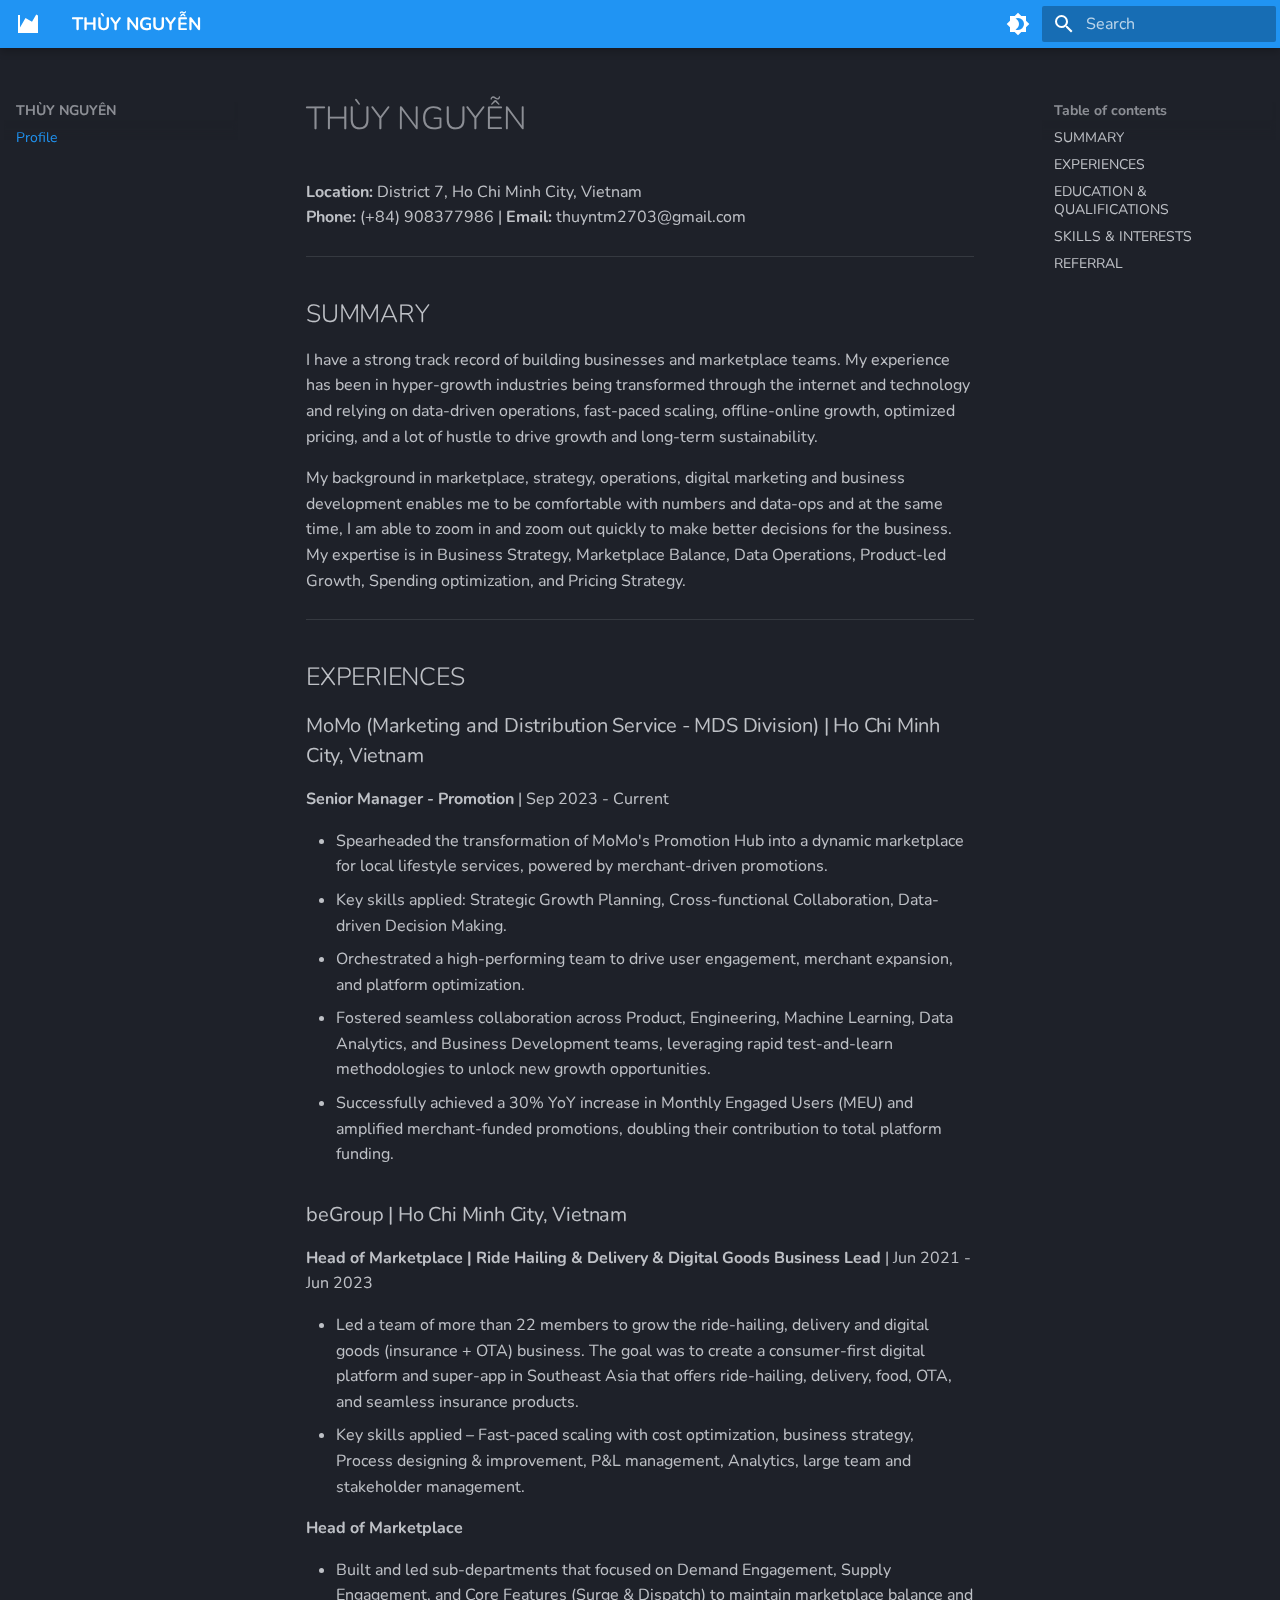
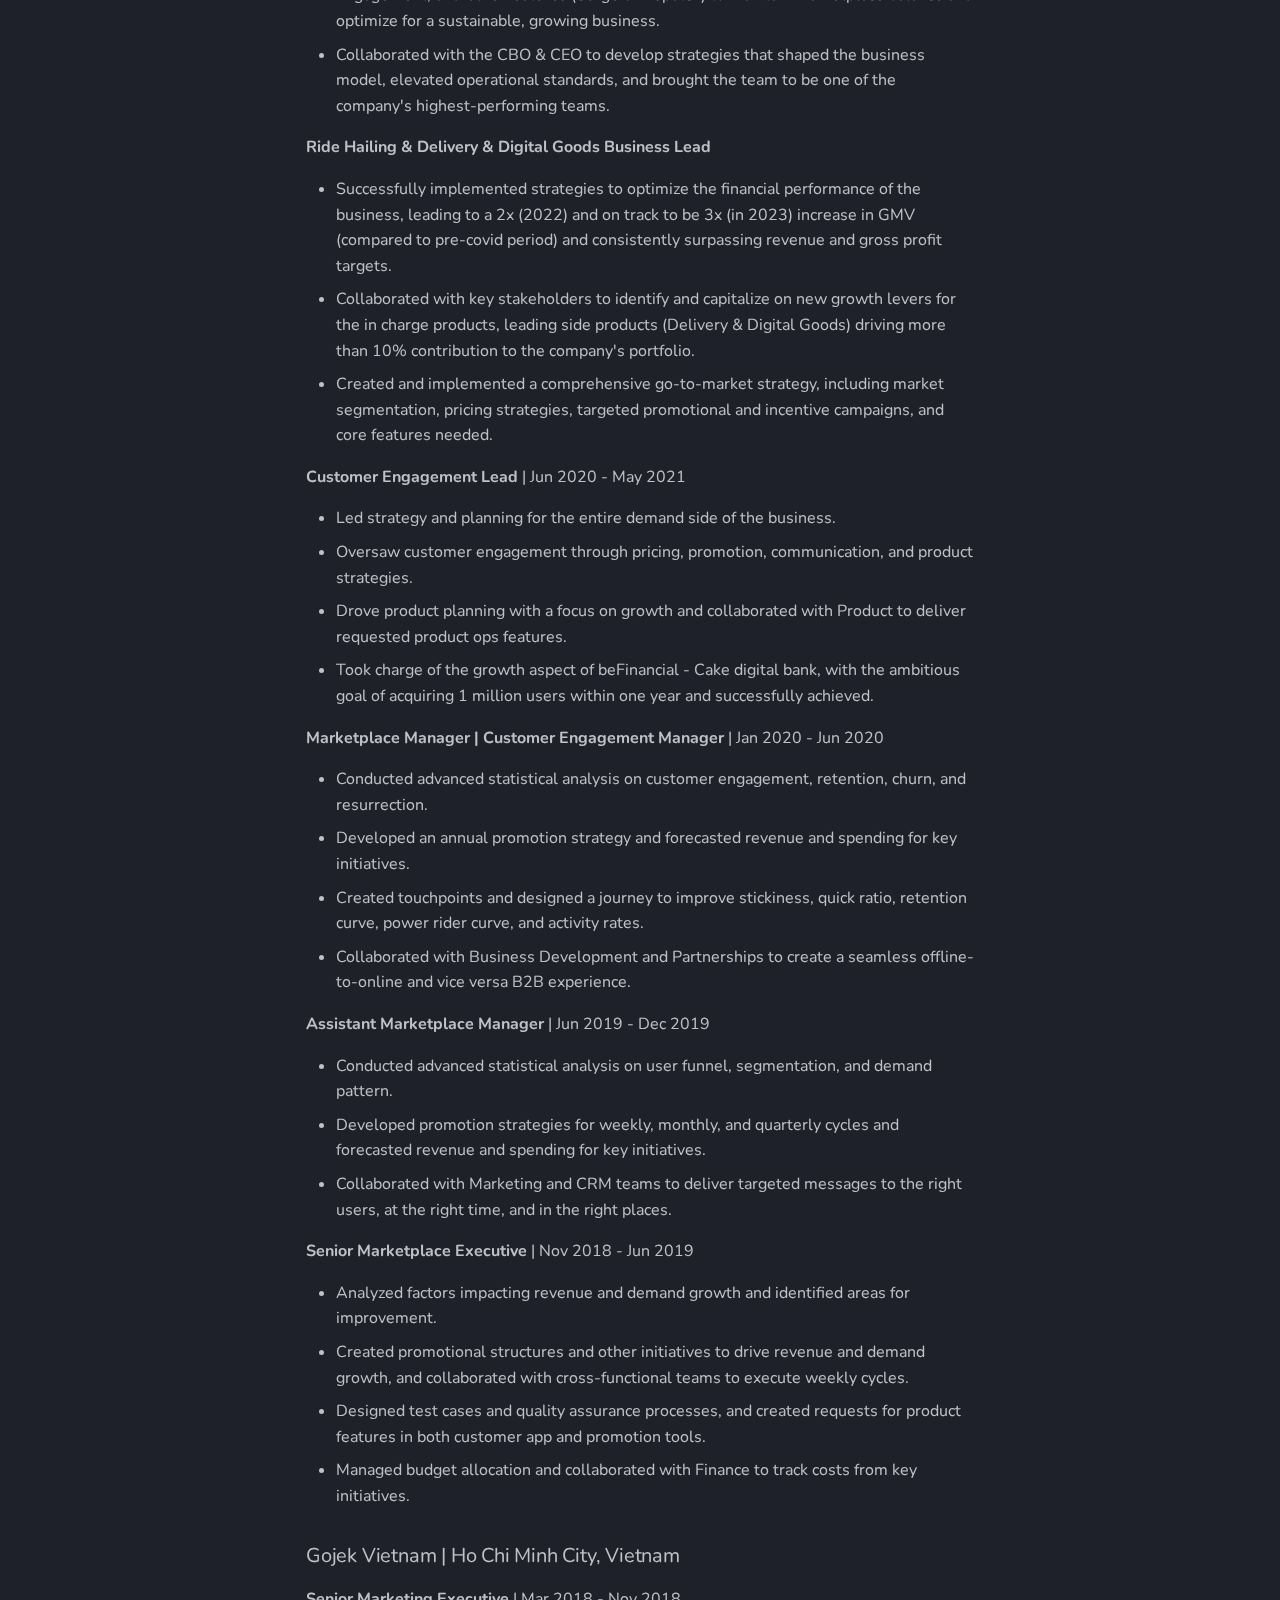
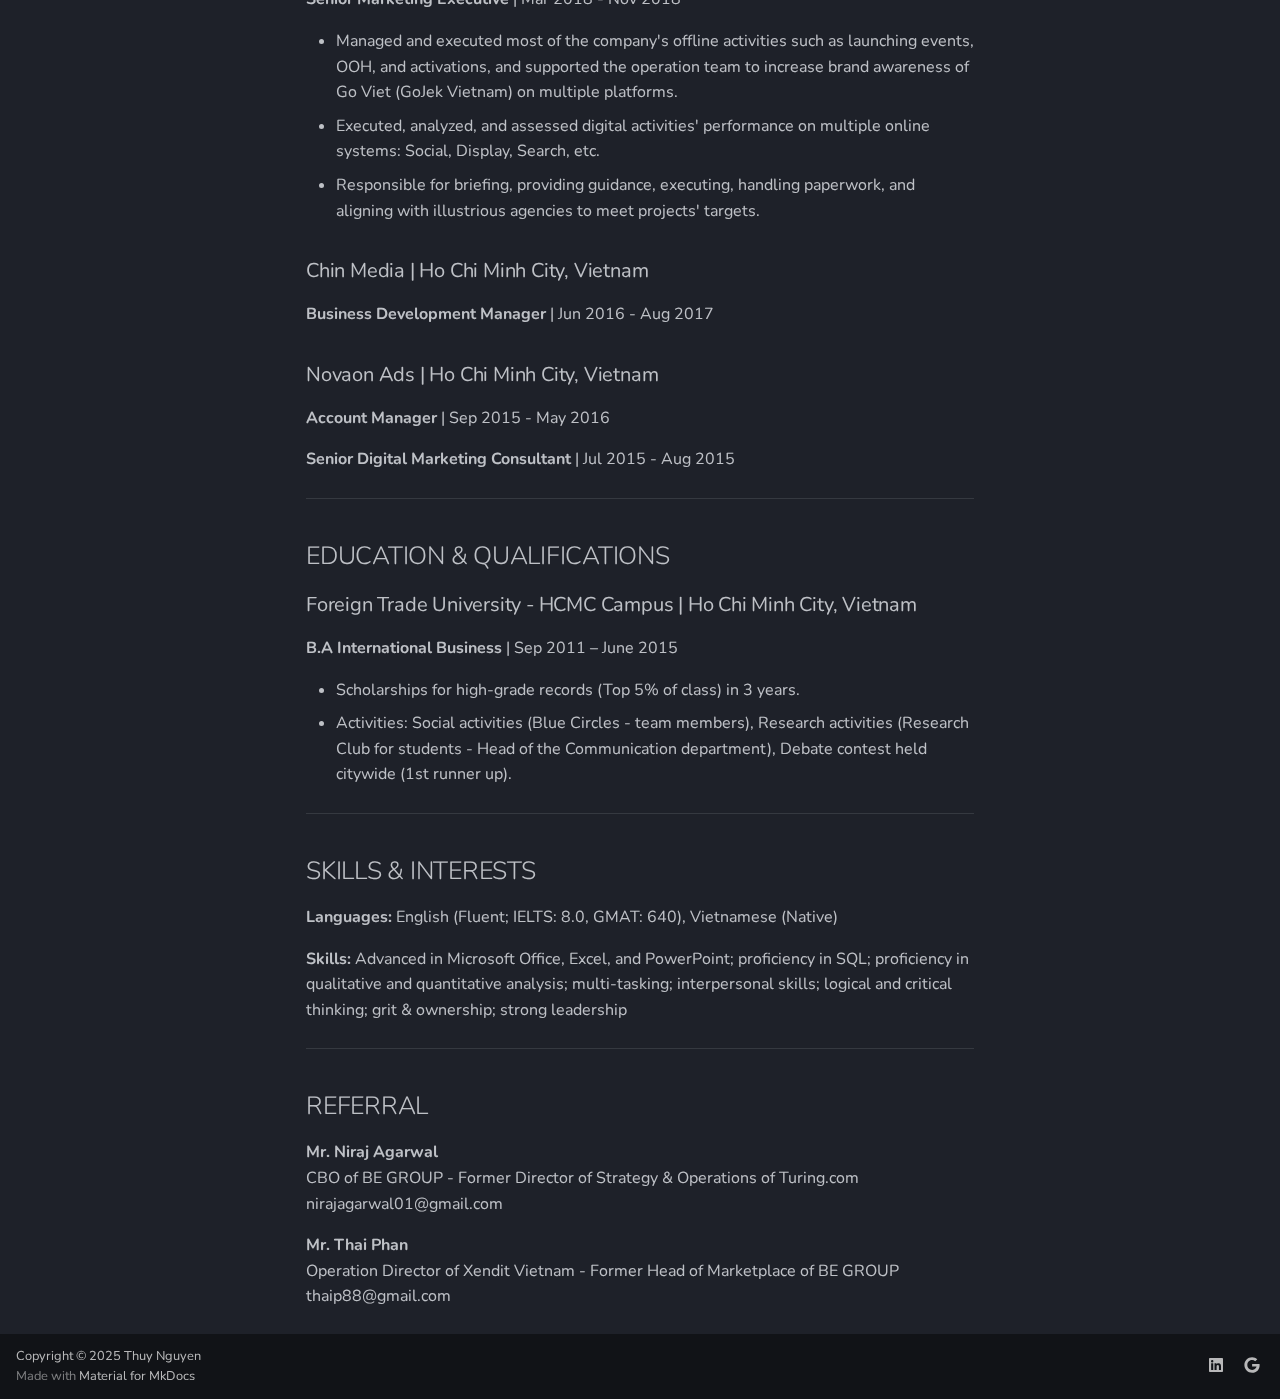
<file: index.html>
<!doctype html>
<html lang="en" class="no-js">
  <head>
    
      <meta charset="utf-8">
      <meta name="viewport" content="width=device-width,initial-scale=1">
      
        <meta name="description" content="Professional resume of Thuy Nguyen">
      
      
        <meta name="author" content="THÙY NGUYỄN">
      
      
      
      
      
        
      
      
      <link rel="icon" href="assets/images/favicon.png">
      <meta name="generator" content="mkdocs-1.6.1, mkdocs-material-9.7.0">
    
    
      
        <title>THÙY NGUYỄN</title>
      
    
    
      <link rel="stylesheet" href="assets/stylesheets/main.618322db.min.css">
      
        
        <link rel="stylesheet" href="assets/stylesheets/palette.ab4e12ef.min.css">
      
      


    
    
      
    
    
      
        
        
        <link rel="preconnect" href="https://fonts.gstatic.com" crossorigin>
        <link rel="stylesheet" href="https://fonts.googleapis.com/css?family=Nunito:300,300i,400,400i,700,700i%7CNunito+Sans:400,400i,700,700i&display=fallback">
        <style>:root{--md-text-font:"Nunito";--md-code-font:"Nunito Sans"}</style>
      
    
    
      <link rel="stylesheet" href="extra.css">
    
    <script>__md_scope=new URL(".",location),__md_hash=e=>[...e].reduce(((e,_)=>(e<<5)-e+_.charCodeAt(0)),0),__md_get=(e,_=localStorage,t=__md_scope)=>JSON.parse(_.getItem(t.pathname+"."+e)),__md_set=(e,_,t=localStorage,a=__md_scope)=>{try{t.setItem(a.pathname+"."+e,JSON.stringify(_))}catch(e){}}</script>
    
      

    
    
  </head>
  
  
    
    
      
    
    
    
    
    <body dir="ltr" data-md-color-scheme="slate" data-md-color-primary="blue" data-md-color-accent="indigo">
  
    
    <input class="md-toggle" data-md-toggle="drawer" type="checkbox" id="__drawer" autocomplete="off">
    <input class="md-toggle" data-md-toggle="search" type="checkbox" id="__search" autocomplete="off">
    <label class="md-overlay" for="__drawer"></label>
    <div data-md-component="skip">
      
        
        <a href="#thuy-nguyen" class="md-skip">
          Skip to content
        </a>
      
    </div>
    <div data-md-component="announce">
      
    </div>
    
    
      

  

<header class="md-header md-header--shadow" data-md-component="header">
  <nav class="md-header__inner md-grid" aria-label="Header">
    <a href="." title="THÙY NGUYỄN" class="md-header__button md-logo" aria-label="THÙY NGUYỄN" data-md-component="logo">
      
  
  <svg xmlns="http://www.w3.org/2000/svg" viewBox="0 0 24 24"><path d="M22 21H2V3h2v12.54L9.5 6 16 9.78l4.24-7.33 1.73 1z"/></svg>

    </a>
    <label class="md-header__button md-icon" for="__drawer">
      
      <svg xmlns="http://www.w3.org/2000/svg" viewBox="0 0 24 24"><path d="M3 6h18v2H3zm0 5h18v2H3zm0 5h18v2H3z"/></svg>
    </label>
    <div class="md-header__title" data-md-component="header-title">
      <div class="md-header__ellipsis">
        <div class="md-header__topic">
          <span class="md-ellipsis">
            THÙY NGUYỄN
          </span>
        </div>
        <div class="md-header__topic" data-md-component="header-topic">
          <span class="md-ellipsis">
            
              Profile
            
          </span>
        </div>
      </div>
    </div>
    
      
        <form class="md-header__option" data-md-component="palette">
  
    
    
    
    <input class="md-option" data-md-color-media="" data-md-color-scheme="slate" data-md-color-primary="blue" data-md-color-accent="indigo"  aria-label="Switch to light mode"  type="radio" name="__palette" id="__palette_0">
    
      <label class="md-header__button md-icon" title="Switch to light mode" for="__palette_1" hidden>
        <svg xmlns="http://www.w3.org/2000/svg" viewBox="0 0 24 24"><path d="M12 18c-.89 0-1.74-.2-2.5-.55C11.56 16.5 13 14.42 13 12s-1.44-4.5-3.5-5.45C10.26 6.2 11.11 6 12 6a6 6 0 0 1 6 6 6 6 0 0 1-6 6m8-9.31V4h-4.69L12 .69 8.69 4H4v4.69L.69 12 4 15.31V20h4.69L12 23.31 15.31 20H20v-4.69L23.31 12z"/></svg>
      </label>
    
  
    
    
    
    <input class="md-option" data-md-color-media="" data-md-color-scheme="default" data-md-color-primary="blue" data-md-color-accent="indigo"  aria-label="Switch to dark mode"  type="radio" name="__palette" id="__palette_1">
    
      <label class="md-header__button md-icon" title="Switch to dark mode" for="__palette_0" hidden>
        <svg xmlns="http://www.w3.org/2000/svg" viewBox="0 0 24 24"><path d="M12 8a4 4 0 0 0-4 4 4 4 0 0 0 4 4 4 4 0 0 0 4-4 4 4 0 0 0-4-4m0 10a6 6 0 0 1-6-6 6 6 0 0 1 6-6 6 6 0 0 1 6 6 6 6 0 0 1-6 6m8-9.31V4h-4.69L12 .69 8.69 4H4v4.69L.69 12 4 15.31V20h4.69L12 23.31 15.31 20H20v-4.69L23.31 12z"/></svg>
      </label>
    
  
</form>
      
    
    
      <script>var palette=__md_get("__palette");if(palette&&palette.color){if("(prefers-color-scheme)"===palette.color.media){var media=matchMedia("(prefers-color-scheme: light)"),input=document.querySelector(media.matches?"[data-md-color-media='(prefers-color-scheme: light)']":"[data-md-color-media='(prefers-color-scheme: dark)']");palette.color.media=input.getAttribute("data-md-color-media"),palette.color.scheme=input.getAttribute("data-md-color-scheme"),palette.color.primary=input.getAttribute("data-md-color-primary"),palette.color.accent=input.getAttribute("data-md-color-accent")}for(var[key,value]of Object.entries(palette.color))document.body.setAttribute("data-md-color-"+key,value)}</script>
    
    
    
      
      
        <label class="md-header__button md-icon" for="__search">
          
          <svg xmlns="http://www.w3.org/2000/svg" viewBox="0 0 24 24"><path d="M9.5 3A6.5 6.5 0 0 1 16 9.5c0 1.61-.59 3.09-1.56 4.23l.27.27h.79l5 5-1.5 1.5-5-5v-.79l-.27-.27A6.52 6.52 0 0 1 9.5 16 6.5 6.5 0 0 1 3 9.5 6.5 6.5 0 0 1 9.5 3m0 2C7 5 5 7 5 9.5S7 14 9.5 14 14 12 14 9.5 12 5 9.5 5"/></svg>
        </label>
        <div class="md-search" data-md-component="search" role="dialog">
  <label class="md-search__overlay" for="__search"></label>
  <div class="md-search__inner" role="search">
    <form class="md-search__form" name="search">
      <input type="text" class="md-search__input" name="query" aria-label="Search" placeholder="Search" autocapitalize="off" autocorrect="off" autocomplete="off" spellcheck="false" data-md-component="search-query" required>
      <label class="md-search__icon md-icon" for="__search">
        
        <svg xmlns="http://www.w3.org/2000/svg" viewBox="0 0 24 24"><path d="M9.5 3A6.5 6.5 0 0 1 16 9.5c0 1.61-.59 3.09-1.56 4.23l.27.27h.79l5 5-1.5 1.5-5-5v-.79l-.27-.27A6.52 6.52 0 0 1 9.5 16 6.5 6.5 0 0 1 3 9.5 6.5 6.5 0 0 1 9.5 3m0 2C7 5 5 7 5 9.5S7 14 9.5 14 14 12 14 9.5 12 5 9.5 5"/></svg>
        
        <svg xmlns="http://www.w3.org/2000/svg" viewBox="0 0 24 24"><path d="M20 11v2H8l5.5 5.5-1.42 1.42L4.16 12l7.92-7.92L13.5 5.5 8 11z"/></svg>
      </label>
      <nav class="md-search__options" aria-label="Search">
        
        <button type="reset" class="md-search__icon md-icon" title="Clear" aria-label="Clear" tabindex="-1">
          
          <svg xmlns="http://www.w3.org/2000/svg" viewBox="0 0 24 24"><path d="M19 6.41 17.59 5 12 10.59 6.41 5 5 6.41 10.59 12 5 17.59 6.41 19 12 13.41 17.59 19 19 17.59 13.41 12z"/></svg>
        </button>
      </nav>
      
    </form>
    <div class="md-search__output">
      <div class="md-search__scrollwrap" tabindex="0" data-md-scrollfix>
        <div class="md-search-result" data-md-component="search-result">
          <div class="md-search-result__meta">
            Initializing search
          </div>
          <ol class="md-search-result__list" role="presentation"></ol>
        </div>
      </div>
    </div>
  </div>
</div>
      
    
    
  </nav>
  
</header>
    
    <div class="md-container" data-md-component="container">
      
      
        
          
        
      
      <main class="md-main" data-md-component="main">
        <div class="md-main__inner md-grid">
          
            
              
              <div class="md-sidebar md-sidebar--primary" data-md-component="sidebar" data-md-type="navigation" >
                <div class="md-sidebar__scrollwrap">
                  <div class="md-sidebar__inner">
                    



<nav class="md-nav md-nav--primary" aria-label="Navigation" data-md-level="0">
  <label class="md-nav__title" for="__drawer">
    <a href="." title="THÙY NGUYỄN" class="md-nav__button md-logo" aria-label="THÙY NGUYỄN" data-md-component="logo">
      
  
  <svg xmlns="http://www.w3.org/2000/svg" viewBox="0 0 24 24"><path d="M22 21H2V3h2v12.54L9.5 6 16 9.78l4.24-7.33 1.73 1z"/></svg>

    </a>
    THÙY NGUYỄN
  </label>
  
  <ul class="md-nav__list" data-md-scrollfix>
    
      
      
  
  
    
  
  
  
    <li class="md-nav__item md-nav__item--active">
      
      <input class="md-nav__toggle md-toggle" type="checkbox" id="__toc">
      
      
        
      
      
        <label class="md-nav__link md-nav__link--active" for="__toc">
          
  
  
  <span class="md-ellipsis">
    
  
    Profile
  

    
  </span>
  
  

          <span class="md-nav__icon md-icon"></span>
        </label>
      
      <a href="." class="md-nav__link md-nav__link--active">
        
  
  
  <span class="md-ellipsis">
    
  
    Profile
  

    
  </span>
  
  

      </a>
      
        

<nav class="md-nav md-nav--secondary" aria-label="Table of contents">
  
  
  
    
  
  
    <label class="md-nav__title" for="__toc">
      <span class="md-nav__icon md-icon"></span>
      Table of contents
    </label>
    <ul class="md-nav__list" data-md-component="toc" data-md-scrollfix>
      
        <li class="md-nav__item">
  <a href="#summary" class="md-nav__link">
    <span class="md-ellipsis">
      
        SUMMARY
      
    </span>
  </a>
  
</li>
      
        <li class="md-nav__item">
  <a href="#experiences" class="md-nav__link">
    <span class="md-ellipsis">
      
        EXPERIENCES
      
    </span>
  </a>
  
</li>
      
        <li class="md-nav__item">
  <a href="#education-qualifications" class="md-nav__link">
    <span class="md-ellipsis">
      
        EDUCATION &amp; QUALIFICATIONS
      
    </span>
  </a>
  
</li>
      
        <li class="md-nav__item">
  <a href="#skills-interests" class="md-nav__link">
    <span class="md-ellipsis">
      
        SKILLS &amp; INTERESTS
      
    </span>
  </a>
  
</li>
      
        <li class="md-nav__item">
  <a href="#referral" class="md-nav__link">
    <span class="md-ellipsis">
      
        REFERRAL
      
    </span>
  </a>
  
</li>
      
    </ul>
  
</nav>
      
    </li>
  

    
  </ul>
</nav>
                  </div>
                </div>
              </div>
            
            
              
              <div class="md-sidebar md-sidebar--secondary" data-md-component="sidebar" data-md-type="toc" >
                <div class="md-sidebar__scrollwrap">
                  <div class="md-sidebar__inner">
                    

<nav class="md-nav md-nav--secondary" aria-label="Table of contents">
  
  
  
    
  
  
    <label class="md-nav__title" for="__toc">
      <span class="md-nav__icon md-icon"></span>
      Table of contents
    </label>
    <ul class="md-nav__list" data-md-component="toc" data-md-scrollfix>
      
        <li class="md-nav__item">
  <a href="#summary" class="md-nav__link">
    <span class="md-ellipsis">
      
        SUMMARY
      
    </span>
  </a>
  
</li>
      
        <li class="md-nav__item">
  <a href="#experiences" class="md-nav__link">
    <span class="md-ellipsis">
      
        EXPERIENCES
      
    </span>
  </a>
  
</li>
      
        <li class="md-nav__item">
  <a href="#education-qualifications" class="md-nav__link">
    <span class="md-ellipsis">
      
        EDUCATION &amp; QUALIFICATIONS
      
    </span>
  </a>
  
</li>
      
        <li class="md-nav__item">
  <a href="#skills-interests" class="md-nav__link">
    <span class="md-ellipsis">
      
        SKILLS &amp; INTERESTS
      
    </span>
  </a>
  
</li>
      
        <li class="md-nav__item">
  <a href="#referral" class="md-nav__link">
    <span class="md-ellipsis">
      
        REFERRAL
      
    </span>
  </a>
  
</li>
      
    </ul>
  
</nav>
                  </div>
                </div>
              </div>
            
          
          
            <div class="md-content" data-md-component="content">
              
              <article class="md-content__inner md-typeset">
                
                  



<h1 id="thuy-nguyen">THÙY NGUYỄN</h1>
<p><strong>Location:</strong> District 7, Ho Chi Minh City, Vietnam<br />
<strong>Phone:</strong> (+84) 908377986 | <strong>Email:</strong> thuyntm2703@gmail.com</p>
<hr />
<h2 id="summary">SUMMARY</h2>
<p>I have a strong track record of building businesses and marketplace teams. My experience has been in hyper-growth industries being transformed through the internet and technology and relying on data-driven operations, fast-paced scaling, offline-online growth, optimized pricing, and a lot of hustle to drive growth and long-term sustainability.</p>
<p>My background in marketplace, strategy, operations, digital marketing and business development enables me to be comfortable with numbers and data-ops and at the same time, I am able to zoom in and zoom out quickly to make better decisions for the business. My expertise is in Business Strategy, Marketplace Balance, Data Operations, Product-led Growth, Spending optimization, and Pricing Strategy.</p>
<hr />
<h2 id="experiences">EXPERIENCES</h2>
<h3 id="momo-marketing-and-distribution-service-mds-division-ho-chi-minh-city-vietnam">MoMo (Marketing and Distribution Service - MDS Division) | Ho Chi Minh City, Vietnam</h3>
<p><strong>Senior Manager - Promotion</strong> | Sep 2023 - Current</p>
<ul>
<li>Spearheaded the transformation of MoMo's Promotion Hub into a dynamic marketplace for local lifestyle services, powered by merchant-driven promotions.</li>
<li>Key skills applied: Strategic Growth Planning, Cross-functional Collaboration, Data-driven Decision Making.</li>
<li>Orchestrated a high-performing team to drive user engagement, merchant expansion, and platform optimization.</li>
<li>Fostered seamless collaboration across Product, Engineering, Machine Learning, Data Analytics, and Business Development teams, leveraging rapid test-and-learn methodologies to unlock new growth opportunities.</li>
<li>Successfully achieved a 30% YoY increase in Monthly Engaged Users (MEU) and amplified merchant-funded promotions, doubling their contribution to total platform funding.</li>
</ul>
<h3 id="begroup-ho-chi-minh-city-vietnam">beGroup | Ho Chi Minh City, Vietnam</h3>
<p><strong>Head of Marketplace | Ride Hailing &amp; Delivery &amp; Digital Goods Business Lead</strong> | Jun 2021 - Jun 2023</p>
<ul>
<li>Led a team of more than 22 members to grow the ride-hailing, delivery and digital goods (insurance + OTA) business. The goal was to create a consumer-first digital platform and super-app in Southeast Asia that offers ride-hailing, delivery, food, OTA, and seamless insurance products.</li>
<li>Key skills applied – Fast-paced scaling with cost optimization, business strategy, Process designing &amp; improvement, P&amp;L management, Analytics, large team and stakeholder management.</li>
</ul>
<p><strong>Head of Marketplace</strong></p>
<ul>
<li>Built and led sub-departments that focused on Demand Engagement, Supply Engagement, and Core Features (Surge &amp; Dispatch) to maintain marketplace balance and optimize for a sustainable, growing business.</li>
<li>Collaborated with the CBO &amp; CEO to develop strategies that shaped the business model, elevated operational standards, and brought the team to be one of the company's highest-performing teams.</li>
</ul>
<p><strong>Ride Hailing &amp; Delivery &amp; Digital Goods Business Lead</strong></p>
<ul>
<li>Successfully implemented strategies to optimize the financial performance of the business, leading to a 2x (2022) and on track to be 3x (in 2023) increase in GMV (compared to pre-covid period) and consistently surpassing revenue and gross profit targets.</li>
<li>Collaborated with key stakeholders to identify and capitalize on new growth levers for the in charge products, leading side products (Delivery &amp; Digital Goods) driving more than 10% contribution to the company's portfolio.</li>
<li>Created and implemented a comprehensive go-to-market strategy, including market segmentation, pricing strategies, targeted promotional and incentive campaigns, and core features needed.</li>
</ul>
<p><strong>Customer Engagement Lead</strong> | Jun 2020 - May 2021</p>
<ul>
<li>Led strategy and planning for the entire demand side of the business.</li>
<li>Oversaw customer engagement through pricing, promotion, communication, and product strategies.</li>
<li>Drove product planning with a focus on growth and collaborated with Product to deliver requested product ops features.</li>
<li>Took charge of the growth aspect of beFinancial - Cake digital bank, with the ambitious goal of acquiring 1 million users within one year and successfully achieved.</li>
</ul>
<p><strong>Marketplace Manager | Customer Engagement Manager</strong> | Jan 2020 - Jun 2020</p>
<ul>
<li>Conducted advanced statistical analysis on customer engagement, retention, churn, and resurrection.</li>
<li>Developed an annual promotion strategy and forecasted revenue and spending for key initiatives.</li>
<li>Created touchpoints and designed a journey to improve stickiness, quick ratio, retention curve, power rider curve, and activity rates.</li>
<li>Collaborated with Business Development and Partnerships to create a seamless offline-to-online and vice versa B2B experience.</li>
</ul>
<p><strong>Assistant Marketplace Manager</strong> | Jun 2019 - Dec 2019</p>
<ul>
<li>Conducted advanced statistical analysis on user funnel, segmentation, and demand pattern.</li>
<li>Developed promotion strategies for weekly, monthly, and quarterly cycles and forecasted revenue and spending for key initiatives.</li>
<li>Collaborated with Marketing and CRM teams to deliver targeted messages to the right users, at the right time, and in the right places.</li>
</ul>
<p><strong>Senior Marketplace Executive</strong> | Nov 2018 - Jun 2019</p>
<ul>
<li>Analyzed factors impacting revenue and demand growth and identified areas for improvement.</li>
<li>Created promotional structures and other initiatives to drive revenue and demand growth, and collaborated with cross-functional teams to execute weekly cycles.</li>
<li>Designed test cases and quality assurance processes, and created requests for product features in both customer app and promotion tools.</li>
<li>Managed budget allocation and collaborated with Finance to track costs from key initiatives.</li>
</ul>
<h3 id="gojek-vietnam-ho-chi-minh-city-vietnam">Gojek Vietnam | Ho Chi Minh City, Vietnam</h3>
<p><strong>Senior Marketing Executive</strong> | Mar 2018 - Nov 2018</p>
<ul>
<li>Managed and executed most of the company's offline activities such as launching events, OOH, and activations, and supported the operation team to increase brand awareness of Go Viet (GoJek Vietnam) on multiple platforms.</li>
<li>Executed, analyzed, and assessed digital activities' performance on multiple online systems: Social, Display, Search, etc.</li>
<li>Responsible for briefing, providing guidance, executing, handling paperwork, and aligning with illustrious agencies to meet projects' targets.</li>
</ul>
<h3 id="chin-media-ho-chi-minh-city-vietnam">Chin Media | Ho Chi Minh City, Vietnam</h3>
<p><strong>Business Development Manager</strong> | Jun 2016 - Aug 2017</p>
<h3 id="novaon-ads-ho-chi-minh-city-vietnam">Novaon Ads | Ho Chi Minh City, Vietnam</h3>
<p><strong>Account Manager</strong> | Sep 2015 - May 2016</p>
<p><strong>Senior Digital Marketing Consultant</strong> | Jul 2015 - Aug 2015</p>
<hr />
<h2 id="education-qualifications">EDUCATION &amp; QUALIFICATIONS</h2>
<h3 id="foreign-trade-university-hcmc-campus-ho-chi-minh-city-vietnam">Foreign Trade University - HCMC Campus | Ho Chi Minh City, Vietnam</h3>
<p><strong>B.A International Business</strong> | Sep 2011 – June 2015</p>
<ul>
<li>Scholarships for high-grade records (Top 5% of class) in 3 years.</li>
<li>Activities: Social activities (Blue Circles - team members), Research activities (Research Club for students - Head of the Communication department), Debate contest held citywide (1st runner up).</li>
</ul>
<hr />
<h2 id="skills-interests">SKILLS &amp; INTERESTS</h2>
<p><strong>Languages:</strong> English (Fluent; IELTS: 8.0, GMAT: 640), Vietnamese (Native)</p>
<p><strong>Skills:</strong> Advanced in Microsoft Office, Excel, and PowerPoint; proficiency in SQL; proficiency in qualitative and quantitative analysis; multi-tasking; interpersonal skills; logical and critical thinking; grit &amp; ownership; strong leadership</p>
<hr />
<h2 id="referral">REFERRAL</h2>
<p><strong>Mr. Niraj Agarwal</strong><br />
CBO of BE GROUP - Former Director of Strategy &amp; Operations of Turing.com<br />
nirajagarwal01@gmail.com</p>
<p><strong>Mr. Thai Phan</strong><br />
Operation Director of Xendit Vietnam - Former Head of Marketplace of BE GROUP<br />
thaip88@gmail.com</p>












                
              </article>
            </div>
          
          
<script>var target=document.getElementById(location.hash.slice(1));target&&target.name&&(target.checked=target.name.startsWith("__tabbed_"))</script>
        </div>
        
      </main>
      
        <footer class="md-footer">
  
    
  
  <div class="md-footer-meta md-typeset">
    <div class="md-footer-meta__inner md-grid">
      <div class="md-copyright">
  
    <div class="md-copyright__highlight">
      Copyright &copy; 2025 Thuy Nguyen
    </div>
  
  
    Made with
    <a href="https://squidfunk.github.io/mkdocs-material/" target="_blank" rel="noopener">
      Material for MkDocs
    </a>
  
</div>
      
        
<div class="md-social">
  
    
    
    
    
      
      
    
    <a href="https://www.linkedin.com/in/thuyntm2703" target="_blank" rel="noopener" title="www.linkedin.com" class="md-social__link">
      <svg xmlns="http://www.w3.org/2000/svg" viewBox="0 0 448 512"><!--! Font Awesome Free 7.1.0 by @fontawesome - https://fontawesome.com License - https://fontawesome.com/license/free (Icons: CC BY 4.0, Fonts: SIL OFL 1.1, Code: MIT License) Copyright 2025 Fonticons, Inc.--><path d="M416 32H31.9C14.3 32 0 46.5 0 64.3v383.4C0 465.5 14.3 480 31.9 480H416c17.6 0 32-14.5 32-32.3V64.3c0-17.8-14.4-32.3-32-32.3M135.4 416H69V202.2h66.5V416zM102.2 96a38.5 38.5 0 1 1 0 77 38.5 38.5 0 1 1 0-77m282.1 320h-66.4V312c0-24.8-.5-56.7-34.5-56.7-34.6 0-39.9 27-39.9 54.9V416h-66.4V202.2h63.7v29.2h.9c8.9-16.8 30.6-34.5 62.9-34.5 67.2 0 79.7 44.3 79.7 101.9z"/></svg>
    </a>
  
    
    
    
    
    <a href="mailto:thuyntm2703@gmail.com" target="_blank" rel="noopener" title="" class="md-social__link">
      <svg xmlns="http://www.w3.org/2000/svg" viewBox="0 0 512 512"><!--! Font Awesome Free 7.1.0 by @fontawesome - https://fontawesome.com License - https://fontawesome.com/license/free (Icons: CC BY 4.0, Fonts: SIL OFL 1.1, Code: MIT License) Copyright 2025 Fonticons, Inc.--><path d="M500 261.8C500 403.3 403.1 504 260 504 122.8 504 12 393.2 12 256S122.8 8 260 8c66.8 0 123 24.5 166.3 64.9l-67.5 64.9C270.5 52.6 106.3 116.6 106.3 256c0 86.5 69.1 156.6 153.7 156.6 98.2 0 135-70.4 140.8-106.9H260v-85.3h236.1c2.3 12.7 3.9 24.9 3.9 41.4"/></svg>
    </a>
  
</div>
      
    </div>
  </div>
</footer>
      
    </div>
    <div class="md-dialog" data-md-component="dialog">
      <div class="md-dialog__inner md-typeset"></div>
    </div>
    
    
    
      
      
      <script id="__config" type="application/json">{"annotate": null, "base": ".", "features": ["navigation.instant", "navigation.tracking", "navigation.footer"], "search": "assets/javascripts/workers/search.7a47a382.min.js", "tags": null, "translations": {"clipboard.copied": "Copied to clipboard", "clipboard.copy": "Copy to clipboard", "search.result.more.one": "1 more on this page", "search.result.more.other": "# more on this page", "search.result.none": "No matching documents", "search.result.one": "1 matching document", "search.result.other": "# matching documents", "search.result.placeholder": "Type to start searching", "search.result.term.missing": "Missing", "select.version": "Select version"}, "version": null}</script>
    
    
      <script src="assets/javascripts/bundle.e71a0d61.min.js"></script>
      
    
  </body>
</html>
</file>
<file: extra.css>
/* REMOVE or comment out this section */
/*
.md-sidebar.md-sidebar--secondary {
    display: none !important;
}
*/

/* Keep the rest of your CSS for centering content */
.md-content {
    max-width: 1200px !important;
    margin: 0 auto !important;
    padding: 0 2rem !important;
}

.md-main__inner {
    margin-left: 0 !important;
    margin-right: 0 !important;
}

.md-grid {
    max-width: 100% !important;
}
</file>
<file: assets/stylesheets/main.618322db.min.css>
@charset "UTF-8";html{-webkit-text-size-adjust:none;-moz-text-size-adjust:none;text-size-adjust:none;box-sizing:border-box}*,:after,:before{box-sizing:inherit}@media (prefers-reduced-motion){*,:after,:before{transition:none!important}}body{margin:0}a,button,input,label{-webkit-tap-highlight-color:transparent}a{color:inherit;text-decoration:none}hr{border:0;box-sizing:initial;display:block;height:.05rem;overflow:visible;padding:0}small{font-size:80%}sub,sup{line-height:1em}img{border-style:none}table{border-collapse:initial;border-spacing:0}td,th{font-weight:400;vertical-align:top}button{background:#0000;border:0;font-family:inherit;font-size:inherit;margin:0;padding:0}input{border:0;outline:none}:root{--md-primary-fg-color:#4051b5;--md-primary-fg-color--light:#5d6cc0;--md-primary-fg-color--dark:#303fa1;--md-primary-bg-color:#fff;--md-primary-bg-color--light:#ffffffb3;--md-accent-fg-color:#526cfe;--md-accent-fg-color--transparent:#526cfe1a;--md-accent-bg-color:#fff;--md-accent-bg-color--light:#ffffffb3}[data-md-color-scheme=default]{color-scheme:light}[data-md-color-scheme=default] img[src$="#gh-dark-mode-only"],[data-md-color-scheme=default] img[src$="#only-dark"]{display:none}:root,[data-md-color-scheme=default]{--md-hue:225deg;--md-default-fg-color:#000000de;--md-default-fg-color--light:#0000008a;--md-default-fg-color--lighter:#00000052;--md-default-fg-color--lightest:#00000012;--md-default-bg-color:#fff;--md-default-bg-color--light:#ffffffb3;--md-default-bg-color--lighter:#ffffff4d;--md-default-bg-color--lightest:#ffffff1f;--md-code-fg-color:#36464e;--md-code-bg-color:#f5f5f5;--md-code-bg-color--light:#f5f5f5b3;--md-code-bg-color--lighter:#f5f5f54d;--md-code-hl-color:#4287ff;--md-code-hl-color--light:#4287ff1a;--md-code-hl-number-color:#d52a2a;--md-code-hl-special-color:#db1457;--md-code-hl-function-color:#a846b9;--md-code-hl-constant-color:#6e59d9;--md-code-hl-keyword-color:#3f6ec6;--md-code-hl-string-color:#1c7d4d;--md-code-hl-name-color:var(--md-code-fg-color);--md-code-hl-operator-color:var(--md-default-fg-color--light);--md-code-hl-punctuation-color:var(--md-default-fg-color--light);--md-code-hl-comment-color:var(--md-default-fg-color--light);--md-code-hl-generic-color:var(--md-default-fg-color--light);--md-code-hl-variable-color:var(--md-default-fg-color--light);--md-typeset-color:var(--md-default-fg-color);--md-typeset-a-color:var(--md-primary-fg-color);--md-typeset-del-color:#f5503d26;--md-typeset-ins-color:#0bd57026;--md-typeset-kbd-color:#fafafa;--md-typeset-kbd-accent-color:#fff;--md-typeset-kbd-border-color:#b8b8b8;--md-typeset-mark-color:#ffff0080;--md-typeset-table-color:#0000001f;--md-typeset-table-color--light:rgba(0,0,0,.035);--md-admonition-fg-color:var(--md-default-fg-color);--md-admonition-bg-color:var(--md-default-bg-color);--md-warning-fg-color:#000000de;--md-warning-bg-color:#ff9;--md-footer-fg-color:#fff;--md-footer-fg-color--light:#ffffffb3;--md-footer-fg-color--lighter:#ffffff73;--md-footer-bg-color:#000000de;--md-footer-bg-color--dark:#00000052;--md-shadow-z1:0 0.2rem 0.5rem #0000000d,0 0 0.05rem #0000001a;--md-shadow-z2:0 0.2rem 0.5rem #0000001a,0 0 0.05rem #00000040;--md-shadow-z3:0 0.2rem 0.5rem #0003,0 0 0.05rem #00000059}.md-icon svg{fill:currentcolor;display:block;height:1.2rem;width:1.2rem}body{-webkit-font-smoothing:antialiased;-moz-osx-font-smoothing:grayscale;--md-text-font-family:var(--md-text-font,_),-apple-system,BlinkMacSystemFont,Helvetica,Arial,sans-serif;--md-code-font-family:var(--md-code-font,_),SFMono-Regular,Consolas,Menlo,monospace}aside,body,input{font-feature-settings:"kern","liga";color:var(--md-typeset-color);font-family:var(--md-text-font-family)}code,kbd,pre{font-feature-settings:"kern";font-family:var(--md-code-font-family)}:root{--md-typeset-table-sort-icon:url('data:image/svg+xml;charset=utf-8,<svg xmlns="http://www.w3.org/2000/svg" viewBox="0 0 24 24"><path d="m18 21-4-4h3V7h-3l4-4 4 4h-3v10h3M2 19v-2h10v2M2 13v-2h7v2M2 7V5h4v2z"/></svg>');--md-typeset-table-sort-icon--asc:url('data:image/svg+xml;charset=utf-8,<svg xmlns="http://www.w3.org/2000/svg" viewBox="0 0 24 24"><path d="M19 17h3l-4 4-4-4h3V3h2M2 17h10v2H2M6 5v2H2V5m0 6h7v2H2z"/></svg>');--md-typeset-table-sort-icon--desc:url('data:image/svg+xml;charset=utf-8,<svg xmlns="http://www.w3.org/2000/svg" viewBox="0 0 24 24"><path d="M19 7h3l-4-4-4 4h3v14h2M2 17h10v2H2M6 5v2H2V5m0 6h7v2H2z"/></svg>')}.md-typeset{-webkit-print-color-adjust:exact;color-adjust:exact;font-size:.8rem;line-height:1.6;overflow-wrap:break-word}@media print{.md-typeset{font-size:.68rem}}.md-typeset blockquote,.md-typeset dl,.md-typeset figure,.md-typeset ol,.md-typeset pre,.md-typeset ul{margin-bottom:1em;margin-top:1em}.md-typeset h1{color:var(--md-default-fg-color--light);font-size:2em;line-height:1.3;margin:0 0 1.25em}.md-typeset h1,.md-typeset h2{font-weight:300;letter-spacing:-.01em}.md-typeset h2{font-size:1.5625em;line-height:1.4;margin:1.6em 0 .64em}.md-typeset h3{font-size:1.25em;font-weight:400;letter-spacing:-.01em;line-height:1.5;margin:1.6em 0 .8em}.md-typeset h2+h3{margin-top:.8em}.md-typeset h4{font-weight:700;letter-spacing:-.01em;margin:1em 0}.md-typeset h5,.md-typeset h6{color:var(--md-default-fg-color--light);font-size:.8em;font-weight:700;letter-spacing:-.01em;margin:1.25em 0}.md-typeset h5{text-transform:uppercase}.md-typeset h5 code{text-transform:none}.md-typeset hr{border-bottom:.05rem solid var(--md-default-fg-color--lightest);display:flow-root;margin:1.5em 0}.md-typeset a{color:var(--md-typeset-a-color);word-break:break-word}.md-typeset a,.md-typeset a:before{transition:color 125ms}.md-typeset a:focus,.md-typeset a:hover{color:var(--md-accent-fg-color)}.md-typeset a:focus code,.md-typeset a:hover code{background-color:var(--md-accent-fg-color--transparent);color:var(--md-accent-fg-color)}.md-typeset a code{color:var(--md-typeset-a-color)}.md-typeset a.focus-visible{outline-color:var(--md-accent-fg-color);outline-offset:.2rem}.md-typeset code,.md-typeset kbd,.md-typeset pre{color:var(--md-code-fg-color);direction:ltr;font-variant-ligatures:none;transition:background-color 125ms}@media print{.md-typeset code,.md-typeset kbd,.md-typeset pre{white-space:pre-wrap}}.md-typeset code{background-color:var(--md-code-bg-color);border-radius:.1rem;-webkit-box-decoration-break:clone;box-decoration-break:clone;font-size:.85em;padding:0 .2941176471em;transition:color 125ms,background-color 125ms;word-break:break-word}.md-typeset code:not(.focus-visible){-webkit-tap-highlight-color:transparent;outline:none}.md-typeset pre{display:flow-root;line-height:1.4;position:relative}.md-typeset pre>code{-webkit-box-decoration-break:slice;box-decoration-break:slice;box-shadow:none;display:block;margin:0;outline-color:var(--md-accent-fg-color);overflow:auto;padding:.7720588235em 1.1764705882em;scrollbar-color:var(--md-default-fg-color--lighter) #0000;scrollbar-width:thin;touch-action:auto;word-break:normal}.md-typeset pre>code:hover{scrollbar-color:var(--md-accent-fg-color) #0000}.md-typeset pre>code::-webkit-scrollbar{height:.2rem;width:.2rem}.md-typeset pre>code::-webkit-scrollbar-thumb{background-color:var(--md-default-fg-color--lighter)}.md-typeset pre>code::-webkit-scrollbar-thumb:hover{background-color:var(--md-accent-fg-color)}.md-typeset kbd{background-color:var(--md-typeset-kbd-color);border-radius:.1rem;box-shadow:0 .1rem 0 .05rem var(--md-typeset-kbd-border-color),0 .1rem 0 var(--md-typeset-kbd-border-color),0 -.1rem .2rem var(--md-typeset-kbd-accent-color) inset;color:var(--md-default-fg-color);display:inline-block;font-size:.75em;padding:0 .6666666667em;vertical-align:text-top;word-break:break-word}.md-typeset mark{background-color:var(--md-typeset-mark-color);-webkit-box-decoration-break:clone;box-decoration-break:clone;color:inherit;word-break:break-word}.md-typeset abbr{cursor:help;text-decoration:none}.md-typeset [data-preview],.md-typeset abbr{border-bottom:.05rem dotted var(--md-default-fg-color--light)}.md-typeset small{opacity:.75}[dir=ltr] .md-typeset sub,[dir=ltr] .md-typeset sup{margin-left:.078125em}[dir=rtl] .md-typeset sub,[dir=rtl] .md-typeset sup{margin-right:.078125em}[dir=ltr] .md-typeset blockquote{padding-left:.6rem}[dir=rtl] .md-typeset blockquote{padding-right:.6rem}[dir=ltr] .md-typeset blockquote{border-left:.2rem solid var(--md-default-fg-color--lighter)}[dir=rtl] .md-typeset blockquote{border-right:.2rem solid var(--md-default-fg-color--lighter)}.md-typeset blockquote{color:var(--md-default-fg-color--light);margin-left:0;margin-right:0}.md-typeset ul{list-style-type:disc}.md-typeset ul[type]{list-style-type:revert-layer}[dir=ltr] .md-typeset ol,[dir=ltr] .md-typeset ul{margin-left:.625em}[dir=rtl] .md-typeset ol,[dir=rtl] .md-typeset ul{margin-right:.625em}.md-typeset ol,.md-typeset ul{padding:0}.md-typeset ol:not([hidden]),.md-typeset ul:not([hidden]){display:flow-root}.md-typeset ol ol,.md-typeset ul ol{list-style-type:lower-alpha}.md-typeset ol ol ol,.md-typeset ul ol ol{list-style-type:lower-roman}.md-typeset ol ol ol ol,.md-typeset ul ol ol ol{list-style-type:upper-alpha}.md-typeset ol ol ol ol ol,.md-typeset ul ol ol ol ol{list-style-type:upper-roman}.md-typeset ol[type],.md-typeset ul[type]{list-style-type:revert-layer}[dir=ltr] .md-typeset ol li,[dir=ltr] .md-typeset ul li{margin-left:1.25em}[dir=rtl] .md-typeset ol li,[dir=rtl] .md-typeset ul li{margin-right:1.25em}.md-typeset ol li,.md-typeset ul li{margin-bottom:.5em}.md-typeset ol li blockquote,.md-typeset ol li p,.md-typeset ul li blockquote,.md-typeset ul li p{margin:.5em 0}.md-typeset ol li:last-child,.md-typeset ul li:last-child{margin-bottom:0}[dir=ltr] .md-typeset ol li ol,[dir=ltr] .md-typeset ol li ul,[dir=ltr] .md-typeset ul li ol,[dir=ltr] .md-typeset ul li ul{margin-left:.625em}[dir=rtl] .md-typeset ol li ol,[dir=rtl] .md-typeset ol li ul,[dir=rtl] .md-typeset ul li ol,[dir=rtl] .md-typeset ul li ul{margin-right:.625em}.md-typeset ol li ol,.md-typeset ol li ul,.md-typeset ul li ol,.md-typeset ul li ul{margin-bottom:.5em;margin-top:.5em}[dir=ltr] .md-typeset dd{margin-left:1.875em}[dir=rtl] .md-typeset dd{margin-right:1.875em}.md-typeset dd{margin-bottom:1.5em;margin-top:1em}.md-typeset img,.md-typeset svg,.md-typeset video{height:auto;max-width:100%}.md-typeset img[align=left]{margin:1em 1em 1em 0}.md-typeset img[align=right]{margin:1em 0 1em 1em}.md-typeset img[align]:only-child{margin-top:0}.md-typeset figure{display:flow-root;margin:1em auto;max-width:100%;text-align:center;width:fit-content}.md-typeset figure img{display:block;margin:0 auto}.md-typeset figcaption{font-style:italic;margin:1em auto;max-width:24rem}.md-typeset iframe{max-width:100%}.md-typeset table:not([class]){background-color:var(--md-default-bg-color);border:.05rem solid var(--md-typeset-table-color);border-radius:.1rem;display:inline-block;font-size:.64rem;max-width:100%;overflow:auto;touch-action:auto}@media print{.md-typeset table:not([class]){display:table}}.md-typeset table:not([class])+*{margin-top:1.5em}.md-typeset table:not([class]) td>:first-child,.md-typeset table:not([class]) th>:first-child{margin-top:0}.md-typeset table:not([class]) td>:last-child,.md-typeset table:not([class]) th>:last-child{margin-bottom:0}.md-typeset table:not([class]) td:not([align]),.md-typeset table:not([class]) th:not([align]){text-align:left}[dir=rtl] .md-typeset table:not([class]) td:not([align]),[dir=rtl] .md-typeset table:not([class]) th:not([align]){text-align:right}.md-typeset table:not([class]) th{font-weight:700;min-width:5rem;padding:.9375em 1.25em;vertical-align:top}.md-typeset table:not([class]) td{border-top:.05rem solid var(--md-typeset-table-color);padding:.9375em 1.25em;vertical-align:top}.md-typeset table:not([class]) tbody tr{transition:background-color 125ms}.md-typeset table:not([class]) tbody tr:hover{background-color:var(--md-typeset-table-color--light);box-shadow:0 .05rem 0 var(--md-default-bg-color) inset}.md-typeset table:not([class]) a{word-break:normal}.md-typeset table th[role=columnheader]{cursor:pointer}[dir=ltr] .md-typeset table th[role=columnheader]:after{margin-left:.5em}[dir=rtl] .md-typeset table th[role=columnheader]:after{margin-right:.5em}.md-typeset table th[role=columnheader]:after{content:"";display:inline-block;height:1.2em;-webkit-mask-image:var(--md-typeset-table-sort-icon);mask-image:var(--md-typeset-table-sort-icon);-webkit-mask-repeat:no-repeat;mask-repeat:no-repeat;-webkit-mask-size:contain;mask-size:contain;transition:background-color 125ms;vertical-align:text-bottom;width:1.2em}.md-typeset table th[role=columnheader]:hover:after{background-color:var(--md-default-fg-color--lighter)}.md-typeset table th[role=columnheader][aria-sort=ascending]:after{background-color:var(--md-default-fg-color--light);-webkit-mask-image:var(--md-typeset-table-sort-icon--asc);mask-image:var(--md-typeset-table-sort-icon--asc)}.md-typeset table th[role=columnheader][aria-sort=descending]:after{background-color:var(--md-default-fg-color--light);-webkit-mask-image:var(--md-typeset-table-sort-icon--desc);mask-image:var(--md-typeset-table-sort-icon--desc)}.md-typeset__scrollwrap{margin:1em -.8rem;overflow-x:auto;touch-action:auto}.md-typeset__table{display:inline-block;margin-bottom:.5em;padding:0 .8rem}@media print{.md-typeset__table{display:block}}html .md-typeset__table table{display:table;margin:0;overflow:hidden;width:100%}@media screen and (max-width:44.984375em){.md-content__inner>pre{margin:1em -.8rem}.md-content__inner>pre code{border-radius:0}}.md-typeset .md-author{border-radius:100%;display:block;flex-shrink:0;height:1.6rem;overflow:hidden;position:relative;transition:color 125ms,transform 125ms;width:1.6rem}.md-typeset .md-author img{display:block}.md-typeset .md-author--more{background:var(--md-default-fg-color--lightest);color:var(--md-default-fg-color--lighter);font-size:.6rem;font-weight:700;line-height:1.6rem;text-align:center}.md-typeset .md-author--long{height:2.4rem;width:2.4rem}.md-typeset a.md-author{transform:scale(1)}.md-typeset a.md-author img{border-radius:100%;filter:grayscale(100%) opacity(75%);transition:filter 125ms}.md-typeset a.md-author:focus,.md-typeset a.md-author:hover{transform:scale(1.1);z-index:1}.md-typeset a.md-author:focus img,.md-typeset a.md-author:hover img{filter:grayscale(0)}.md-banner{background-color:var(--md-footer-bg-color);color:var(--md-footer-fg-color);overflow:auto}@media print{.md-banner{display:none}}.md-banner--warning{background-color:var(--md-warning-bg-color);color:var(--md-warning-fg-color)}.md-banner__inner{font-size:.7rem;margin:.6rem auto;padding:0 .8rem}[dir=ltr] .md-banner__button{float:right}[dir=rtl] .md-banner__button{float:left}.md-banner__button{color:inherit;cursor:pointer;transition:opacity .25s}.no-js .md-banner__button{display:none}.md-banner__button:hover{opacity:.7}html{font-size:125%;height:100%;overflow-x:hidden}@media screen and (min-width:100em){html{font-size:137.5%}}@media screen and (min-width:125em){html{font-size:150%}}body{background-color:var(--md-default-bg-color);display:flex;flex-direction:column;font-size:.5rem;min-height:100%;position:relative;width:100%}@media print{body{display:block}}@media screen and (max-width:59.984375em){body[data-md-scrolllock]{position:fixed}}.md-grid{margin-left:auto;margin-right:auto;max-width:61rem}.md-container{display:flex;flex-direction:column;flex-grow:1}@media print{.md-container{display:block}}.md-main{flex-grow:1}.md-main__inner{display:flex;height:100%;margin-top:1.5rem}.md-ellipsis{overflow:hidden;text-overflow:ellipsis}.md-toggle{display:none}.md-option{height:0;opacity:0;position:absolute;width:0}.md-option:checked+label:not([hidden]){display:block}.md-option.focus-visible+label{outline-color:var(--md-accent-fg-color);outline-style:auto}.md-skip{background-color:var(--md-default-fg-color);border-radius:.1rem;color:var(--md-default-bg-color);font-size:.64rem;margin:.5rem;opacity:0;outline-color:var(--md-accent-fg-color);padding:.3rem .5rem;position:fixed;transform:translateY(.4rem);z-index:-1}.md-skip:focus{opacity:1;transform:translateY(0);transition:transform .25s cubic-bezier(.4,0,.2,1),opacity 175ms 75ms;z-index:10}@page{margin:25mm}:root{--md-clipboard-icon:url('data:image/svg+xml;charset=utf-8,<svg xmlns="http://www.w3.org/2000/svg" viewBox="0 0 24 24"><path d="M19 21H8V7h11m0-2H8a2 2 0 0 0-2 2v14a2 2 0 0 0 2 2h11a2 2 0 0 0 2-2V7a2 2 0 0 0-2-2m-3-4H4a2 2 0 0 0-2 2v14h2V3h12z"/></svg>')}.md-clipboard{border-radius:.1rem;color:var(--md-default-fg-color--lightest);cursor:pointer;height:1.5em;outline-color:var(--md-accent-fg-color);outline-offset:.1rem;transition:color .25s;width:1.5em;z-index:1}@media print{.md-clipboard{display:none}}.md-clipboard:not(.focus-visible){-webkit-tap-highlight-color:transparent;outline:none}:hover>.md-clipboard{color:var(--md-default-fg-color--light)}.md-clipboard:focus,.md-clipboard:hover{color:var(--md-accent-fg-color)}.md-clipboard:after{background-color:currentcolor;content:"";display:block;height:1.125em;margin:0 auto;-webkit-mask-image:var(--md-clipboard-icon);mask-image:var(--md-clipboard-icon);-webkit-mask-position:center;mask-position:center;-webkit-mask-repeat:no-repeat;mask-repeat:no-repeat;-webkit-mask-size:contain;mask-size:contain;width:1.125em}.md-clipboard--inline{cursor:pointer}.md-clipboard--inline code{transition:color .25s,background-color .25s}.md-clipboard--inline:focus code,.md-clipboard--inline:hover code{background-color:var(--md-accent-fg-color--transparent);color:var(--md-accent-fg-color)}:root{--md-code-select-icon:url('data:image/svg+xml;charset=utf-8,<svg xmlns="http://www.w3.org/2000/svg" viewBox="0 0 24 24"><path d="M19 19h-4v2h4c1.1 0 2-.9 2-2v-4h-2m0-12h-4v2h4v4h2V5c0-1.1-.9-2-2-2M5 5h4V3H5c-1.1 0-2 .9-2 2v4h2m0 6H3v4c0 1.1.9 2 2 2h4v-2H5zm2-4h2v2H7zm4 0h2v2h-2zm4 0h2v2h-2zM7 7h2v2H7zm4 0h2v2h-2zm4 0h2v2h-2zm-8 8h2v2H7zm4 0h2v2h-2zm4 0h2v2h-2z"/></svg>');--md-code-copy-icon:url('data:image/svg+xml;charset=utf-8,<svg xmlns="http://www.w3.org/2000/svg" viewBox="0 0 24 24"><path d="M19 21H8V7h11m0-2H8a2 2 0 0 0-2 2v14a2 2 0 0 0 2 2h11a2 2 0 0 0 2-2V7a2 2 0 0 0-2-2m-3-4H4a2 2 0 0 0-2 2v14h2V3h12z"/></svg>')}.md-typeset .md-code__content{display:grid}.md-code__nav{background-color:var(--md-code-bg-color--lighter);border-radius:.1rem;display:flex;gap:.2rem;padding:.2rem;position:absolute;right:.25em;top:.25em;transition:background-color .25s;z-index:1}:hover>.md-code__nav{background-color:var(--md-code-bg-color--light)}.md-code__button{color:var(--md-default-fg-color--lightest);cursor:pointer;display:block;height:1.5em;outline-color:var(--md-accent-fg-color);outline-offset:.1rem;transition:color .25s;width:1.5em}:hover>*>.md-code__button{color:var(--md-default-fg-color--light)}.md-code__button.focus-visible,.md-code__button:hover{color:var(--md-accent-fg-color)}.md-code__button--active{color:var(--md-default-fg-color)!important}.md-code__button:after{background-color:currentcolor;content:"";display:block;height:1.125em;margin:0 auto;-webkit-mask-position:center;mask-position:center;-webkit-mask-repeat:no-repeat;mask-repeat:no-repeat;-webkit-mask-size:contain;mask-size:contain;width:1.125em}.md-code__button[data-md-type=select]:after{-webkit-mask-image:var(--md-code-select-icon);mask-image:var(--md-code-select-icon)}.md-code__button[data-md-type=copy]:after{-webkit-mask-image:var(--md-code-copy-icon);mask-image:var(--md-code-copy-icon)}@keyframes consent{0%{opacity:0;transform:translateY(100%)}to{opacity:1;transform:translateY(0)}}@keyframes overlay{0%{opacity:0}to{opacity:1}}.md-consent__overlay{animation:overlay .25s both;-webkit-backdrop-filter:blur(.1rem);backdrop-filter:blur(.1rem);background-color:#0000008a;height:100%;opacity:1;position:fixed;top:0;width:100%;z-index:5}.md-consent__inner{animation:consent .5s cubic-bezier(.1,.7,.1,1) both;background-color:var(--md-default-bg-color);border:0;border-radius:.1rem;bottom:0;box-shadow:0 0 .2rem #0000001a,0 .2rem .4rem #0003;max-height:100%;overflow:auto;padding:0;position:fixed;width:100%;z-index:5}.md-consent__form{padding:.8rem}.md-consent__settings{display:none;margin:1em 0}input:checked+.md-consent__settings{display:block}.md-consent__controls{margin-bottom:.8rem}.md-typeset .md-consent__controls .md-button{display:inline}@media screen and (max-width:44.984375em){.md-typeset .md-consent__controls .md-button{display:block;margin-top:.4rem;text-align:center;width:100%}}.md-consent label{cursor:pointer}.md-content{flex-grow:1;min-width:0}.md-content__inner{margin:0 .8rem 1.2rem;padding-top:.6rem}@media screen and (min-width:76.25em){[dir=ltr] .md-sidebar--primary:not([hidden])~.md-content>.md-content__inner{margin-left:1.2rem}[dir=ltr] .md-sidebar--secondary:not([hidden])~.md-content>.md-content__inner,[dir=rtl] .md-sidebar--primary:not([hidden])~.md-content>.md-content__inner{margin-right:1.2rem}[dir=rtl] .md-sidebar--secondary:not([hidden])~.md-content>.md-content__inner{margin-left:1.2rem}}.md-content__inner:before{content:"";display:block;height:.4rem}.md-content__inner>:last-child{margin-bottom:0}[dir=ltr] .md-content__button{float:right}[dir=rtl] .md-content__button{float:left}[dir=ltr] .md-content__button{margin-left:.4rem}[dir=rtl] .md-content__button{margin-right:.4rem}.md-content__button{margin:.4rem 0;padding:0}@media print{.md-content__button{display:none}}.md-typeset .md-content__button{color:var(--md-default-fg-color--lighter)}.md-content__button svg{display:inline;vertical-align:top}[dir=rtl] .md-content__button svg{transform:scaleX(-1)}[dir=ltr] .md-dialog{right:.8rem}[dir=rtl] .md-dialog{left:.8rem}.md-dialog{background-color:var(--md-default-fg-color);border-radius:.1rem;bottom:.8rem;box-shadow:var(--md-shadow-z3);min-width:11.1rem;opacity:0;padding:.4rem .6rem;pointer-events:none;position:fixed;transform:translateY(100%);transition:transform 0ms .4s,opacity .4s;z-index:4}@media print{.md-dialog{display:none}}.md-dialog--active{opacity:1;pointer-events:auto;transform:translateY(0);transition:transform .4s cubic-bezier(.075,.85,.175,1),opacity .4s}.md-dialog__inner{color:var(--md-default-bg-color);font-size:.7rem}.md-feedback{margin:2em 0 1em;text-align:center}.md-feedback fieldset{border:none;margin:0;padding:0}.md-feedback__title{font-weight:700;margin:1em auto}.md-feedback__inner{position:relative}.md-feedback__list{display:flex;flex-wrap:wrap;place-content:baseline center;position:relative}.md-feedback__list:hover .md-icon:not(:disabled){color:var(--md-default-fg-color--lighter)}:disabled .md-feedback__list{min-height:1.8rem}.md-feedback__icon{color:var(--md-default-fg-color--light);cursor:pointer;flex-shrink:0;margin:0 .1rem;transition:color 125ms}.md-feedback__icon:not(:disabled).md-icon:hover{color:var(--md-accent-fg-color)}.md-feedback__icon:disabled{color:var(--md-default-fg-color--lightest);pointer-events:none}.md-feedback__note{opacity:0;position:relative;transform:translateY(.4rem);transition:transform .4s cubic-bezier(.1,.7,.1,1),opacity .15s}.md-feedback__note>*{margin:0 auto;max-width:16rem}:disabled .md-feedback__note{opacity:1;transform:translateY(0)}@media print{.md-feedback{display:none}}.md-footer{background-color:var(--md-footer-bg-color);color:var(--md-footer-fg-color)}@media print{.md-footer{display:none}}.md-footer__inner{justify-content:space-between;overflow:auto;padding:.2rem}.md-footer__inner:not([hidden]){display:flex}.md-footer__link{align-items:end;display:flex;flex-grow:0.01;margin-bottom:.4rem;margin-top:1rem;max-width:100%;outline-color:var(--md-accent-fg-color);overflow:hidden;transition:opacity .25s}.md-footer__link:focus,.md-footer__link:hover{opacity:.7}[dir=rtl] .md-footer__link svg{transform:scaleX(-1)}@media screen and (max-width:44.984375em){.md-footer__link--prev{flex-shrink:0}.md-footer__link--prev .md-footer__title{display:none}}[dir=ltr] .md-footer__link--next{margin-left:auto}[dir=rtl] .md-footer__link--next{margin-right:auto}.md-footer__link--next{text-align:right}[dir=rtl] .md-footer__link--next{text-align:left}.md-footer__title{flex-grow:1;font-size:.9rem;margin-bottom:.7rem;max-width:calc(100% - 2.4rem);padding:0 1rem;white-space:nowrap}.md-footer__button{margin:.2rem;padding:.4rem}.md-footer__direction{font-size:.64rem;opacity:.7}.md-footer-meta{background-color:var(--md-footer-bg-color--dark)}.md-footer-meta__inner{display:flex;flex-wrap:wrap;justify-content:space-between;padding:.2rem}html .md-footer-meta.md-typeset a{color:var(--md-footer-fg-color--light)}html .md-footer-meta.md-typeset a:focus,html .md-footer-meta.md-typeset a:hover{color:var(--md-footer-fg-color)}.md-copyright{color:var(--md-footer-fg-color--lighter);font-size:.64rem;margin:auto .6rem;padding:.4rem 0;width:100%}@media screen and (min-width:45em){.md-copyright{width:auto}}.md-copyright__highlight{color:var(--md-footer-fg-color--light)}.md-social{display:inline-flex;gap:.2rem;margin:0 .4rem;padding:.2rem 0 .6rem}@media screen and (min-width:45em){.md-social{padding:.6rem 0}}.md-social__link{display:inline-block;height:1.6rem;text-align:center;width:1.6rem}.md-social__link:before{line-height:1.9}.md-social__link svg{fill:currentcolor;max-height:.8rem;vertical-align:-25%}.md-typeset .md-button{border:.1rem solid;border-radius:.1rem;color:var(--md-primary-fg-color);cursor:pointer;display:inline-block;font-weight:700;padding:.625em 2em;transition:color 125ms,background-color 125ms,border-color 125ms}.md-typeset .md-button--primary{background-color:var(--md-primary-fg-color);border-color:var(--md-primary-fg-color);color:var(--md-primary-bg-color)}.md-typeset .md-button:focus,.md-typeset .md-button:hover{background-color:var(--md-accent-fg-color);border-color:var(--md-accent-fg-color);color:var(--md-accent-bg-color)}[dir=ltr] .md-typeset .md-input{border-top-left-radius:.1rem}[dir=ltr] .md-typeset .md-input,[dir=rtl] .md-typeset .md-input{border-top-right-radius:.1rem}[dir=rtl] .md-typeset .md-input{border-top-left-radius:.1rem}.md-typeset .md-input{border-bottom:.1rem solid var(--md-default-fg-color--lighter);box-shadow:var(--md-shadow-z1);font-size:.8rem;height:1.8rem;padding:0 .6rem;transition:border .25s,box-shadow .25s}.md-typeset .md-input:focus,.md-typeset .md-input:hover{border-bottom-color:var(--md-accent-fg-color);box-shadow:var(--md-shadow-z2)}.md-typeset .md-input--stretch{width:100%}.md-header{background-color:var(--md-primary-fg-color);box-shadow:0 0 .2rem #0000,0 .2rem .4rem #0000;color:var(--md-primary-bg-color);display:block;left:0;position:sticky;right:0;top:0;z-index:4}@media print{.md-header{display:none}}.md-header[hidden]{transform:translateY(-100%);transition:transform .25s cubic-bezier(.8,0,.6,1),box-shadow .25s}.md-header--shadow{box-shadow:0 0 .2rem #0000001a,0 .2rem .4rem #0003;transition:transform .25s cubic-bezier(.1,.7,.1,1),box-shadow .25s}.md-header__inner{align-items:center;display:flex;padding:0 .2rem}.md-header__button{color:currentcolor;cursor:pointer;margin:.2rem;outline-color:var(--md-accent-fg-color);padding:.4rem;position:relative;transition:opacity .25s;vertical-align:middle;z-index:1}.md-header__button:hover{opacity:.7}.md-header__button:not([hidden]){display:inline-block}.md-header__button:not(.focus-visible){-webkit-tap-highlight-color:transparent;outline:none}.md-header__button.md-logo{margin:.2rem;padding:.4rem}@media screen and (max-width:76.234375em){.md-header__button.md-logo{display:none}}.md-header__button.md-logo img,.md-header__button.md-logo svg{fill:currentcolor;display:block;height:1.2rem;width:auto}@media screen and (min-width:60em){.md-header__button[for=__search]{display:none}}.no-js .md-header__button[for=__search]{display:none}[dir=rtl] .md-header__button[for=__search] svg{transform:scaleX(-1)}@media screen and (min-width:76.25em){.md-header__button[for=__drawer]{display:none}}.md-header__topic{display:flex;max-width:100%;position:absolute;transition:transform .4s cubic-bezier(.1,.7,.1,1),opacity .15s;white-space:nowrap}.md-header__topic+.md-header__topic{opacity:0;pointer-events:none;transform:translateX(1.25rem);transition:transform .4s cubic-bezier(1,.7,.1,.1),opacity .15s;z-index:-1}[dir=rtl] .md-header__topic+.md-header__topic{transform:translateX(-1.25rem)}.md-header__topic:first-child{font-weight:700}[dir=ltr] .md-header__title{margin-left:1rem;margin-right:.4rem}[dir=rtl] .md-header__title{margin-left:.4rem;margin-right:1rem}.md-header__title{flex-grow:1;font-size:.9rem;height:2.4rem;line-height:2.4rem}.md-header__title--active .md-header__topic{opacity:0;pointer-events:none;transform:translateX(-1.25rem);transition:transform .4s cubic-bezier(1,.7,.1,.1),opacity .15s;z-index:-1}[dir=rtl] .md-header__title--active .md-header__topic{transform:translateX(1.25rem)}.md-header__title--active .md-header__topic+.md-header__topic{opacity:1;pointer-events:auto;transform:translateX(0);transition:transform .4s cubic-bezier(.1,.7,.1,1),opacity .15s;z-index:0}.md-header__title>.md-header__ellipsis{height:100%;position:relative;width:100%}.md-header__option{display:flex;flex-shrink:0;max-width:100%;transition:max-width 0ms .25s,opacity .25s .25s;white-space:nowrap}[data-md-toggle=search]:checked~.md-header .md-header__option{max-width:0;opacity:0;transition:max-width 0ms,opacity 0ms}.md-header__option>input{bottom:0}.md-header__source{display:none}@media screen and (min-width:60em){[dir=ltr] .md-header__source{margin-left:1rem}[dir=rtl] .md-header__source{margin-right:1rem}.md-header__source{display:block;max-width:11.7rem;width:11.7rem}}@media screen and (min-width:76.25em){[dir=ltr] .md-header__source{margin-left:1.4rem}[dir=rtl] .md-header__source{margin-right:1.4rem}}.md-meta{color:var(--md-default-fg-color--light);font-size:.7rem;line-height:1.3}.md-meta__list{display:inline-flex;flex-wrap:wrap;list-style:none;margin:0;padding:0}.md-meta__item:not(:last-child):after{content:"·";margin-left:.2rem;margin-right:.2rem}.md-meta__link{color:var(--md-typeset-a-color)}.md-meta__link:focus,.md-meta__link:hover{color:var(--md-accent-fg-color)}.md-draft{background-color:#ff1744;border-radius:.125em;color:#fff;display:inline-block;font-weight:700;padding-left:.5714285714em;padding-right:.5714285714em}:root{--md-nav-icon--prev:url('data:image/svg+xml;charset=utf-8,<svg xmlns="http://www.w3.org/2000/svg" viewBox="0 0 24 24"><path d="M20 11v2H8l5.5 5.5-1.42 1.42L4.16 12l7.92-7.92L13.5 5.5 8 11z"/></svg>');--md-nav-icon--next:url('data:image/svg+xml;charset=utf-8,<svg xmlns="http://www.w3.org/2000/svg" viewBox="0 0 24 24"><path d="M8.59 16.58 13.17 12 8.59 7.41 10 6l6 6-6 6z"/></svg>');--md-toc-icon:url('data:image/svg+xml;charset=utf-8,<svg xmlns="http://www.w3.org/2000/svg" viewBox="0 0 24 24"><path d="M3 9h14V7H3zm0 4h14v-2H3zm0 4h14v-2H3zm16 0h2v-2h-2zm0-10v2h2V7zm0 6h2v-2h-2z"/></svg>')}.md-nav{font-size:.7rem;line-height:1.3}.md-nav__title{color:var(--md-default-fg-color--light);display:block;font-weight:700;overflow:hidden;padding:0 .6rem;text-overflow:ellipsis}.md-nav__title .md-nav__button{display:none}.md-nav__title .md-nav__button img{height:100%;width:auto}.md-nav__title .md-nav__button.md-logo img,.md-nav__title .md-nav__button.md-logo svg{fill:currentcolor;display:block;height:2.4rem;max-width:100%;object-fit:contain;width:auto}.md-nav__list{list-style:none;margin:0;padding:0}.md-nav__link{align-items:flex-start;display:flex;gap:.4rem;margin-top:.625em;scroll-snap-align:start;transition:color 125ms}.md-nav__link--passed,.md-nav__link--passed code{color:var(--md-default-fg-color--light)}.md-nav__item .md-nav__link--active,.md-nav__item .md-nav__link--active code{color:var(--md-typeset-a-color)}.md-nav__link .md-ellipsis{position:relative}.md-nav__link .md-ellipsis code{word-break:normal}[dir=ltr] .md-nav__link .md-icon:last-child{margin-left:auto}[dir=rtl] .md-nav__link .md-icon:last-child{margin-right:auto}.md-nav__link .md-typeset{font-size:.7rem;line-height:1.3}.md-nav__link svg{fill:currentcolor;flex-shrink:0;height:1.3em;position:relative}.md-nav__link[for]:focus,.md-nav__link[for]:hover,.md-nav__link[href]:focus,.md-nav__link[href]:hover{color:var(--md-accent-fg-color);cursor:pointer}.md-nav__link[for]:focus code,.md-nav__link[for]:hover code,.md-nav__link[href]:focus code,.md-nav__link[href]:hover code{background-color:var(--md-accent-fg-color--transparent);color:var(--md-accent-fg-color)}.md-nav__link.focus-visible{outline-color:var(--md-accent-fg-color);outline-offset:.2rem}.md-nav--primary .md-nav__link[for=__toc]{display:none}.md-nav--primary .md-nav__link[for=__toc] .md-icon:after{background-color:currentcolor;display:block;height:100%;-webkit-mask-image:var(--md-toc-icon);mask-image:var(--md-toc-icon);width:100%}.md-nav--primary .md-nav__link[for=__toc]~.md-nav{display:none}.md-nav__container>.md-nav__link{margin-top:0}.md-nav__container>.md-nav__link:first-child{flex-grow:1;min-width:0}.md-nav__icon{flex-shrink:0}.md-nav__source{display:none}@media screen and (max-width:76.234375em){.md-nav--primary,.md-nav--primary .md-nav{background-color:var(--md-default-bg-color);display:flex;flex-direction:column;height:100%;left:0;position:absolute;right:0;top:0;z-index:1}.md-nav--primary .md-nav__item,.md-nav--primary .md-nav__title{font-size:.8rem;line-height:1.5}.md-nav--primary .md-nav__title{background-color:var(--md-default-fg-color--lightest);color:var(--md-default-fg-color--light);cursor:pointer;height:5.6rem;line-height:2.4rem;padding:3rem .8rem .2rem;position:relative;white-space:nowrap}[dir=ltr] .md-nav--primary .md-nav__title .md-nav__icon{left:.4rem}[dir=rtl] .md-nav--primary .md-nav__title .md-nav__icon{right:.4rem}.md-nav--primary .md-nav__title .md-nav__icon{display:block;height:1.2rem;margin:.2rem;position:absolute;top:.4rem;width:1.2rem}.md-nav--primary .md-nav__title .md-nav__icon:after{background-color:currentcolor;content:"";display:block;height:100%;-webkit-mask-image:var(--md-nav-icon--prev);mask-image:var(--md-nav-icon--prev);-webkit-mask-position:center;mask-position:center;-webkit-mask-repeat:no-repeat;mask-repeat:no-repeat;-webkit-mask-size:contain;mask-size:contain;width:100%}.md-nav--primary .md-nav__title~.md-nav__list{background-color:var(--md-default-bg-color);box-shadow:0 .05rem 0 var(--md-default-fg-color--lightest) inset;overflow-y:auto;scroll-snap-type:y mandatory;touch-action:pan-y}.md-nav--primary .md-nav__title~.md-nav__list>:first-child{border-top:0}.md-nav--primary .md-nav__title[for=__drawer]{background-color:var(--md-primary-fg-color);color:var(--md-primary-bg-color);font-weight:700}.md-nav--primary .md-nav__title .md-logo{display:block;left:.2rem;margin:.2rem;padding:.4rem;position:absolute;right:.2rem;top:.2rem}.md-nav--primary .md-nav__list{flex:1}.md-nav--primary .md-nav__item{border-top:.05rem solid var(--md-default-fg-color--lightest)}.md-nav--primary .md-nav__item--active>.md-nav__link{color:var(--md-typeset-a-color)}.md-nav--primary .md-nav__item--active>.md-nav__link:focus,.md-nav--primary .md-nav__item--active>.md-nav__link:hover{color:var(--md-accent-fg-color)}.md-nav--primary .md-nav__link{margin-top:0;padding:.6rem .8rem}.md-nav--primary .md-nav__link svg{margin-top:.1em}.md-nav--primary .md-nav__link>.md-nav__link{padding:0}[dir=ltr] .md-nav--primary .md-nav__link .md-nav__icon{margin-right:-.2rem}[dir=rtl] .md-nav--primary .md-nav__link .md-nav__icon{margin-left:-.2rem}.md-nav--primary .md-nav__link .md-nav__icon{font-size:1.2rem;height:1.2rem;width:1.2rem}.md-nav--primary .md-nav__link .md-nav__icon:after{background-color:currentcolor;content:"";display:block;height:100%;-webkit-mask-image:var(--md-nav-icon--next);mask-image:var(--md-nav-icon--next);-webkit-mask-position:center;mask-position:center;-webkit-mask-repeat:no-repeat;mask-repeat:no-repeat;-webkit-mask-size:contain;mask-size:contain;width:100%}[dir=rtl] .md-nav--primary .md-nav__icon:after{transform:scale(-1)}.md-nav--primary .md-nav--secondary .md-nav{background-color:initial;position:static}[dir=ltr] .md-nav--primary .md-nav--secondary .md-nav .md-nav__link{padding-left:1.4rem}[dir=rtl] .md-nav--primary .md-nav--secondary .md-nav .md-nav__link{padding-right:1.4rem}[dir=ltr] .md-nav--primary .md-nav--secondary .md-nav .md-nav .md-nav__link{padding-left:2rem}[dir=rtl] .md-nav--primary .md-nav--secondary .md-nav .md-nav .md-nav__link{padding-right:2rem}[dir=ltr] .md-nav--primary .md-nav--secondary .md-nav .md-nav .md-nav .md-nav__link{padding-left:2.6rem}[dir=rtl] .md-nav--primary .md-nav--secondary .md-nav .md-nav .md-nav .md-nav__link{padding-right:2.6rem}[dir=ltr] .md-nav--primary .md-nav--secondary .md-nav .md-nav .md-nav .md-nav .md-nav__link{padding-left:3.2rem}[dir=rtl] .md-nav--primary .md-nav--secondary .md-nav .md-nav .md-nav .md-nav .md-nav__link{padding-right:3.2rem}.md-nav--secondary{background-color:initial}.md-nav__toggle~.md-nav{display:flex;opacity:0;transform:translateX(100%);transition:transform .25s cubic-bezier(.8,0,.6,1),opacity 125ms 50ms}[dir=rtl] .md-nav__toggle~.md-nav{transform:translateX(-100%)}.md-nav__toggle:checked~.md-nav{opacity:1;transform:translateX(0);transition:transform .25s cubic-bezier(.4,0,.2,1),opacity 125ms 125ms}.md-nav__toggle:checked~.md-nav>.md-nav__list{-webkit-backface-visibility:hidden;backface-visibility:hidden}}@media screen and (max-width:59.984375em){.md-nav--primary .md-nav__link[for=__toc]{display:flex}.md-nav--primary .md-nav__link[for=__toc] .md-icon:after{content:""}.md-nav--primary .md-nav__link[for=__toc]+.md-nav__link{display:none}.md-nav--primary .md-nav__link[for=__toc]~.md-nav{display:flex}.md-nav__source{background-color:var(--md-primary-fg-color--dark);color:var(--md-primary-bg-color);display:block;padding:0 .2rem}}@media screen and (min-width:60em) and (max-width:76.234375em){.md-nav--integrated .md-nav__link[for=__toc]{display:flex}.md-nav--integrated .md-nav__link[for=__toc] .md-icon:after{content:""}.md-nav--integrated .md-nav__link[for=__toc]+.md-nav__link{display:none}.md-nav--integrated .md-nav__link[for=__toc]~.md-nav{display:flex}}@media screen and (min-width:60em){.md-nav{margin-bottom:-.4rem}.md-nav--secondary .md-nav__title{background:var(--md-default-bg-color);box-shadow:0 0 .4rem .4rem var(--md-default-bg-color);position:sticky;top:0;z-index:1}.md-nav--secondary .md-nav__title[for=__toc]{scroll-snap-align:start}.md-nav--secondary .md-nav__title .md-nav__icon{display:none}[dir=ltr] .md-nav--secondary .md-nav__list{padding-left:.6rem}[dir=rtl] .md-nav--secondary .md-nav__list{padding-right:.6rem}.md-nav--secondary .md-nav__list{padding-bottom:.4rem}[dir=ltr] .md-nav--secondary .md-nav__item>.md-nav__link{margin-right:.4rem}[dir=rtl] .md-nav--secondary .md-nav__item>.md-nav__link{margin-left:.4rem}}@media screen and (min-width:76.25em){.md-nav{margin-bottom:-.4rem;transition:max-height .25s cubic-bezier(.86,0,.07,1)}.md-nav--primary .md-nav__title{background:var(--md-default-bg-color);box-shadow:0 0 .4rem .4rem var(--md-default-bg-color);position:sticky;top:0;z-index:1}.md-nav--primary .md-nav__title[for=__drawer]{scroll-snap-align:start}.md-nav--primary .md-nav__title .md-nav__icon{display:none}[dir=ltr] .md-nav--primary .md-nav__list{padding-left:.6rem}[dir=rtl] .md-nav--primary .md-nav__list{padding-right:.6rem}.md-nav--primary .md-nav__list{padding-bottom:.4rem}[dir=ltr] .md-nav--primary .md-nav__item>.md-nav__link{margin-right:.4rem}[dir=rtl] .md-nav--primary .md-nav__item>.md-nav__link{margin-left:.4rem}.md-nav__toggle~.md-nav{display:grid;grid-template-rows:minmax(.4rem,0fr);opacity:0;transition:grid-template-rows .25s cubic-bezier(.86,0,.07,1),opacity .25s,visibility 0ms .25s;visibility:collapse}.md-nav__toggle~.md-nav>.md-nav__list{overflow:hidden}.md-nav__toggle.md-toggle--indeterminate~.md-nav,.md-nav__toggle:checked~.md-nav{grid-template-rows:minmax(.4rem,1fr);opacity:1;transition:grid-template-rows .25s cubic-bezier(.86,0,.07,1),opacity .15s .1s,visibility 0ms;visibility:visible}.md-nav__toggle.md-toggle--indeterminate~.md-nav{transition:none}.md-nav__item--nested>.md-nav>.md-nav__title{display:none}.md-nav__item--section{display:block;margin:1.25em 0}.md-nav__item--section:last-child{margin-bottom:0}.md-nav__item--section>.md-nav__link{font-weight:700}.md-nav__item--section>.md-nav__link[for]{color:var(--md-default-fg-color--light)}.md-nav__item--section>.md-nav__link:not(.md-nav__container){pointer-events:none}.md-nav__item--section>.md-nav__link .md-icon,.md-nav__item--section>.md-nav__link>[for]{display:none}[dir=ltr] .md-nav__item--section>.md-nav{margin-left:-.6rem}[dir=rtl] .md-nav__item--section>.md-nav{margin-right:-.6rem}.md-nav__item--section>.md-nav{display:block;opacity:1;visibility:visible}.md-nav__item--section>.md-nav>.md-nav__list>.md-nav__item{padding:0}.md-nav__icon{border-radius:100%;height:.9rem;transition:background-color .25s;width:.9rem}.md-nav__icon:hover{background-color:var(--md-accent-fg-color--transparent)}.md-nav__icon:after{background-color:currentcolor;border-radius:100%;content:"";display:inline-block;height:100%;-webkit-mask-image:var(--md-nav-icon--next);mask-image:var(--md-nav-icon--next);-webkit-mask-position:center;mask-position:center;-webkit-mask-repeat:no-repeat;mask-repeat:no-repeat;-webkit-mask-size:contain;mask-size:contain;transition:transform .25s;vertical-align:-.1rem;width:100%}[dir=rtl] .md-nav__icon:after{transform:rotate(180deg)}.md-nav__item--nested .md-nav__toggle:checked~.md-nav__link .md-nav__icon:after,.md-nav__item--nested .md-toggle--indeterminate~.md-nav__link .md-nav__icon:after{transform:rotate(90deg)}.md-nav--lifted>.md-nav__list>.md-nav__item,.md-nav--lifted>.md-nav__title{display:none}.md-nav--lifted>.md-nav__list>.md-nav__item--active{display:block}.md-nav--lifted>.md-nav__list>.md-nav__item--active>.md-nav__link{background:var(--md-default-bg-color);box-shadow:0 0 .4rem .4rem var(--md-default-bg-color);margin-top:0;position:sticky;top:0;z-index:1}.md-nav--lifted>.md-nav__list>.md-nav__item--active>.md-nav__link:not(.md-nav__container){pointer-events:none}.md-nav--lifted>.md-nav__list>.md-nav__item--active.md-nav__item--section{margin:0}[dir=ltr] .md-nav--lifted>.md-nav__list>.md-nav__item>.md-nav:not(.md-nav--secondary){margin-left:-.6rem}[dir=rtl] .md-nav--lifted>.md-nav__list>.md-nav__item>.md-nav:not(.md-nav--secondary){margin-right:-.6rem}.md-nav--lifted>.md-nav__list>.md-nav__item>[for]{color:var(--md-default-fg-color--light)}.md-nav--lifted .md-nav[data-md-level="1"]{grid-template-rows:minmax(.4rem,1fr);opacity:1;visibility:visible}[dir=ltr] .md-nav--integrated>.md-nav__list>.md-nav__item--active .md-nav--secondary{border-left:.05rem solid var(--md-primary-fg-color)}[dir=rtl] .md-nav--integrated>.md-nav__list>.md-nav__item--active .md-nav--secondary{border-right:.05rem solid var(--md-primary-fg-color)}.md-nav--integrated>.md-nav__list>.md-nav__item--active .md-nav--secondary{display:block;margin-bottom:1.25em;opacity:1;visibility:visible}.md-nav--integrated>.md-nav__list>.md-nav__item--active .md-nav--secondary>.md-nav__list{overflow:visible;padding-bottom:0}.md-nav--integrated>.md-nav__list>.md-nav__item--active .md-nav--secondary>.md-nav__title{display:none}}.md-pagination{font-size:.8rem;font-weight:700;gap:.4rem}.md-pagination,.md-pagination>*{align-items:center;display:flex;justify-content:center}.md-pagination>*{border-radius:.2rem;height:1.8rem;min-width:1.8rem;text-align:center}.md-pagination__current{background-color:var(--md-default-fg-color--lightest);color:var(--md-default-fg-color--light)}.md-pagination__link{transition:color 125ms,background-color 125ms}.md-pagination__link:focus,.md-pagination__link:hover{background-color:var(--md-accent-fg-color--transparent);color:var(--md-accent-fg-color)}.md-pagination__link:focus svg,.md-pagination__link:hover svg{color:var(--md-accent-fg-color)}.md-pagination__link.focus-visible{outline-color:var(--md-accent-fg-color);outline-offset:.2rem}.md-pagination__link svg{fill:currentcolor;color:var(--md-default-fg-color--lighter);display:block;max-height:100%;width:1.2rem}:root{--md-path-icon:url('data:image/svg+xml;charset=utf-8,<svg xmlns="http://www.w3.org/2000/svg" viewBox="0 0 24 24"><path d="M8.59 16.58 13.17 12 8.59 7.41 10 6l6 6-6 6z"/></svg>')}.md-path{font-size:.7rem;margin:0 .8rem;overflow:auto;padding-top:1.2rem}.md-path:not([hidden]){display:block}@media screen and (min-width:76.25em){.md-path{margin:0 1.2rem}}.md-path__list{align-items:center;display:flex;gap:.2rem;list-style:none;margin:0;padding:0}.md-path__item:not(:first-child){display:inline-flex;gap:.2rem;white-space:nowrap}.md-path__item:not(:first-child):before{background-color:var(--md-default-fg-color--lighter);content:"";display:inline;height:.8rem;-webkit-mask-image:var(--md-path-icon);mask-image:var(--md-path-icon);width:.8rem}.md-path__link{align-items:center;color:var(--md-default-fg-color--light);display:flex}.md-path__link:focus,.md-path__link:hover{color:var(--md-accent-fg-color)}:root{--md-post-pin-icon:url('data:image/svg+xml;charset=utf-8,<svg xmlns="http://www.w3.org/2000/svg" viewBox="0 0 24 24"><path d="M16 12V4h1V2H7v2h1v8l-2 2v2h5.2v6h1.6v-6H18v-2z"/></svg>')}.md-post__back{border-bottom:.05rem solid var(--md-default-fg-color--lightest);margin-bottom:1.2rem;padding-bottom:1.2rem}@media screen and (max-width:76.234375em){.md-post__back{display:none}}[dir=rtl] .md-post__back svg{transform:scaleX(-1)}.md-post__authors{display:flex;flex-direction:column;gap:.6rem;margin:0 .6rem 1.2rem}.md-post .md-post__meta a{transition:color 125ms}.md-post .md-post__meta a:focus,.md-post .md-post__meta a:hover{color:var(--md-accent-fg-color)}.md-post__title{color:var(--md-default-fg-color--light);font-weight:700}.md-post--excerpt{margin-bottom:3.2rem}.md-post--excerpt .md-post__header{align-items:center;display:flex;gap:.6rem;min-height:1.6rem}.md-post--excerpt .md-post__authors{align-items:center;display:inline-flex;flex-direction:row;gap:.2rem;margin:0;min-height:2.4rem}[dir=ltr] .md-post--excerpt .md-post__meta .md-meta__list{margin-right:.4rem}[dir=rtl] .md-post--excerpt .md-post__meta .md-meta__list{margin-left:.4rem}.md-post--excerpt .md-post__content>:first-child{--md-scroll-margin:6rem;margin-top:0}.md-post>.md-nav--secondary{margin:1em 0}.md-pin{background:var(--md-default-fg-color--lightest);border-radius:1rem;margin-top:-.05rem;padding:.2rem}.md-pin:after{background-color:currentcolor;content:"";display:block;height:.6rem;margin:0 auto;-webkit-mask-image:var(--md-post-pin-icon);mask-image:var(--md-post-pin-icon);-webkit-mask-position:center;mask-position:center;-webkit-mask-repeat:no-repeat;mask-repeat:no-repeat;-webkit-mask-size:contain;mask-size:contain;width:.6rem}.md-profile{align-items:center;display:flex;font-size:.7rem;gap:.6rem;line-height:1.4;width:100%}.md-profile__description{flex-grow:1}.md-content--post{display:flex}@media screen and (max-width:76.234375em){.md-content--post{flex-flow:column-reverse}}.md-content--post>.md-content__inner{flex-grow:1;min-width:0}@media screen and (min-width:76.25em){[dir=ltr] .md-content--post>.md-content__inner{margin-left:1.2rem}[dir=rtl] .md-content--post>.md-content__inner{margin-right:1.2rem}}@media screen and (max-width:76.234375em){.md-sidebar.md-sidebar--post{padding:0;position:static;width:100%}.md-sidebar.md-sidebar--post .md-sidebar__scrollwrap{overflow:visible}.md-sidebar.md-sidebar--post .md-sidebar__inner{padding:0}.md-sidebar.md-sidebar--post .md-post__meta{margin-left:.6rem;margin-right:.6rem}.md-sidebar.md-sidebar--post .md-nav__item{border:none;display:inline}.md-sidebar.md-sidebar--post .md-nav__list{display:inline-flex;flex-wrap:wrap;gap:.6rem;padding-bottom:.6rem;padding-top:.6rem}.md-sidebar.md-sidebar--post .md-nav__link{padding:0}.md-sidebar.md-sidebar--post .md-nav{height:auto;margin-bottom:0;position:static}}:root{--md-progress-value:0;--md-progress-delay:400ms}.md-progress{background:var(--md-primary-bg-color);height:.075rem;opacity:min(clamp(0,var(--md-progress-value),1),clamp(0,100 - var(--md-progress-value),1));position:fixed;top:0;transform:scaleX(calc(var(--md-progress-value)*1%));transform-origin:left;transition:transform .5s cubic-bezier(.19,1,.22,1),opacity .25s var(--md-progress-delay);width:100%;z-index:4}:root{--md-search-result-icon:url('data:image/svg+xml;charset=utf-8,<svg xmlns="http://www.w3.org/2000/svg" viewBox="0 0 24 24"><path d="M14 2H6a2 2 0 0 0-2 2v16a2 2 0 0 0 2 2h7c-.41-.25-.8-.56-1.14-.9-.33-.33-.61-.7-.86-1.1H6V4h7v5h5v1.18c.71.16 1.39.43 2 .82V8zm6.31 16.9c1.33-2.11.69-4.9-1.4-6.22-2.11-1.33-4.91-.68-6.22 1.4-1.34 2.11-.69 4.89 1.4 6.22 1.46.93 3.32.93 4.79.02L22 23.39 23.39 22zm-3.81.1a2.5 2.5 0 0 1-2.5-2.5 2.5 2.5 0 0 1 2.5-2.5 2.5 2.5 0 0 1 2.5 2.5 2.5 2.5 0 0 1-2.5 2.5"/></svg>')}.md-search{position:relative}@media screen and (min-width:60em){.md-search{padding:.2rem 0}}.no-js .md-search{display:none}.md-search__overlay{opacity:0;z-index:1}@media screen and (max-width:59.984375em){[dir=ltr] .md-search__overlay{left:-2.2rem}[dir=rtl] .md-search__overlay{right:-2.2rem}.md-search__overlay{background-color:var(--md-default-bg-color);border-radius:1rem;height:2rem;overflow:hidden;pointer-events:none;position:absolute;top:-1rem;transform-origin:center;transition:transform .3s .1s,opacity .2s .2s;width:2rem}[data-md-toggle=search]:checked~.md-header .md-search__overlay{opacity:1;transition:transform .4s,opacity .1s}}@media screen and (min-width:60em){[dir=ltr] .md-search__overlay{left:0}[dir=rtl] .md-search__overlay{right:0}.md-search__overlay{background-color:#0000008a;cursor:pointer;height:0;position:fixed;top:0;transition:width 0ms .25s,height 0ms .25s,opacity .25s;width:0}[data-md-toggle=search]:checked~.md-header .md-search__overlay{height:200vh;opacity:1;transition:width 0ms,height 0ms,opacity .25s;width:100%}}@media screen and (max-width:29.984375em){[data-md-toggle=search]:checked~.md-header .md-search__overlay{transform:scale(45)}}@media screen and (min-width:30em) and (max-width:44.984375em){[data-md-toggle=search]:checked~.md-header .md-search__overlay{transform:scale(60)}}@media screen and (min-width:45em) and (max-width:59.984375em){[data-md-toggle=search]:checked~.md-header .md-search__overlay{transform:scale(75)}}.md-search__inner{-webkit-backface-visibility:hidden;backface-visibility:hidden}@media screen and (max-width:59.984375em){[dir=ltr] .md-search__inner{left:0}[dir=rtl] .md-search__inner{right:0}.md-search__inner{height:0;opacity:0;overflow:hidden;position:fixed;top:0;transform:translateX(5%);transition:width 0ms .3s,height 0ms .3s,transform .15s cubic-bezier(.4,0,.2,1) .15s,opacity .15s .15s;width:0;z-index:2}[dir=rtl] .md-search__inner{transform:translateX(-5%)}[data-md-toggle=search]:checked~.md-header .md-search__inner{height:100%;opacity:1;transform:translateX(0);transition:width 0ms 0ms,height 0ms 0ms,transform .15s cubic-bezier(.1,.7,.1,1) .15s,opacity .15s .15s;width:100%}}@media screen and (min-width:60em){[dir=ltr] .md-search__inner{float:right}[dir=rtl] .md-search__inner{float:left}.md-search__inner{padding:.1rem 0;position:relative;transition:width .25s cubic-bezier(.1,.7,.1,1);width:11.7rem}}@media screen and (min-width:60em) and (max-width:76.234375em){[data-md-toggle=search]:checked~.md-header .md-search__inner{width:23.4rem}}@media screen and (min-width:76.25em){[data-md-toggle=search]:checked~.md-header .md-search__inner{width:34.4rem}}.md-search__form{background-color:var(--md-default-bg-color);box-shadow:0 0 .6rem #0000;height:2.4rem;position:relative;transition:color .25s,background-color .25s;z-index:2}@media screen and (min-width:60em){.md-search__form{background-color:#00000042;border-radius:.1rem;height:1.8rem}.md-search__form:hover{background-color:#ffffff1f}}[data-md-toggle=search]:checked~.md-header .md-search__form{background-color:var(--md-default-bg-color);border-radius:.1rem .1rem 0 0;box-shadow:0 0 .6rem #00000012;color:var(--md-default-fg-color)}[dir=ltr] .md-search__input{padding-left:3.6rem;padding-right:2.2rem}[dir=rtl] .md-search__input{padding-left:2.2rem;padding-right:3.6rem}.md-search__input{background:#0000;font-size:.9rem;height:100%;position:relative;text-overflow:ellipsis;width:100%;z-index:2}.md-search__input::placeholder{transition:color .25s}.md-search__input::placeholder,.md-search__input~.md-search__icon{color:var(--md-default-fg-color--light)}.md-search__input::-ms-clear{display:none}@media screen and (max-width:59.984375em){.md-search__input{font-size:.9rem;height:2.4rem;width:100%}}@media screen and (min-width:60em){[dir=ltr] .md-search__input{padding-left:2.2rem}[dir=rtl] .md-search__input{padding-right:2.2rem}.md-search__input{color:inherit;font-size:.8rem}.md-search__input::placeholder{color:var(--md-primary-bg-color--light)}.md-search__input+.md-search__icon{color:var(--md-primary-bg-color)}[data-md-toggle=search]:checked~.md-header .md-search__input{text-overflow:clip}[data-md-toggle=search]:checked~.md-header .md-search__input+.md-search__icon{color:var(--md-default-fg-color--light)}[data-md-toggle=search]:checked~.md-header .md-search__input::placeholder{color:#0000}}.md-search__icon{cursor:pointer;display:inline-block;height:1.2rem;transition:color .25s,opacity .25s;width:1.2rem}.md-search__icon:hover{opacity:.7}[dir=ltr] .md-search__icon[for=__search]{left:.5rem}[dir=rtl] .md-search__icon[for=__search]{right:.5rem}.md-search__icon[for=__search]{position:absolute;top:.3rem;z-index:2}[dir=rtl] .md-search__icon[for=__search] svg{transform:scaleX(-1)}@media screen and (max-width:59.984375em){[dir=ltr] .md-search__icon[for=__search]{left:.8rem}[dir=rtl] .md-search__icon[for=__search]{right:.8rem}.md-search__icon[for=__search]{top:.6rem}.md-search__icon[for=__search] svg:first-child{display:none}}@media screen and (min-width:60em){.md-search__icon[for=__search]{pointer-events:none}.md-search__icon[for=__search] svg:last-child{display:none}}[dir=ltr] .md-search__options{right:.5rem}[dir=rtl] .md-search__options{left:.5rem}.md-search__options{pointer-events:none;position:absolute;top:.3rem;z-index:2}@media screen and (max-width:59.984375em){[dir=ltr] .md-search__options{right:.8rem}[dir=rtl] .md-search__options{left:.8rem}.md-search__options{top:.6rem}}[dir=ltr] .md-search__options>.md-icon{margin-left:.2rem}[dir=rtl] .md-search__options>.md-icon{margin-right:.2rem}.md-search__options>.md-icon{color:var(--md-default-fg-color--light);opacity:0;transform:scale(.75);transition:transform .15s cubic-bezier(.1,.7,.1,1),opacity .15s}.md-search__options>.md-icon:not(.focus-visible){-webkit-tap-highlight-color:transparent;outline:none}[data-md-toggle=search]:checked~.md-header .md-search__input:valid~.md-search__options>.md-icon{opacity:1;pointer-events:auto;transform:scale(1)}[data-md-toggle=search]:checked~.md-header .md-search__input:valid~.md-search__options>.md-icon:hover{opacity:.7}[dir=ltr] .md-search__suggest{padding-left:3.6rem;padding-right:2.2rem}[dir=rtl] .md-search__suggest{padding-left:2.2rem;padding-right:3.6rem}.md-search__suggest{align-items:center;color:var(--md-default-fg-color--lighter);display:flex;font-size:.9rem;height:100%;opacity:0;position:absolute;top:0;transition:opacity 50ms;white-space:nowrap;width:100%}@media screen and (min-width:60em){[dir=ltr] .md-search__suggest{padding-left:2.2rem}[dir=rtl] .md-search__suggest{padding-right:2.2rem}.md-search__suggest{font-size:.8rem}}[data-md-toggle=search]:checked~.md-header .md-search__suggest{opacity:1;transition:opacity .3s .1s}[dir=ltr] .md-search__output{border-bottom-left-radius:.1rem}[dir=ltr] .md-search__output,[dir=rtl] .md-search__output{border-bottom-right-radius:.1rem}[dir=rtl] .md-search__output{border-bottom-left-radius:.1rem}.md-search__output{overflow:hidden;position:absolute;width:100%;z-index:1}@media screen and (max-width:59.984375em){.md-search__output{bottom:0;top:2.4rem}}@media screen and (min-width:60em){.md-search__output{opacity:0;top:1.9rem;transition:opacity .4s}[data-md-toggle=search]:checked~.md-header .md-search__output{box-shadow:var(--md-shadow-z3);opacity:1}}.md-search__scrollwrap{-webkit-backface-visibility:hidden;backface-visibility:hidden;background-color:var(--md-default-bg-color);height:100%;overflow-y:auto;touch-action:pan-y}@media (-webkit-max-device-pixel-ratio:1),(max-resolution:1dppx){.md-search__scrollwrap{transform:translateZ(0)}}@media screen and (min-width:60em) and (max-width:76.234375em){.md-search__scrollwrap{width:23.4rem}}@media screen and (min-width:76.25em){.md-search__scrollwrap{width:34.4rem}}@media screen and (min-width:60em){.md-search__scrollwrap{max-height:0;scrollbar-color:var(--md-default-fg-color--lighter) #0000;scrollbar-width:thin}[data-md-toggle=search]:checked~.md-header .md-search__scrollwrap{max-height:75vh}.md-search__scrollwrap:hover{scrollbar-color:var(--md-accent-fg-color) #0000}.md-search__scrollwrap::-webkit-scrollbar{height:.2rem;width:.2rem}.md-search__scrollwrap::-webkit-scrollbar-thumb{background-color:var(--md-default-fg-color--lighter)}.md-search__scrollwrap::-webkit-scrollbar-thumb:hover{background-color:var(--md-accent-fg-color)}}.md-search-result{color:var(--md-default-fg-color);word-break:break-word}.md-search-result__meta{background-color:var(--md-default-fg-color--lightest);color:var(--md-default-fg-color--light);font-size:.64rem;line-height:1.8rem;padding:0 .8rem;scroll-snap-align:start}@media screen and (min-width:60em){[dir=ltr] .md-search-result__meta{padding-left:2.2rem}[dir=rtl] .md-search-result__meta{padding-right:2.2rem}}.md-search-result__list{list-style:none;margin:0;padding:0;-webkit-user-select:none;user-select:none}.md-search-result__item{box-shadow:0 -.05rem var(--md-default-fg-color--lightest)}.md-search-result__item:first-child{box-shadow:none}.md-search-result__link{display:block;outline:none;scroll-snap-align:start;transition:background-color .25s}.md-search-result__link:focus,.md-search-result__link:hover{background-color:var(--md-accent-fg-color--transparent)}.md-search-result__link:last-child p:last-child{margin-bottom:.6rem}.md-search-result__more>summary{cursor:pointer;display:block;outline:none;position:sticky;scroll-snap-align:start;top:0;z-index:1}.md-search-result__more>summary::marker{display:none}.md-search-result__more>summary::-webkit-details-marker{display:none}.md-search-result__more>summary>div{color:var(--md-typeset-a-color);font-size:.64rem;padding:.75em .8rem;transition:color .25s,background-color .25s}@media screen and (min-width:60em){[dir=ltr] .md-search-result__more>summary>div{padding-left:2.2rem}[dir=rtl] .md-search-result__more>summary>div{padding-right:2.2rem}}.md-search-result__more>summary:focus>div,.md-search-result__more>summary:hover>div{background-color:var(--md-accent-fg-color--transparent);color:var(--md-accent-fg-color)}.md-search-result__more[open]>summary{background-color:var(--md-default-bg-color)}.md-search-result__article{overflow:hidden;padding:0 .8rem;position:relative}@media screen and (min-width:60em){[dir=ltr] .md-search-result__article{padding-left:2.2rem}[dir=rtl] .md-search-result__article{padding-right:2.2rem}}[dir=ltr] .md-search-result__icon{left:0}[dir=rtl] .md-search-result__icon{right:0}.md-search-result__icon{color:var(--md-default-fg-color--light);height:1.2rem;margin:.5rem;position:absolute;width:1.2rem}@media screen and (max-width:59.984375em){.md-search-result__icon{display:none}}.md-search-result__icon:after{background-color:currentcolor;content:"";display:inline-block;height:100%;-webkit-mask-image:var(--md-search-result-icon);mask-image:var(--md-search-result-icon);-webkit-mask-position:center;mask-position:center;-webkit-mask-repeat:no-repeat;mask-repeat:no-repeat;-webkit-mask-size:contain;mask-size:contain;width:100%}[dir=rtl] .md-search-result__icon:after{transform:scaleX(-1)}.md-search-result .md-typeset{color:var(--md-default-fg-color--light);font-size:.64rem;line-height:1.6}.md-search-result .md-typeset h1{color:var(--md-default-fg-color);font-size:.8rem;font-weight:400;line-height:1.4;margin:.55rem 0}.md-search-result .md-typeset h1 mark{text-decoration:none}.md-search-result .md-typeset h2{color:var(--md-default-fg-color);font-size:.64rem;font-weight:700;line-height:1.6;margin:.5em 0}.md-search-result .md-typeset h2 mark{text-decoration:none}.md-search-result__terms{color:var(--md-default-fg-color);display:block;font-size:.64rem;font-style:italic;margin:.5em 0}.md-search-result mark{background-color:initial;color:var(--md-accent-fg-color);text-decoration:underline}.md-select{position:relative;z-index:1}.md-select__inner{background-color:var(--md-default-bg-color);border-radius:.1rem;box-shadow:var(--md-shadow-z2);color:var(--md-default-fg-color);left:50%;margin-top:.2rem;max-height:0;opacity:0;position:absolute;top:calc(100% - .2rem);transform:translate3d(-50%,.3rem,0);transition:transform .25s 375ms,opacity .25s .25s,max-height 0ms .5s}.md-select:focus-within .md-select__inner,.md-select:hover .md-select__inner{max-height:10rem;opacity:1;transform:translate3d(-50%,0,0);transition:transform .25s cubic-bezier(.1,.7,.1,1),opacity .25s,max-height 0ms}.md-select__inner:after{border-bottom:.2rem solid #0000;border-bottom-color:var(--md-default-bg-color);border-left:.2rem solid #0000;border-right:.2rem solid #0000;border-top:0;content:"";height:0;left:50%;margin-left:-.2rem;margin-top:-.2rem;position:absolute;top:0;width:0}.md-select__list{border-radius:.1rem;font-size:.8rem;list-style-type:none;margin:0;max-height:inherit;overflow:auto;padding:0}.md-select__item{line-height:1.8rem}[dir=ltr] .md-select__link{padding-left:.6rem;padding-right:1.2rem}[dir=rtl] .md-select__link{padding-left:1.2rem;padding-right:.6rem}.md-select__link{cursor:pointer;display:block;outline:none;scroll-snap-align:start;transition:background-color .25s,color .25s;width:100%}.md-select__link:focus,.md-select__link:hover{color:var(--md-accent-fg-color)}.md-select__link:focus{background-color:var(--md-default-fg-color--lightest)}.md-sidebar{align-self:flex-start;flex-shrink:0;padding:1.2rem 0;position:sticky;top:2.4rem;width:12.1rem}@media print{.md-sidebar{display:none}}@media screen and (max-width:76.234375em){[dir=ltr] .md-sidebar--primary{left:-12.1rem}[dir=rtl] .md-sidebar--primary{right:-12.1rem}.md-sidebar--primary{background-color:var(--md-default-bg-color);display:block;height:100%;position:fixed;top:0;transform:translateX(0);transition:transform .25s cubic-bezier(.4,0,.2,1),box-shadow .25s;width:12.1rem;z-index:5}[data-md-toggle=drawer]:checked~.md-container .md-sidebar--primary{box-shadow:var(--md-shadow-z3);transform:translateX(12.1rem)}[dir=rtl] [data-md-toggle=drawer]:checked~.md-container .md-sidebar--primary{transform:translateX(-12.1rem)}.md-sidebar--primary .md-sidebar__scrollwrap{bottom:0;left:0;margin:0;overflow:hidden;position:absolute;right:0;scroll-snap-type:none;top:0}}@media screen and (min-width:76.25em){.md-sidebar{height:0}.no-js .md-sidebar{height:auto}.md-header--lifted~.md-container .md-sidebar{top:4.8rem}}.md-sidebar--secondary{display:none;order:2}@media screen and (min-width:60em){.md-sidebar--secondary{height:0}.no-js .md-sidebar--secondary{height:auto}.md-sidebar--secondary:not([hidden]){display:block}.md-sidebar--secondary .md-sidebar__scrollwrap{touch-action:pan-y}}.md-sidebar__scrollwrap{-webkit-backface-visibility:hidden;backface-visibility:hidden;margin:0 .2rem;overflow-y:auto;scrollbar-color:var(--md-default-fg-color--lighter) #0000}@media screen and (min-width:60em){.md-sidebar__scrollwrap{scrollbar-gutter:stable;scrollbar-width:thin}}.md-sidebar__scrollwrap::-webkit-scrollbar{height:.2rem;width:.2rem}.md-sidebar__scrollwrap:focus-within,.md-sidebar__scrollwrap:hover{scrollbar-color:var(--md-accent-fg-color) #0000}.md-sidebar__scrollwrap:focus-within::-webkit-scrollbar-thumb,.md-sidebar__scrollwrap:hover::-webkit-scrollbar-thumb{background-color:var(--md-default-fg-color--lighter)}.md-sidebar__scrollwrap:focus-within::-webkit-scrollbar-thumb:hover,.md-sidebar__scrollwrap:hover::-webkit-scrollbar-thumb:hover{background-color:var(--md-accent-fg-color)}@supports selector(::-webkit-scrollbar){.md-sidebar__scrollwrap{scrollbar-gutter:auto}[dir=ltr] .md-sidebar__inner{padding-right:calc(100% - 11.5rem)}[dir=rtl] .md-sidebar__inner{padding-left:calc(100% - 11.5rem)}}@media screen and (max-width:76.234375em){.md-overlay{background-color:#0000008a;height:0;opacity:0;position:fixed;top:0;transition:width 0ms .25s,height 0ms .25s,opacity .25s;width:0;z-index:5}[data-md-toggle=drawer]:checked~.md-overlay{height:100%;opacity:1;transition:width 0ms,height 0ms,opacity .25s;width:100%}}@keyframes facts{0%{height:0}to{height:.65rem}}@keyframes fact{0%{opacity:0;transform:translateY(100%)}50%{opacity:0}to{opacity:1;transform:translateY(0)}}:root{--md-source-forks-icon:url('data:image/svg+xml;charset=utf-8,<svg xmlns="http://www.w3.org/2000/svg" viewBox="0 0 16 16"><path d="M5 5.372v.878c0 .414.336.75.75.75h4.5a.75.75 0 0 0 .75-.75v-.878a2.25 2.25 0 1 1 1.5 0v.878a2.25 2.25 0 0 1-2.25 2.25h-1.5v2.128a2.251 2.251 0 1 1-1.5 0V8.5h-1.5A2.25 2.25 0 0 1 3.5 6.25v-.878a2.25 2.25 0 1 1 1.5 0M5 3.25a.75.75 0 1 0-1.5 0 .75.75 0 0 0 1.5 0m6.75.75a.75.75 0 1 0 0-1.5.75.75 0 0 0 0 1.5m-3 8.75a.75.75 0 1 0-1.5 0 .75.75 0 0 0 1.5 0"/></svg>');--md-source-repositories-icon:url('data:image/svg+xml;charset=utf-8,<svg xmlns="http://www.w3.org/2000/svg" viewBox="0 0 16 16"><path d="M2 2.5A2.5 2.5 0 0 1 4.5 0h8.75a.75.75 0 0 1 .75.75v12.5a.75.75 0 0 1-.75.75h-2.5a.75.75 0 0 1 0-1.5h1.75v-2h-8a1 1 0 0 0-.714 1.7.75.75 0 1 1-1.072 1.05A2.5 2.5 0 0 1 2 11.5Zm10.5-1h-8a1 1 0 0 0-1 1v6.708A2.5 2.5 0 0 1 4.5 9h8ZM5 12.25a.25.25 0 0 1 .25-.25h3.5a.25.25 0 0 1 .25.25v3.25a.25.25 0 0 1-.4.2l-1.45-1.087a.25.25 0 0 0-.3 0L5.4 15.7a.25.25 0 0 1-.4-.2Z"/></svg>');--md-source-stars-icon:url('data:image/svg+xml;charset=utf-8,<svg xmlns="http://www.w3.org/2000/svg" viewBox="0 0 16 16"><path d="M8 .25a.75.75 0 0 1 .673.418l1.882 3.815 4.21.612a.75.75 0 0 1 .416 1.279l-3.046 2.97.719 4.192a.751.751 0 0 1-1.088.791L8 12.347l-3.766 1.98a.75.75 0 0 1-1.088-.79l.72-4.194L.818 6.374a.75.75 0 0 1 .416-1.28l4.21-.611L7.327.668A.75.75 0 0 1 8 .25m0 2.445L6.615 5.5a.75.75 0 0 1-.564.41l-3.097.45 2.24 2.184a.75.75 0 0 1 .216.664l-.528 3.084 2.769-1.456a.75.75 0 0 1 .698 0l2.77 1.456-.53-3.084a.75.75 0 0 1 .216-.664l2.24-2.183-3.096-.45a.75.75 0 0 1-.564-.41z"/></svg>');--md-source-version-icon:url('data:image/svg+xml;charset=utf-8,<svg xmlns="http://www.w3.org/2000/svg" viewBox="0 0 16 16"><path d="M1 7.775V2.75C1 1.784 1.784 1 2.75 1h5.025c.464 0 .91.184 1.238.513l6.25 6.25a1.75 1.75 0 0 1 0 2.474l-5.026 5.026a1.75 1.75 0 0 1-2.474 0l-6.25-6.25A1.75 1.75 0 0 1 1 7.775m1.5 0c0 .066.026.13.073.177l6.25 6.25a.25.25 0 0 0 .354 0l5.025-5.025a.25.25 0 0 0 0-.354l-6.25-6.25a.25.25 0 0 0-.177-.073H2.75a.25.25 0 0 0-.25.25ZM6 5a1 1 0 1 1 0 2 1 1 0 0 1 0-2"/></svg>')}.md-source{-webkit-backface-visibility:hidden;backface-visibility:hidden;display:block;font-size:.65rem;line-height:1.2;outline-color:var(--md-accent-fg-color);transition:opacity .25s;white-space:nowrap}.md-source:hover{opacity:.7}.md-source__icon{display:inline-block;height:2.4rem;vertical-align:middle;width:2rem}[dir=ltr] .md-source__icon svg{margin-left:.6rem}[dir=rtl] .md-source__icon svg{margin-right:.6rem}.md-source__icon svg{margin-top:.6rem}[dir=ltr] .md-source__icon+.md-source__repository{padding-left:2rem}[dir=rtl] .md-source__icon+.md-source__repository{padding-right:2rem}[dir=ltr] .md-source__icon+.md-source__repository{margin-left:-2rem}[dir=rtl] .md-source__icon+.md-source__repository{margin-right:-2rem}[dir=ltr] .md-source__repository{margin-left:.6rem}[dir=rtl] .md-source__repository{margin-right:.6rem}.md-source__repository{display:inline-block;max-width:calc(100% - 1.2rem);overflow:hidden;text-overflow:ellipsis;vertical-align:middle}.md-source__facts{display:flex;font-size:.55rem;gap:.4rem;list-style-type:none;margin:.1rem 0 0;opacity:.75;overflow:hidden;padding:0;width:100%}.md-source__repository--active .md-source__facts{animation:facts .25s ease-in}.md-source__fact{overflow:hidden;text-overflow:ellipsis}.md-source__repository--active .md-source__fact{animation:fact .4s ease-out}[dir=ltr] .md-source__fact:before{margin-right:.1rem}[dir=rtl] .md-source__fact:before{margin-left:.1rem}.md-source__fact:before{background-color:currentcolor;content:"";display:inline-block;height:.6rem;-webkit-mask-position:center;mask-position:center;-webkit-mask-repeat:no-repeat;mask-repeat:no-repeat;-webkit-mask-size:contain;mask-size:contain;vertical-align:text-top;width:.6rem}.md-source__fact:nth-child(1n+2){flex-shrink:0}.md-source__fact--version:before{-webkit-mask-image:var(--md-source-version-icon);mask-image:var(--md-source-version-icon)}.md-source__fact--stars:before{-webkit-mask-image:var(--md-source-stars-icon);mask-image:var(--md-source-stars-icon)}.md-source__fact--forks:before{-webkit-mask-image:var(--md-source-forks-icon);mask-image:var(--md-source-forks-icon)}.md-source__fact--repositories:before{-webkit-mask-image:var(--md-source-repositories-icon);mask-image:var(--md-source-repositories-icon)}.md-source-file{margin:1em 0}[dir=ltr] .md-source-file__fact{margin-right:.6rem}[dir=rtl] .md-source-file__fact{margin-left:.6rem}.md-source-file__fact{align-items:center;color:var(--md-default-fg-color--light);display:inline-flex;font-size:.68rem;gap:.3rem}.md-source-file__fact .md-icon{flex-shrink:0;margin-bottom:.05rem}[dir=ltr] .md-source-file__fact .md-author{float:left}[dir=rtl] .md-source-file__fact .md-author{float:right}.md-source-file__fact .md-author{margin-right:.2rem}.md-source-file__fact svg{width:.9rem}:root{--md-status:url('data:image/svg+xml;charset=utf-8,<svg xmlns="http://www.w3.org/2000/svg" viewBox="0 0 24 24"><path d="M11 9h2V7h-2m1 13c-4.41 0-8-3.59-8-8s3.59-8 8-8 8 3.59 8 8-3.59 8-8 8m0-18A10 10 0 0 0 2 12a10 10 0 0 0 10 10 10 10 0 0 0 10-10A10 10 0 0 0 12 2m-1 15h2v-6h-2z"/></svg>');--md-status--new:url('data:image/svg+xml;charset=utf-8,<svg xmlns="http://www.w3.org/2000/svg" viewBox="0 0 24 24"><path d="m23 12-2.44-2.78.34-3.68-3.61-.82-1.89-3.18L12 3 8.6 1.54 6.71 4.72l-3.61.81.34 3.68L1 12l2.44 2.78-.34 3.69 3.61.82 1.89 3.18L12 21l3.4 1.46 1.89-3.18 3.61-.82-.34-3.68zm-10 5h-2v-2h2zm0-4h-2V7h2z"/></svg>');--md-status--deprecated:url('data:image/svg+xml;charset=utf-8,<svg xmlns="http://www.w3.org/2000/svg" viewBox="0 0 24 24"><path d="M9 3v1H4v2h1v13a2 2 0 0 0 2 2h10a2 2 0 0 0 2-2V6h1V4h-5V3zm0 5h2v9H9zm4 0h2v9h-2z"/></svg>');--md-status--encrypted:url('data:image/svg+xml;charset=utf-8,<svg xmlns="http://www.w3.org/2000/svg" viewBox="0 0 24 24"><path d="M12 1 3 5v6c0 5.55 3.84 10.74 9 12 5.16-1.26 9-6.45 9-12V5zm0 6c1.4 0 2.8 1.1 2.8 2.5V11c.6 0 1.2.6 1.2 1.3v3.5c0 .6-.6 1.2-1.3 1.2H9.2c-.6 0-1.2-.6-1.2-1.3v-3.5c0-.6.6-1.2 1.2-1.2V9.5C9.2 8.1 10.6 7 12 7m0 1.2c-.8 0-1.5.5-1.5 1.3V11h3V9.5c0-.8-.7-1.3-1.5-1.3"/></svg>')}.md-status:after{background-color:var(--md-default-fg-color--light);content:"";display:inline-block;height:1.125em;-webkit-mask-image:var(--md-status);mask-image:var(--md-status);-webkit-mask-position:center;mask-position:center;-webkit-mask-repeat:no-repeat;mask-repeat:no-repeat;-webkit-mask-size:contain;mask-size:contain;vertical-align:text-bottom;width:1.125em}.md-status:hover:after{background-color:currentcolor}.md-status--new:after{-webkit-mask-image:var(--md-status--new);mask-image:var(--md-status--new)}.md-status--deprecated:after{-webkit-mask-image:var(--md-status--deprecated);mask-image:var(--md-status--deprecated)}.md-status--encrypted:after{-webkit-mask-image:var(--md-status--encrypted);mask-image:var(--md-status--encrypted)}.md-tabs{background-color:var(--md-primary-fg-color);color:var(--md-primary-bg-color);display:block;line-height:1.3;overflow:auto;width:100%;z-index:3}@media print{.md-tabs{display:none}}@media screen and (max-width:76.234375em){.md-tabs{display:none}}.md-tabs[hidden]{pointer-events:none}[dir=ltr] .md-tabs__list{margin-left:.2rem}[dir=rtl] .md-tabs__list{margin-right:.2rem}.md-tabs__list{contain:content;display:flex;list-style:none;margin:0;overflow:auto;padding:0;scrollbar-width:none;white-space:nowrap}.md-tabs__list::-webkit-scrollbar{display:none}.md-tabs__item{height:2.4rem;padding-left:.6rem;padding-right:.6rem}.md-tabs__item--active .md-tabs__link{color:inherit;opacity:1}.md-tabs__link{-webkit-backface-visibility:hidden;backface-visibility:hidden;display:flex;font-size:.7rem;margin-top:.8rem;opacity:.7;outline-color:var(--md-accent-fg-color);outline-offset:.2rem;transition:transform .4s cubic-bezier(.1,.7,.1,1),opacity .25s}.md-tabs__link:focus,.md-tabs__link:hover{color:inherit;opacity:1}[dir=ltr] .md-tabs__link svg{margin-right:.4rem}[dir=rtl] .md-tabs__link svg{margin-left:.4rem}.md-tabs__link svg{fill:currentcolor;height:1.3em}.md-tabs__item:nth-child(2) .md-tabs__link{transition-delay:20ms}.md-tabs__item:nth-child(3) .md-tabs__link{transition-delay:40ms}.md-tabs__item:nth-child(4) .md-tabs__link{transition-delay:60ms}.md-tabs__item:nth-child(5) .md-tabs__link{transition-delay:80ms}.md-tabs__item:nth-child(6) .md-tabs__link{transition-delay:.1s}.md-tabs__item:nth-child(7) .md-tabs__link{transition-delay:.12s}.md-tabs__item:nth-child(8) .md-tabs__link{transition-delay:.14s}.md-tabs__item:nth-child(9) .md-tabs__link{transition-delay:.16s}.md-tabs__item:nth-child(10) .md-tabs__link{transition-delay:.18s}.md-tabs__item:nth-child(11) .md-tabs__link{transition-delay:.2s}.md-tabs__item:nth-child(12) .md-tabs__link{transition-delay:.22s}.md-tabs__item:nth-child(13) .md-tabs__link{transition-delay:.24s}.md-tabs__item:nth-child(14) .md-tabs__link{transition-delay:.26s}.md-tabs__item:nth-child(15) .md-tabs__link{transition-delay:.28s}.md-tabs__item:nth-child(16) .md-tabs__link{transition-delay:.3s}.md-tabs[hidden] .md-tabs__link{opacity:0;transform:translateY(50%);transition:transform 0ms .1s,opacity .1s}:root{--md-tag-icon:url('data:image/svg+xml;charset=utf-8,<svg xmlns="http://www.w3.org/2000/svg" viewBox="0 0 24 24"><path d="m5.41 21 .71-4h-4l.35-2h4l1.06-6h-4l.35-2h4l.71-4h2l-.71 4h6l.71-4h2l-.71 4h4l-.35 2h-4l-1.06 6h4l-.35 2h-4l-.71 4h-2l.71-4h-6l-.71 4zM9.53 9l-1.06 6h6l1.06-6z"/></svg>')}.md-typeset .md-tags:not([hidden]){display:inline-flex;flex-wrap:wrap;gap:.5em;margin-bottom:.75em;margin-top:-.125em}.md-typeset .md-tag{align-items:center;background:var(--md-default-fg-color--lightest);border-radius:2.4rem;display:inline-flex;font-size:.64rem;font-size:min(.8em,.64rem);font-weight:700;gap:.5em;letter-spacing:normal;line-height:1.6;padding:.3125em .78125em}.md-typeset .md-tag[href]{-webkit-tap-highlight-color:transparent;color:inherit;outline:none;transition:color 125ms,background-color 125ms}.md-typeset .md-tag[href]:focus,.md-typeset .md-tag[href]:hover{background-color:var(--md-accent-fg-color);color:var(--md-accent-bg-color)}[id]>.md-typeset .md-tag{vertical-align:text-top}.md-typeset .md-tag-shadow{opacity:.5}.md-typeset .md-tag-icon:before{background-color:var(--md-default-fg-color--lighter);content:"";display:inline-block;height:1.2em;-webkit-mask-image:var(--md-tag-icon);mask-image:var(--md-tag-icon);-webkit-mask-position:center;mask-position:center;-webkit-mask-repeat:no-repeat;mask-repeat:no-repeat;-webkit-mask-size:contain;mask-size:contain;transition:background-color 125ms;vertical-align:text-bottom;width:1.2em}.md-typeset .md-tag-icon[href]:focus:before,.md-typeset .md-tag-icon[href]:hover:before{background-color:var(--md-accent-bg-color)}@keyframes pulse{0%{transform:scale(.95)}75%{transform:scale(1)}to{transform:scale(.95)}}:root{--md-annotation-bg-icon:url('data:image/svg+xml;charset=utf-8,<svg xmlns="http://www.w3.org/2000/svg" viewBox="0 0 24 24"><path d="M12 2A10 10 0 0 0 2 12a10 10 0 0 0 10 10 10 10 0 0 0 10-10A10 10 0 0 0 12 2"/></svg>');--md-annotation-icon:url('data:image/svg+xml;charset=utf-8,<svg xmlns="http://www.w3.org/2000/svg" viewBox="0 0 24 24"><path d="M17 13h-4v4h-2v-4H7v-2h4V7h2v4h4m-5-9A10 10 0 0 0 2 12a10 10 0 0 0 10 10 10 10 0 0 0 10-10A10 10 0 0 0 12 2"/></svg>')}.md-tooltip{-webkit-backface-visibility:hidden;backface-visibility:hidden;background-color:var(--md-default-bg-color);border-radius:.1rem;box-shadow:var(--md-shadow-z2);color:var(--md-default-fg-color);font-family:var(--md-text-font-family);left:clamp(var(--md-tooltip-0,0rem) + .8rem,var(--md-tooltip-x),100vw + var(--md-tooltip-0,0rem) + .8rem - var(--md-tooltip-width) - 2 * .8rem);max-width:calc(100vw - 1.6rem);opacity:0;position:absolute;top:var(--md-tooltip-y);transform:translateY(-.4rem);transition:transform 0ms .25s,opacity .25s,z-index .25s;width:var(--md-tooltip-width);z-index:0}.md-tooltip--active{opacity:1;transform:translateY(0);transition:transform .25s cubic-bezier(.1,.7,.1,1),opacity .25s,z-index 0ms;z-index:2}.md-tooltip--inline{font-weight:700;-webkit-user-select:none;user-select:none;width:auto}.md-tooltip--inline:not(.md-tooltip--active){transform:translateY(.2rem) scale(.9)}.md-tooltip--inline .md-tooltip__inner{font-size:.5rem;padding:.2rem .4rem}[hidden]+.md-tooltip--inline{display:none}.focus-visible>.md-tooltip,.md-tooltip:target{outline:var(--md-accent-fg-color) auto}.md-tooltip__inner{font-size:.64rem;padding:.8rem}.md-tooltip__inner.md-typeset>:first-child{margin-top:0}.md-tooltip__inner.md-typeset>:last-child{margin-bottom:0}.md-annotation{font-style:normal;font-weight:400;outline:none;text-align:initial;vertical-align:text-bottom;white-space:normal}[dir=rtl] .md-annotation{direction:rtl}code .md-annotation{font-family:var(--md-code-font-family);font-size:inherit}.md-annotation:not([hidden]){display:inline-block;line-height:1.25}.md-annotation__index{border-radius:.01px;cursor:pointer;display:inline-block;margin-left:.4ch;margin-right:.4ch;outline:none;overflow:hidden;position:relative;-webkit-user-select:none;user-select:none;vertical-align:text-top;z-index:0}.md-annotation .md-annotation__index{transition:z-index .25s}@media screen{.md-annotation__index{width:2.2ch}[data-md-visible]>.md-annotation__index{animation:pulse 2s infinite}.md-annotation__index:before{background:var(--md-default-bg-color);-webkit-mask-image:var(--md-annotation-bg-icon);mask-image:var(--md-annotation-bg-icon)}.md-annotation__index:after,.md-annotation__index:before{content:"";height:2.2ch;-webkit-mask-position:center;mask-position:center;-webkit-mask-repeat:no-repeat;mask-repeat:no-repeat;-webkit-mask-size:contain;mask-size:contain;position:absolute;top:-.1ch;width:2.2ch;z-index:-1}.md-annotation__index:after{background-color:var(--md-default-fg-color--lighter);-webkit-mask-image:var(--md-annotation-icon);mask-image:var(--md-annotation-icon);transform:scale(1.0001);transition:background-color .25s,transform .25s}.md-tooltip--active+.md-annotation__index:after{transform:rotate(45deg)}.md-tooltip--active+.md-annotation__index:after,:hover>.md-annotation__index:after{background-color:var(--md-accent-fg-color)}}.md-tooltip--active+.md-annotation__index{animation-play-state:paused;transition-duration:0ms;z-index:2}.md-annotation__index [data-md-annotation-id]{display:inline-block}@media print{.md-annotation__index [data-md-annotation-id]{background:var(--md-default-fg-color--lighter);border-radius:2ch;color:var(--md-default-bg-color);font-weight:700;padding:0 .6ch;white-space:nowrap}.md-annotation__index [data-md-annotation-id]:after{content:attr(data-md-annotation-id)}}.md-typeset .md-annotation-list{counter-reset:annotation;list-style:none!important}.md-typeset .md-annotation-list li{position:relative}[dir=ltr] .md-typeset .md-annotation-list li:before{left:-2.125em}[dir=rtl] .md-typeset .md-annotation-list li:before{right:-2.125em}.md-typeset .md-annotation-list li:before{background:var(--md-default-fg-color--lighter);border-radius:2ch;color:var(--md-default-bg-color);content:counter(annotation);counter-increment:annotation;font-size:.8875em;font-weight:700;height:2ch;line-height:1.25;min-width:2ch;padding:0 .6ch;position:absolute;text-align:center;top:.25em}:root{--md-tooltip-width:20rem;--md-tooltip-tail:0.3rem}.md-tooltip2{-webkit-backface-visibility:hidden;backface-visibility:hidden;color:var(--md-default-fg-color);font-family:var(--md-text-font-family);opacity:0;pointer-events:none;position:absolute;top:calc(var(--md-tooltip-host-y) + var(--md-tooltip-y));transform:translateY(-.4rem);transform-origin:calc(var(--md-tooltip-host-x) + var(--md-tooltip-x)) 0;transition:transform 0ms .25s,opacity .25s,z-index .25s;width:100%;z-index:0}.md-tooltip2:before{border-left:var(--md-tooltip-tail) solid #0000;border-right:var(--md-tooltip-tail) solid #0000;content:"";display:block;left:clamp(1.5 * .8rem,var(--md-tooltip-host-x) + var(--md-tooltip-x) - var(--md-tooltip-tail),100vw - 2 * var(--md-tooltip-tail) - 1.5 * .8rem);position:absolute;z-index:1}.md-tooltip2--top:before{border-top:var(--md-tooltip-tail) solid var(--md-default-bg-color);bottom:calc(var(--md-tooltip-tail)*-1 + .025rem);filter:drop-shadow(0 1px 0 hsla(0,0%,0%,.05))}.md-tooltip2--bottom:before{border-bottom:var(--md-tooltip-tail) solid var(--md-default-bg-color);filter:drop-shadow(0 -1px 0 hsla(0,0%,0%,.05));top:calc(var(--md-tooltip-tail)*-1 + .025rem)}.md-tooltip2--active{opacity:1;transform:translateY(0);transition:transform .4s cubic-bezier(0,1,.5,1),opacity .25s,z-index 0ms;z-index:2}.md-tooltip2__inner{scrollbar-gutter:stable;background-color:var(--md-default-bg-color);border-radius:.1rem;box-shadow:var(--md-shadow-z2);left:clamp(.8rem,var(--md-tooltip-host-x) - .8rem,100vw - var(--md-tooltip-width) - .8rem);max-height:40vh;max-width:calc(100vw - 1.6rem);position:relative;scrollbar-width:thin}.md-tooltip2__inner::-webkit-scrollbar{height:.2rem;width:.2rem}.md-tooltip2__inner::-webkit-scrollbar-thumb{background-color:var(--md-default-fg-color--lighter)}.md-tooltip2__inner::-webkit-scrollbar-thumb:hover{background-color:var(--md-accent-fg-color)}[role=dialog]>.md-tooltip2__inner{font-size:.64rem;overflow:auto;padding:0 .8rem;pointer-events:auto;width:var(--md-tooltip-width)}[role=dialog]>.md-tooltip2__inner:after,[role=dialog]>.md-tooltip2__inner:before{content:"";display:block;height:.8rem;position:sticky;width:100%;z-index:10}[role=dialog]>.md-tooltip2__inner:before{background:linear-gradient(var(--md-default-bg-color),#0000 75%);top:0}[role=dialog]>.md-tooltip2__inner:after{background:linear-gradient(#0000,var(--md-default-bg-color) 75%);bottom:0}[role=tooltip]>.md-tooltip2__inner{font-size:.5rem;font-weight:700;left:clamp(.8rem,var(--md-tooltip-host-x) + var(--md-tooltip-x) - var(--md-tooltip-width)/2,100vw - var(--md-tooltip-width) - .8rem);max-width:min(100vw - 2 * .8rem,400px);padding:.2rem .4rem;-webkit-user-select:none;user-select:none;width:fit-content}.md-tooltip2__inner.md-typeset>:first-child{margin-top:0}.md-tooltip2__inner.md-typeset>:last-child{margin-bottom:0}[dir=ltr] .md-top{margin-left:50%}[dir=rtl] .md-top{margin-right:50%}.md-top{background-color:var(--md-default-bg-color);border-radius:1.6rem;box-shadow:var(--md-shadow-z2);color:var(--md-default-fg-color--light);cursor:pointer;display:block;font-size:.7rem;outline:none;padding:.4rem .8rem;position:fixed;top:3.2rem;transform:translate(-50%);transition:color 125ms,background-color 125ms,transform 125ms cubic-bezier(.4,0,.2,1),opacity 125ms;z-index:2}@media print{.md-top{display:none}}[dir=rtl] .md-top{transform:translate(50%)}.md-top[hidden]{opacity:0;pointer-events:none;transform:translate(-50%,.2rem);transition-duration:0ms}[dir=rtl] .md-top[hidden]{transform:translate(50%,.2rem)}.md-top:focus,.md-top:hover{background-color:var(--md-accent-fg-color);color:var(--md-accent-bg-color)}.md-top svg{display:inline-block;vertical-align:-.5em}@keyframes hoverfix{0%{pointer-events:none}}:root{--md-version-icon:url('data:image/svg+xml;charset=utf-8,<svg xmlns="http://www.w3.org/2000/svg" viewBox="0 0 320 512"><!--! Font Awesome Free 7.1.0 by @fontawesome - https://fontawesome.com License - https://fontawesome.com/license/free (Icons: CC BY 4.0, Fonts: SIL OFL 1.1, Code: MIT License) Copyright 2025 Fonticons, Inc.--><path d="M140.3 376.8c12.6 10.2 31.1 9.5 42.8-2.2l128-128c9.2-9.2 11.9-22.9 6.9-34.9S301.4 192 288.5 192h-256c-12.9 0-24.6 7.8-29.6 19.8s-2.2 25.7 7 34.8l128 128z"/></svg>')}.md-version{flex-shrink:0;font-size:.8rem;height:2.4rem}[dir=ltr] .md-version__current{margin-left:1.4rem;margin-right:.4rem}[dir=rtl] .md-version__current{margin-left:.4rem;margin-right:1.4rem}.md-version__current{color:inherit;cursor:pointer;outline:none;position:relative;top:.05rem}[dir=ltr] .md-version__current:after{margin-left:.4rem}[dir=rtl] .md-version__current:after{margin-right:.4rem}.md-version__current:after{background-color:currentcolor;content:"";display:inline-block;height:.6rem;-webkit-mask-image:var(--md-version-icon);mask-image:var(--md-version-icon);-webkit-mask-position:center;mask-position:center;-webkit-mask-repeat:no-repeat;mask-repeat:no-repeat;-webkit-mask-size:contain;mask-size:contain;width:.4rem}.md-version__alias{margin-left:.3rem;opacity:.7}.md-version__list{background-color:var(--md-default-bg-color);border-radius:.1rem;box-shadow:var(--md-shadow-z2);color:var(--md-default-fg-color);list-style-type:none;margin:.2rem .8rem;max-height:0;opacity:0;overflow:auto;padding:0;position:absolute;scroll-snap-type:y mandatory;top:.15rem;transition:max-height 0ms .5s,opacity .25s .25s;z-index:3}.md-version:focus-within .md-version__list,.md-version:hover .md-version__list{max-height:10rem;opacity:1;transition:max-height 0ms,opacity .25s}@media (hover:none),(pointer:coarse){.md-version:hover .md-version__list{animation:hoverfix .25s forwards}.md-version:focus-within .md-version__list{animation:none}}.md-version__item{line-height:1.8rem}[dir=ltr] .md-version__link{padding-left:.6rem;padding-right:1.2rem}[dir=rtl] .md-version__link{padding-left:1.2rem;padding-right:.6rem}.md-version__link{cursor:pointer;display:block;outline:none;scroll-snap-align:start;transition:color .25s,background-color .25s;white-space:nowrap;width:100%}.md-version__link:focus,.md-version__link:hover{color:var(--md-accent-fg-color)}.md-version__link:focus{background-color:var(--md-default-fg-color--lightest)}:root{--md-admonition-icon--note:url('data:image/svg+xml;charset=utf-8,<svg xmlns="http://www.w3.org/2000/svg" viewBox="0 0 24 24"><path d="M12 2C6.47 2 2 6.47 2 12s4.47 10 10 10 10-4.47 10-10S17.53 2 12 2m3.1 5.07c.14 0 .28.05.4.16l1.27 1.27c.23.22.23.57 0 .78l-1 1-2.05-2.05 1-1c.1-.11.24-.16.38-.16m-1.97 1.74 2.06 2.06-6.06 6.06H7.07v-2.06z"/></svg>');--md-admonition-icon--abstract:url('data:image/svg+xml;charset=utf-8,<svg xmlns="http://www.w3.org/2000/svg" viewBox="0 0 24 24"><path d="M17 9H7V7h10m0 6H7v-2h10m-3 6H7v-2h7M12 3a1 1 0 0 1 1 1 1 1 0 0 1-1 1 1 1 0 0 1-1-1 1 1 0 0 1 1-1m7 0h-4.18C14.4 1.84 13.3 1 12 1s-2.4.84-2.82 2H5a2 2 0 0 0-2 2v14a2 2 0 0 0 2 2h14a2 2 0 0 0 2-2V5a2 2 0 0 0-2-2"/></svg>');--md-admonition-icon--info:url('data:image/svg+xml;charset=utf-8,<svg xmlns="http://www.w3.org/2000/svg" viewBox="0 0 24 24"><path d="M13 9h-2V7h2m0 10h-2v-6h2m-1-9A10 10 0 0 0 2 12a10 10 0 0 0 10 10 10 10 0 0 0 10-10A10 10 0 0 0 12 2"/></svg>');--md-admonition-icon--tip:url('data:image/svg+xml;charset=utf-8,<svg xmlns="http://www.w3.org/2000/svg" viewBox="0 0 24 24"><path d="M17.66 11.2c-.23-.3-.51-.56-.77-.82-.67-.6-1.43-1.03-2.07-1.66C13.33 7.26 13 4.85 13.95 3c-.95.23-1.78.75-2.49 1.32-2.59 2.08-3.61 5.75-2.39 8.9.04.1.08.2.08.33 0 .22-.15.42-.35.5-.23.1-.47.04-.66-.12a.6.6 0 0 1-.14-.17c-1.13-1.43-1.31-3.48-.55-5.12C5.78 10 4.87 12.3 5 14.47c.06.5.12 1 .29 1.5.14.6.41 1.2.71 1.73 1.08 1.73 2.95 2.97 4.96 3.22 2.14.27 4.43-.12 6.07-1.6 1.83-1.66 2.47-4.32 1.53-6.6l-.13-.26c-.21-.46-.77-1.26-.77-1.26m-3.16 6.3c-.28.24-.74.5-1.1.6-1.12.4-2.24-.16-2.9-.82 1.19-.28 1.9-1.16 2.11-2.05.17-.8-.15-1.46-.28-2.23-.12-.74-.1-1.37.17-2.06.19.38.39.76.63 1.06.77 1 1.98 1.44 2.24 2.8.04.14.06.28.06.43.03.82-.33 1.72-.93 2.27"/></svg>');--md-admonition-icon--success:url('data:image/svg+xml;charset=utf-8,<svg xmlns="http://www.w3.org/2000/svg" viewBox="0 0 24 24"><path d="M21 7 9 19l-5.5-5.5 1.41-1.41L9 16.17 19.59 5.59z"/></svg>');--md-admonition-icon--question:url('data:image/svg+xml;charset=utf-8,<svg xmlns="http://www.w3.org/2000/svg" viewBox="0 0 24 24"><path d="m15.07 11.25-.9.92C13.45 12.89 13 13.5 13 15h-2v-.5c0-1.11.45-2.11 1.17-2.83l1.24-1.26c.37-.36.59-.86.59-1.41a2 2 0 0 0-2-2 2 2 0 0 0-2 2H8a4 4 0 0 1 4-4 4 4 0 0 1 4 4 3.2 3.2 0 0 1-.93 2.25M13 19h-2v-2h2M12 2A10 10 0 0 0 2 12a10 10 0 0 0 10 10 10 10 0 0 0 10-10c0-5.53-4.5-10-10-10"/></svg>');--md-admonition-icon--warning:url('data:image/svg+xml;charset=utf-8,<svg xmlns="http://www.w3.org/2000/svg" viewBox="0 0 24 24"><path d="M13 14h-2V9h2m0 9h-2v-2h2M1 21h22L12 2z"/></svg>');--md-admonition-icon--failure:url('data:image/svg+xml;charset=utf-8,<svg xmlns="http://www.w3.org/2000/svg" viewBox="0 0 24 24"><path d="M19 6.41 17.59 5 12 10.59 6.41 5 5 6.41 10.59 12 5 17.59 6.41 19 12 13.41 17.59 19 19 17.59 13.41 12z"/></svg>');--md-admonition-icon--danger:url('data:image/svg+xml;charset=utf-8,<svg xmlns="http://www.w3.org/2000/svg" viewBox="0 0 24 24"><path d="m11.5 20 4.86-9.73H13V4l-5 9.73h3.5zM12 2c2.75 0 5.1 1 7.05 2.95S22 9.25 22 12s-1 5.1-2.95 7.05S14.75 22 12 22s-5.1-1-7.05-2.95S2 14.75 2 12s1-5.1 2.95-7.05S9.25 2 12 2"/></svg>');--md-admonition-icon--bug:url('data:image/svg+xml;charset=utf-8,<svg xmlns="http://www.w3.org/2000/svg" viewBox="0 0 24 24"><path d="M11 13h2v1h-2zm10-8v6c0 5.5-3.8 10.7-9 12-5.2-1.3-9-6.5-9-12V5l9-4zm-4 5h-2.2c-.2-.6-.6-1.1-1.1-1.5l1.2-1.2-.7-.7L12.8 8H12c-.2 0-.5 0-.7.1L9.9 6.6l-.8.8 1.2 1.2c-.5.3-.9.8-1.1 1.4H7v1h2v1H7v1h2v1H7v1h2.2c.4 1.2 1.5 2 2.8 2s2.4-.8 2.8-2H17v-1h-2v-1h2v-1h-2v-1h2zm-6 2h2v-1h-2z"/></svg>');--md-admonition-icon--example:url('data:image/svg+xml;charset=utf-8,<svg xmlns="http://www.w3.org/2000/svg" viewBox="0 0 24 24"><path d="M7 2v2h1v14a4 4 0 0 0 4 4 4 4 0 0 0 4-4V4h1V2zm4 14c-.6 0-1-.4-1-1s.4-1 1-1 1 .4 1 1-.4 1-1 1m2-4c-.6 0-1-.4-1-1s.4-1 1-1 1 .4 1 1-.4 1-1 1m1-5h-4V4h4z"/></svg>');--md-admonition-icon--quote:url('data:image/svg+xml;charset=utf-8,<svg xmlns="http://www.w3.org/2000/svg" viewBox="0 0 24 24"><path d="M14 17h3l2-4V7h-6v6h3M6 17h3l2-4V7H5v6h3z"/></svg>')}.md-typeset .admonition,.md-typeset details{background-color:var(--md-admonition-bg-color);border:.075rem solid #448aff;border-radius:.2rem;box-shadow:var(--md-shadow-z1);color:var(--md-admonition-fg-color);display:flow-root;font-size:.64rem;margin:1.5625em 0;padding:0 .6rem;page-break-inside:avoid;transition:box-shadow 125ms}@media print{.md-typeset .admonition,.md-typeset details{box-shadow:none}}.md-typeset .admonition:focus-within,.md-typeset details:focus-within{box-shadow:0 0 0 .2rem #448aff1a}.md-typeset .admonition>*,.md-typeset details>*{box-sizing:border-box}.md-typeset .admonition .admonition,.md-typeset .admonition details,.md-typeset details .admonition,.md-typeset details details{margin-bottom:1em;margin-top:1em}.md-typeset .admonition .md-typeset__scrollwrap,.md-typeset details .md-typeset__scrollwrap{margin:1em -.6rem}.md-typeset .admonition .md-typeset__table,.md-typeset details .md-typeset__table{padding:0 .6rem}.md-typeset .admonition>.tabbed-set:only-child,.md-typeset details>.tabbed-set:only-child{margin-top:0}html .md-typeset .admonition>:last-child,html .md-typeset details>:last-child{margin-bottom:.6rem}[dir=ltr] .md-typeset .admonition-title,[dir=ltr] .md-typeset summary{padding-left:2rem;padding-right:.6rem}[dir=rtl] .md-typeset .admonition-title,[dir=rtl] .md-typeset summary{padding-left:.6rem;padding-right:2rem}[dir=ltr] .md-typeset .admonition-title,[dir=ltr] .md-typeset summary{border-left-width:.2rem}[dir=rtl] .md-typeset .admonition-title,[dir=rtl] .md-typeset summary{border-right-width:.2rem}[dir=ltr] .md-typeset .admonition-title,[dir=ltr] .md-typeset summary{border-top-left-radius:.1rem}[dir=ltr] .md-typeset .admonition-title,[dir=ltr] .md-typeset summary,[dir=rtl] .md-typeset .admonition-title,[dir=rtl] .md-typeset summary{border-top-right-radius:.1rem}[dir=rtl] .md-typeset .admonition-title,[dir=rtl] .md-typeset summary{border-top-left-radius:.1rem}.md-typeset .admonition-title,.md-typeset summary{background-color:#448aff1a;border:none;font-weight:700;margin:0 -.6rem;padding-bottom:.4rem;padding-top:.4rem;position:relative}html .md-typeset .admonition-title:last-child,html .md-typeset summary:last-child{margin-bottom:0}[dir=ltr] .md-typeset .admonition-title:before,[dir=ltr] .md-typeset summary:before{left:.6rem}[dir=rtl] .md-typeset .admonition-title:before,[dir=rtl] .md-typeset summary:before{right:.6rem}.md-typeset .admonition-title:before,.md-typeset summary:before{background-color:#448aff;content:"";height:1rem;-webkit-mask-image:var(--md-admonition-icon--note);mask-image:var(--md-admonition-icon--note);-webkit-mask-position:center;mask-position:center;-webkit-mask-repeat:no-repeat;mask-repeat:no-repeat;-webkit-mask-size:contain;mask-size:contain;position:absolute;top:.625em;width:1rem}.md-typeset .admonition-title code,.md-typeset summary code{box-shadow:0 0 0 .05rem var(--md-default-fg-color--lightest)}.md-typeset .admonition.note,.md-typeset details.note{border-color:#448aff}.md-typeset .admonition.note:focus-within,.md-typeset details.note:focus-within{box-shadow:0 0 0 .2rem #448aff1a}.md-typeset .note>.admonition-title,.md-typeset .note>summary{background-color:#448aff1a}.md-typeset .note>.admonition-title:before,.md-typeset .note>summary:before{background-color:#448aff;-webkit-mask-image:var(--md-admonition-icon--note);mask-image:var(--md-admonition-icon--note)}.md-typeset .note>.admonition-title:after,.md-typeset .note>summary:after{color:#448aff}.md-typeset .admonition.abstract,.md-typeset details.abstract{border-color:#00b0ff}.md-typeset .admonition.abstract:focus-within,.md-typeset details.abstract:focus-within{box-shadow:0 0 0 .2rem #00b0ff1a}.md-typeset .abstract>.admonition-title,.md-typeset .abstract>summary{background-color:#00b0ff1a}.md-typeset .abstract>.admonition-title:before,.md-typeset .abstract>summary:before{background-color:#00b0ff;-webkit-mask-image:var(--md-admonition-icon--abstract);mask-image:var(--md-admonition-icon--abstract)}.md-typeset .abstract>.admonition-title:after,.md-typeset .abstract>summary:after{color:#00b0ff}.md-typeset .admonition.info,.md-typeset details.info{border-color:#00b8d4}.md-typeset .admonition.info:focus-within,.md-typeset details.info:focus-within{box-shadow:0 0 0 .2rem #00b8d41a}.md-typeset .info>.admonition-title,.md-typeset .info>summary{background-color:#00b8d41a}.md-typeset .info>.admonition-title:before,.md-typeset .info>summary:before{background-color:#00b8d4;-webkit-mask-image:var(--md-admonition-icon--info);mask-image:var(--md-admonition-icon--info)}.md-typeset .info>.admonition-title:after,.md-typeset .info>summary:after{color:#00b8d4}.md-typeset .admonition.tip,.md-typeset details.tip{border-color:#00bfa5}.md-typeset .admonition.tip:focus-within,.md-typeset details.tip:focus-within{box-shadow:0 0 0 .2rem #00bfa51a}.md-typeset .tip>.admonition-title,.md-typeset .tip>summary{background-color:#00bfa51a}.md-typeset .tip>.admonition-title:before,.md-typeset .tip>summary:before{background-color:#00bfa5;-webkit-mask-image:var(--md-admonition-icon--tip);mask-image:var(--md-admonition-icon--tip)}.md-typeset .tip>.admonition-title:after,.md-typeset .tip>summary:after{color:#00bfa5}.md-typeset .admonition.success,.md-typeset details.success{border-color:#00c853}.md-typeset .admonition.success:focus-within,.md-typeset details.success:focus-within{box-shadow:0 0 0 .2rem #00c8531a}.md-typeset .success>.admonition-title,.md-typeset .success>summary{background-color:#00c8531a}.md-typeset .success>.admonition-title:before,.md-typeset .success>summary:before{background-color:#00c853;-webkit-mask-image:var(--md-admonition-icon--success);mask-image:var(--md-admonition-icon--success)}.md-typeset .success>.admonition-title:after,.md-typeset .success>summary:after{color:#00c853}.md-typeset .admonition.question,.md-typeset details.question{border-color:#64dd17}.md-typeset .admonition.question:focus-within,.md-typeset details.question:focus-within{box-shadow:0 0 0 .2rem #64dd171a}.md-typeset .question>.admonition-title,.md-typeset .question>summary{background-color:#64dd171a}.md-typeset .question>.admonition-title:before,.md-typeset .question>summary:before{background-color:#64dd17;-webkit-mask-image:var(--md-admonition-icon--question);mask-image:var(--md-admonition-icon--question)}.md-typeset .question>.admonition-title:after,.md-typeset .question>summary:after{color:#64dd17}.md-typeset .admonition.warning,.md-typeset details.warning{border-color:#ff9100}.md-typeset .admonition.warning:focus-within,.md-typeset details.warning:focus-within{box-shadow:0 0 0 .2rem #ff91001a}.md-typeset .warning>.admonition-title,.md-typeset .warning>summary{background-color:#ff91001a}.md-typeset .warning>.admonition-title:before,.md-typeset .warning>summary:before{background-color:#ff9100;-webkit-mask-image:var(--md-admonition-icon--warning);mask-image:var(--md-admonition-icon--warning)}.md-typeset .warning>.admonition-title:after,.md-typeset .warning>summary:after{color:#ff9100}.md-typeset .admonition.failure,.md-typeset details.failure{border-color:#ff5252}.md-typeset .admonition.failure:focus-within,.md-typeset details.failure:focus-within{box-shadow:0 0 0 .2rem #ff52521a}.md-typeset .failure>.admonition-title,.md-typeset .failure>summary{background-color:#ff52521a}.md-typeset .failure>.admonition-title:before,.md-typeset .failure>summary:before{background-color:#ff5252;-webkit-mask-image:var(--md-admonition-icon--failure);mask-image:var(--md-admonition-icon--failure)}.md-typeset .failure>.admonition-title:after,.md-typeset .failure>summary:after{color:#ff5252}.md-typeset .admonition.danger,.md-typeset details.danger{border-color:#ff1744}.md-typeset .admonition.danger:focus-within,.md-typeset details.danger:focus-within{box-shadow:0 0 0 .2rem #ff17441a}.md-typeset .danger>.admonition-title,.md-typeset .danger>summary{background-color:#ff17441a}.md-typeset .danger>.admonition-title:before,.md-typeset .danger>summary:before{background-color:#ff1744;-webkit-mask-image:var(--md-admonition-icon--danger);mask-image:var(--md-admonition-icon--danger)}.md-typeset .danger>.admonition-title:after,.md-typeset .danger>summary:after{color:#ff1744}.md-typeset .admonition.bug,.md-typeset details.bug{border-color:#f50057}.md-typeset .admonition.bug:focus-within,.md-typeset details.bug:focus-within{box-shadow:0 0 0 .2rem #f500571a}.md-typeset .bug>.admonition-title,.md-typeset .bug>summary{background-color:#f500571a}.md-typeset .bug>.admonition-title:before,.md-typeset .bug>summary:before{background-color:#f50057;-webkit-mask-image:var(--md-admonition-icon--bug);mask-image:var(--md-admonition-icon--bug)}.md-typeset .bug>.admonition-title:after,.md-typeset .bug>summary:after{color:#f50057}.md-typeset .admonition.example,.md-typeset details.example{border-color:#7c4dff}.md-typeset .admonition.example:focus-within,.md-typeset details.example:focus-within{box-shadow:0 0 0 .2rem #7c4dff1a}.md-typeset .example>.admonition-title,.md-typeset .example>summary{background-color:#7c4dff1a}.md-typeset .example>.admonition-title:before,.md-typeset .example>summary:before{background-color:#7c4dff;-webkit-mask-image:var(--md-admonition-icon--example);mask-image:var(--md-admonition-icon--example)}.md-typeset .example>.admonition-title:after,.md-typeset .example>summary:after{color:#7c4dff}.md-typeset .admonition.quote,.md-typeset details.quote{border-color:#9e9e9e}.md-typeset .admonition.quote:focus-within,.md-typeset details.quote:focus-within{box-shadow:0 0 0 .2rem #9e9e9e1a}.md-typeset .quote>.admonition-title,.md-typeset .quote>summary{background-color:#9e9e9e1a}.md-typeset .quote>.admonition-title:before,.md-typeset .quote>summary:before{background-color:#9e9e9e;-webkit-mask-image:var(--md-admonition-icon--quote);mask-image:var(--md-admonition-icon--quote)}.md-typeset .quote>.admonition-title:after,.md-typeset .quote>summary:after{color:#9e9e9e}:root{--md-footnotes-icon:url('data:image/svg+xml;charset=utf-8,<svg xmlns="http://www.w3.org/2000/svg" viewBox="0 0 24 24"><path d="M19 7v4H5.83l3.58-3.59L8 6l-6 6 6 6 1.41-1.42L5.83 13H21V7z"/></svg>')}.md-typeset .footnote{color:var(--md-default-fg-color--light);font-size:.64rem}[dir=ltr] .md-typeset .footnote>ol{margin-left:0}[dir=rtl] .md-typeset .footnote>ol{margin-right:0}.md-typeset .footnote>ol>li{transition:color 125ms}.md-typeset .footnote>ol>li:target{color:var(--md-default-fg-color)}.md-typeset .footnote>ol>li:focus-within .footnote-backref{opacity:1;transform:translateX(0);transition:none}.md-typeset .footnote>ol>li:hover .footnote-backref,.md-typeset .footnote>ol>li:target .footnote-backref{opacity:1;transform:translateX(0)}.md-typeset .footnote>ol>li>:first-child{margin-top:0}.md-typeset .footnote-ref{font-size:.75em;font-weight:700}html .md-typeset .footnote-ref{outline-offset:.1rem}.md-typeset [id^="fnref:"]:target>.footnote-ref{outline:auto}.md-typeset .footnote-backref{color:var(--md-typeset-a-color);display:inline-block;font-size:0;opacity:0;transform:translateX(.25rem);transition:color .25s,transform .25s .25s,opacity 125ms .25s;vertical-align:text-bottom}@media print{.md-typeset .footnote-backref{color:var(--md-typeset-a-color);opacity:1;transform:translateX(0)}}[dir=rtl] .md-typeset .footnote-backref{transform:translateX(-.25rem)}.md-typeset .footnote-backref:hover{color:var(--md-accent-fg-color)}.md-typeset .footnote-backref:before{background-color:currentcolor;content:"";display:inline-block;height:.8rem;-webkit-mask-image:var(--md-footnotes-icon);mask-image:var(--md-footnotes-icon);-webkit-mask-position:center;mask-position:center;-webkit-mask-repeat:no-repeat;mask-repeat:no-repeat;-webkit-mask-size:contain;mask-size:contain;width:.8rem}[dir=rtl] .md-typeset .footnote-backref:before{transform:scaleX(-1)}[dir=ltr] .md-typeset .headerlink{margin-left:.5rem}[dir=rtl] .md-typeset .headerlink{margin-right:.5rem}.md-typeset .headerlink{color:var(--md-default-fg-color--lighter);display:inline-block;opacity:0;transition:color .25s,opacity 125ms}@media print{.md-typeset .headerlink{display:none}}.md-typeset .headerlink:focus,.md-typeset :hover>.headerlink,.md-typeset :target>.headerlink{opacity:1;transition:color .25s,opacity 125ms}.md-typeset .headerlink:focus,.md-typeset .headerlink:hover,.md-typeset :target>.headerlink{color:var(--md-accent-fg-color)}.md-typeset :target{--md-scroll-margin:3.6rem;--md-scroll-offset:0rem;scroll-margin-top:calc(var(--md-scroll-margin) - var(--md-scroll-offset))}@media screen and (min-width:76.25em){.md-header--lifted~.md-container .md-typeset :target{--md-scroll-margin:6rem}}.md-typeset h1:target,.md-typeset h2:target,.md-typeset h3:target{--md-scroll-offset:0.2rem}.md-typeset h4:target{--md-scroll-offset:0.15rem}.md-typeset div.arithmatex{overflow:auto}@media screen and (max-width:44.984375em){.md-typeset div.arithmatex{margin:0 -.8rem}.md-typeset div.arithmatex>*{width:min-content}}.md-typeset div.arithmatex>*{margin-left:auto!important;margin-right:auto!important;padding:0 .8rem;touch-action:auto}.md-typeset div.arithmatex>* mjx-container{margin:0!important}.md-typeset div.arithmatex mjx-assistive-mml{height:0}.md-typeset .katex-html svg{max-width:revert}.md-typeset del.critic{background-color:var(--md-typeset-del-color)}.md-typeset del.critic,.md-typeset ins.critic{-webkit-box-decoration-break:clone;box-decoration-break:clone}.md-typeset ins.critic{background-color:var(--md-typeset-ins-color)}.md-typeset .critic.comment{-webkit-box-decoration-break:clone;box-decoration-break:clone;color:var(--md-code-hl-comment-color)}.md-typeset .critic.comment:before{content:"/* "}.md-typeset .critic.comment:after{content:" */"}.md-typeset .critic.block{box-shadow:none;display:block;margin:1em 0;overflow:auto;padding-left:.8rem;padding-right:.8rem}.md-typeset .critic.block>:first-child{margin-top:.5em}.md-typeset .critic.block>:last-child{margin-bottom:.5em}:root{--md-details-icon:url('data:image/svg+xml;charset=utf-8,<svg xmlns="http://www.w3.org/2000/svg" viewBox="0 0 24 24"><path d="M8.59 16.58 13.17 12 8.59 7.41 10 6l6 6-6 6z"/></svg>')}.md-typeset details{display:flow-root;overflow:visible;padding-top:0}.md-typeset details[open]>summary:after{transform:rotate(90deg)}.md-typeset details:not([open]){box-shadow:none;padding-bottom:0}.md-typeset details:not([open])>summary{border-radius:.1rem}[dir=ltr] .md-typeset summary{padding-right:1.8rem}[dir=rtl] .md-typeset summary{padding-left:1.8rem}[dir=ltr] .md-typeset summary{border-top-left-radius:.1rem}[dir=ltr] .md-typeset summary,[dir=rtl] .md-typeset summary{border-top-right-radius:.1rem}[dir=rtl] .md-typeset summary{border-top-left-radius:.1rem}.md-typeset summary{cursor:pointer;display:block;min-height:1rem;overflow:hidden}.md-typeset summary.focus-visible{outline-color:var(--md-accent-fg-color);outline-offset:.2rem}.md-typeset summary:not(.focus-visible){-webkit-tap-highlight-color:transparent;outline:none}[dir=ltr] .md-typeset summary:after{right:.4rem}[dir=rtl] .md-typeset summary:after{left:.4rem}.md-typeset summary:after{background-color:currentcolor;content:"";height:1rem;-webkit-mask-image:var(--md-details-icon);mask-image:var(--md-details-icon);-webkit-mask-position:center;mask-position:center;-webkit-mask-repeat:no-repeat;mask-repeat:no-repeat;-webkit-mask-size:contain;mask-size:contain;position:absolute;top:.625em;transform:rotate(0deg);transition:transform .25s;width:1rem}[dir=rtl] .md-typeset summary:after{transform:rotate(180deg)}.md-typeset summary::marker{display:none}.md-typeset summary::-webkit-details-marker{display:none}.md-typeset .emojione,.md-typeset .gemoji,.md-typeset .twemoji{--md-icon-size:1.125em;display:inline-flex;height:var(--md-icon-size);vertical-align:text-top}.md-typeset .emojione svg,.md-typeset .gemoji svg,.md-typeset .twemoji svg{fill:currentcolor;max-height:100%;width:var(--md-icon-size)}.md-typeset .lg,.md-typeset .xl,.md-typeset .xxl,.md-typeset .xxxl{vertical-align:text-bottom}.md-typeset .middle{vertical-align:middle}.md-typeset .lg{--md-icon-size:1.5em}.md-typeset .xl{--md-icon-size:2.25em}.md-typeset .xxl{--md-icon-size:3em}.md-typeset .xxxl{--md-icon-size:4em}.highlight .o,.highlight .ow{color:var(--md-code-hl-operator-color)}.highlight .p{color:var(--md-code-hl-punctuation-color)}.highlight .cpf,.highlight .l,.highlight .s,.highlight .s1,.highlight .s2,.highlight .sb,.highlight .sc,.highlight .si,.highlight .ss{color:var(--md-code-hl-string-color)}.highlight .cp,.highlight .se,.highlight .sh,.highlight .sr,.highlight .sx{color:var(--md-code-hl-special-color)}.highlight .il,.highlight .m,.highlight .mb,.highlight .mf,.highlight .mh,.highlight .mi,.highlight .mo{color:var(--md-code-hl-number-color)}.highlight .k,.highlight .kd,.highlight .kn,.highlight .kp,.highlight .kr,.highlight .kt{color:var(--md-code-hl-keyword-color)}.highlight .kc,.highlight .n{color:var(--md-code-hl-name-color)}.highlight .bp,.highlight .nb,.highlight .no{color:var(--md-code-hl-constant-color)}.highlight .nc,.highlight .ne,.highlight .nf,.highlight .nn{color:var(--md-code-hl-function-color)}.highlight .nd,.highlight .ni,.highlight .nl,.highlight .nt{color:var(--md-code-hl-keyword-color)}.highlight .c,.highlight .c1,.highlight .ch,.highlight .cm,.highlight .cs,.highlight .sd{color:var(--md-code-hl-comment-color)}.highlight .na,.highlight .nv,.highlight .vc,.highlight .vg,.highlight .vi{color:var(--md-code-hl-variable-color)}.highlight .ge,.highlight .gh,.highlight .go,.highlight .gp,.highlight .gr,.highlight .gs,.highlight .gt,.highlight .gu{color:var(--md-code-hl-generic-color)}.highlight .gd,.highlight .gi{border-radius:.1rem;margin:0 -.125em;padding:0 .125em}.highlight .gd{background-color:var(--md-typeset-del-color)}.highlight .gi{background-color:var(--md-typeset-ins-color)}.highlight .hll{background-color:var(--md-code-hl-color--light);box-shadow:2px 0 0 0 var(--md-code-hl-color) inset;display:block;margin:0 -1.1764705882em;padding:0 1.1764705882em}.highlight span.filename{background-color:var(--md-code-bg-color);border-bottom:.05rem solid var(--md-default-fg-color--lightest);border-top-left-radius:.1rem;border-top-right-radius:.1rem;display:flow-root;font-size:.85em;font-weight:700;margin-top:1em;padding:.6617647059em 1.1764705882em;position:relative}.highlight span.filename+pre{margin-top:0}.highlight span.filename+pre>code{border-top-left-radius:0;border-top-right-radius:0}.highlight [data-linenos]:before{background-color:var(--md-code-bg-color);box-shadow:-.05rem 0 var(--md-default-fg-color--lightest) inset;color:var(--md-default-fg-color--light);content:attr(data-linenos);float:left;left:-1.1764705882em;margin-left:-1.1764705882em;margin-right:1.1764705882em;padding-left:1.1764705882em;position:sticky;-webkit-user-select:none;user-select:none;z-index:3}.highlight code a[id]{position:absolute;visibility:hidden}.highlight code[data-md-copying]{display:initial}.highlight code[data-md-copying] .hll{display:contents}.highlight code[data-md-copying] .md-annotation{display:none}.highlighttable{display:flow-root}.highlighttable tbody,.highlighttable td{display:block;padding:0}.highlighttable tr{display:flex}.highlighttable pre{margin:0}.highlighttable th.filename{flex-grow:1;padding:0;text-align:left}.highlighttable th.filename span.filename{margin-top:0}.highlighttable .linenos{background-color:var(--md-code-bg-color);border-bottom-left-radius:.1rem;border-top-left-radius:.1rem;font-size:.85em;padding:.7720588235em 0 .7720588235em 1.1764705882em;-webkit-user-select:none;user-select:none}.highlighttable .linenodiv{box-shadow:-.05rem 0 var(--md-default-fg-color--lightest) inset}.highlighttable .linenodiv pre{color:var(--md-default-fg-color--light);text-align:right}.highlighttable .linenodiv span[class]{padding-right:.5882352941em}.highlighttable .code{flex:1;min-width:0}.linenodiv a{color:inherit}.md-typeset .highlighttable{direction:ltr;margin:1em 0}.md-typeset .highlighttable>tbody>tr>.code>div>pre>code{border-bottom-left-radius:0;border-top-left-radius:0}.md-typeset .highlight+.result{border:.05rem solid var(--md-code-bg-color);border-bottom-left-radius:.1rem;border-bottom-right-radius:.1rem;border-top-width:.1rem;margin-top:-1.125em;overflow:visible;padding:0 1em}.md-typeset .highlight+.result:after{clear:both;content:"";display:block}@media screen and (max-width:44.984375em){.md-content__inner>.highlight{margin:1em -.8rem}.md-content__inner>.highlight>.filename,.md-content__inner>.highlight>.highlighttable>tbody>tr>.code>div>pre>code,.md-content__inner>.highlight>.highlighttable>tbody>tr>.filename span.filename,.md-content__inner>.highlight>.highlighttable>tbody>tr>.linenos,.md-content__inner>.highlight>pre>code{border-radius:0}.md-content__inner>.highlight+.result{border-left-width:0;border-radius:0;border-right-width:0;margin-left:-.8rem;margin-right:-.8rem}}.md-typeset .keys kbd:after,.md-typeset .keys kbd:before{-moz-osx-font-smoothing:initial;-webkit-font-smoothing:initial;color:inherit;margin:0;position:relative}.md-typeset .keys span{color:var(--md-default-fg-color--light);padding:0 .2em}.md-typeset .keys .key-alt:before,.md-typeset .keys .key-left-alt:before,.md-typeset .keys .key-right-alt:before{content:"⎇";padding-right:.4em}.md-typeset .keys .key-command:before,.md-typeset .keys .key-left-command:before,.md-typeset .keys .key-right-command:before{content:"⌘";padding-right:.4em}.md-typeset .keys .key-control:before,.md-typeset .keys .key-left-control:before,.md-typeset .keys .key-right-control:before{content:"⌃";padding-right:.4em}.md-typeset .keys .key-left-meta:before,.md-typeset .keys .key-meta:before,.md-typeset .keys .key-right-meta:before{content:"◆";padding-right:.4em}.md-typeset .keys .key-left-option:before,.md-typeset .keys .key-option:before,.md-typeset .keys .key-right-option:before{content:"⌥";padding-right:.4em}.md-typeset .keys .key-left-shift:before,.md-typeset .keys .key-right-shift:before,.md-typeset .keys .key-shift:before{content:"⇧";padding-right:.4em}.md-typeset .keys .key-left-super:before,.md-typeset .keys .key-right-super:before,.md-typeset .keys .key-super:before{content:"❖";padding-right:.4em}.md-typeset .keys .key-left-windows:before,.md-typeset .keys .key-right-windows:before,.md-typeset .keys .key-windows:before{content:"⊞";padding-right:.4em}.md-typeset .keys .key-arrow-down:before{content:"↓";padding-right:.4em}.md-typeset .keys .key-arrow-left:before{content:"←";padding-right:.4em}.md-typeset .keys .key-arrow-right:before{content:"→";padding-right:.4em}.md-typeset .keys .key-arrow-up:before{content:"↑";padding-right:.4em}.md-typeset .keys .key-backspace:before{content:"⌫";padding-right:.4em}.md-typeset .keys .key-backtab:before{content:"⇤";padding-right:.4em}.md-typeset .keys .key-caps-lock:before{content:"⇪";padding-right:.4em}.md-typeset .keys .key-clear:before{content:"⌧";padding-right:.4em}.md-typeset .keys .key-context-menu:before{content:"☰";padding-right:.4em}.md-typeset .keys .key-delete:before{content:"⌦";padding-right:.4em}.md-typeset .keys .key-eject:before{content:"⏏";padding-right:.4em}.md-typeset .keys .key-end:before{content:"⤓";padding-right:.4em}.md-typeset .keys .key-escape:before{content:"⎋";padding-right:.4em}.md-typeset .keys .key-home:before{content:"⤒";padding-right:.4em}.md-typeset .keys .key-insert:before{content:"⎀";padding-right:.4em}.md-typeset .keys .key-page-down:before{content:"⇟";padding-right:.4em}.md-typeset .keys .key-page-up:before{content:"⇞";padding-right:.4em}.md-typeset .keys .key-print-screen:before{content:"⎙";padding-right:.4em}.md-typeset .keys .key-tab:after{content:"⇥";padding-left:.4em}.md-typeset .keys .key-num-enter:after{content:"⌤";padding-left:.4em}.md-typeset .keys .key-enter:after{content:"⏎";padding-left:.4em}:root{--md-tabbed-icon--prev:url('data:image/svg+xml;charset=utf-8,<svg xmlns="http://www.w3.org/2000/svg" viewBox="0 0 24 24"><path d="M15.41 16.58 10.83 12l4.58-4.59L14 6l-6 6 6 6z"/></svg>');--md-tabbed-icon--next:url('data:image/svg+xml;charset=utf-8,<svg xmlns="http://www.w3.org/2000/svg" viewBox="0 0 24 24"><path d="M8.59 16.58 13.17 12 8.59 7.41 10 6l6 6-6 6z"/></svg>')}.md-typeset .tabbed-set{border-radius:.1rem;display:flex;flex-flow:column wrap;margin:1em 0;position:relative}.md-typeset .tabbed-set>input{height:0;opacity:0;position:absolute;width:0}.md-typeset .tabbed-set>input:target{--md-scroll-offset:0.625em}.md-typeset .tabbed-set>input.focus-visible~.tabbed-labels:before{background-color:var(--md-accent-fg-color)}.md-typeset .tabbed-labels{-ms-overflow-style:none;box-shadow:0 -.05rem var(--md-default-fg-color--lightest) inset;display:flex;max-width:100%;overflow:auto;scrollbar-width:none}@media print{.md-typeset .tabbed-labels{display:contents}}@media screen{.js .md-typeset .tabbed-labels{position:relative}.js .md-typeset .tabbed-labels:before{background:var(--md-default-fg-color);bottom:0;content:"";display:block;height:2px;left:0;position:absolute;transform:translateX(var(--md-indicator-x));transition:width 225ms,background-color .25s,transform .25s;transition-timing-function:cubic-bezier(.4,0,.2,1);width:var(--md-indicator-width)}}.md-typeset .tabbed-labels::-webkit-scrollbar{display:none}.md-typeset .tabbed-labels>label{border-bottom:.1rem solid #0000;border-radius:.1rem .1rem 0 0;color:var(--md-default-fg-color--light);cursor:pointer;flex-shrink:0;font-size:.64rem;font-weight:700;padding:.78125em 1.25em .625em;scroll-margin-inline-start:1rem;transition:background-color .25s,color .25s;white-space:nowrap;width:auto}@media print{.md-typeset .tabbed-labels>label:first-child{order:1}.md-typeset .tabbed-labels>label:nth-child(2){order:2}.md-typeset .tabbed-labels>label:nth-child(3){order:3}.md-typeset .tabbed-labels>label:nth-child(4){order:4}.md-typeset .tabbed-labels>label:nth-child(5){order:5}.md-typeset .tabbed-labels>label:nth-child(6){order:6}.md-typeset .tabbed-labels>label:nth-child(7){order:7}.md-typeset .tabbed-labels>label:nth-child(8){order:8}.md-typeset .tabbed-labels>label:nth-child(9){order:9}.md-typeset .tabbed-labels>label:nth-child(10){order:10}.md-typeset .tabbed-labels>label:nth-child(11){order:11}.md-typeset .tabbed-labels>label:nth-child(12){order:12}.md-typeset .tabbed-labels>label:nth-child(13){order:13}.md-typeset .tabbed-labels>label:nth-child(14){order:14}.md-typeset .tabbed-labels>label:nth-child(15){order:15}.md-typeset .tabbed-labels>label:nth-child(16){order:16}.md-typeset .tabbed-labels>label:nth-child(17){order:17}.md-typeset .tabbed-labels>label:nth-child(18){order:18}.md-typeset .tabbed-labels>label:nth-child(19){order:19}.md-typeset .tabbed-labels>label:nth-child(20){order:20}}.md-typeset .tabbed-labels>label:hover{color:var(--md-default-fg-color)}.md-typeset .tabbed-labels>label>[href]:first-child{color:inherit}.md-typeset .tabbed-labels--linked>label{padding:0}.md-typeset .tabbed-labels--linked>label>a{display:block;padding:.78125em 1.25em .625em}.md-typeset .tabbed-content{width:100%}@media print{.md-typeset .tabbed-content{display:contents}}.md-typeset .tabbed-block{display:none}@media print{.md-typeset .tabbed-block{display:block}.md-typeset .tabbed-block:first-child{order:1}.md-typeset .tabbed-block:nth-child(2){order:2}.md-typeset .tabbed-block:nth-child(3){order:3}.md-typeset .tabbed-block:nth-child(4){order:4}.md-typeset .tabbed-block:nth-child(5){order:5}.md-typeset .tabbed-block:nth-child(6){order:6}.md-typeset .tabbed-block:nth-child(7){order:7}.md-typeset .tabbed-block:nth-child(8){order:8}.md-typeset .tabbed-block:nth-child(9){order:9}.md-typeset .tabbed-block:nth-child(10){order:10}.md-typeset .tabbed-block:nth-child(11){order:11}.md-typeset .tabbed-block:nth-child(12){order:12}.md-typeset .tabbed-block:nth-child(13){order:13}.md-typeset .tabbed-block:nth-child(14){order:14}.md-typeset .tabbed-block:nth-child(15){order:15}.md-typeset .tabbed-block:nth-child(16){order:16}.md-typeset .tabbed-block:nth-child(17){order:17}.md-typeset .tabbed-block:nth-child(18){order:18}.md-typeset .tabbed-block:nth-child(19){order:19}.md-typeset .tabbed-block:nth-child(20){order:20}}.md-typeset .tabbed-block>.highlight:first-child>pre,.md-typeset .tabbed-block>pre:first-child{margin:0}.md-typeset .tabbed-block>.highlight:first-child>pre>code,.md-typeset .tabbed-block>pre:first-child>code{border-top-left-radius:0;border-top-right-radius:0}.md-typeset .tabbed-block>.highlight:first-child>.filename{border-top-left-radius:0;border-top-right-radius:0;margin:0}.md-typeset .tabbed-block>.highlight:first-child>.highlighttable{margin:0}.md-typeset .tabbed-block>.highlight:first-child>.highlighttable>tbody>tr>.filename span.filename,.md-typeset .tabbed-block>.highlight:first-child>.highlighttable>tbody>tr>.linenos{border-top-left-radius:0;border-top-right-radius:0;margin:0}.md-typeset .tabbed-block>.highlight:first-child>.highlighttable>tbody>tr>.code>div>pre>code{border-top-left-radius:0;border-top-right-radius:0}.md-typeset .tabbed-block>.highlight:first-child+.result{margin-top:-.125em}.md-typeset .tabbed-block>.tabbed-set{margin:0}.md-typeset .tabbed-button{align-self:center;border-radius:100%;color:var(--md-default-fg-color--light);cursor:pointer;display:block;height:.9rem;margin-top:.1rem;pointer-events:auto;transition:background-color .25s;width:.9rem}.md-typeset .tabbed-button:hover{background-color:var(--md-accent-fg-color--transparent);color:var(--md-accent-fg-color)}.md-typeset .tabbed-button:after{background-color:currentcolor;content:"";display:block;height:100%;-webkit-mask-image:var(--md-tabbed-icon--prev);mask-image:var(--md-tabbed-icon--prev);-webkit-mask-position:center;mask-position:center;-webkit-mask-repeat:no-repeat;mask-repeat:no-repeat;-webkit-mask-size:contain;mask-size:contain;transition:background-color .25s,transform .25s;width:100%}.md-typeset .tabbed-control{background:linear-gradient(to right,var(--md-default-bg-color) 60%,#0000);display:flex;height:1.9rem;justify-content:start;pointer-events:none;position:absolute;transition:opacity 125ms;width:1.2rem}[dir=rtl] .md-typeset .tabbed-control{transform:rotate(180deg)}.md-typeset .tabbed-control[hidden]{opacity:0}.md-typeset .tabbed-control--next{background:linear-gradient(to left,var(--md-default-bg-color) 60%,#0000);justify-content:end;right:0}.md-typeset .tabbed-control--next .tabbed-button:after{-webkit-mask-image:var(--md-tabbed-icon--next);mask-image:var(--md-tabbed-icon--next)}@media screen and (max-width:44.984375em){[dir=ltr] .md-content__inner>.tabbed-set .tabbed-labels{padding-left:.8rem}[dir=rtl] .md-content__inner>.tabbed-set .tabbed-labels{padding-right:.8rem}.md-content__inner>.tabbed-set .tabbed-labels{margin:0 -.8rem;max-width:100vw;scroll-padding-inline-start:.8rem}[dir=ltr] .md-content__inner>.tabbed-set .tabbed-labels:after{padding-right:.8rem}[dir=rtl] .md-content__inner>.tabbed-set .tabbed-labels:after{padding-left:.8rem}.md-content__inner>.tabbed-set .tabbed-labels:after{content:""}[dir=ltr] .md-content__inner>.tabbed-set .tabbed-labels~.tabbed-control--prev{padding-left:.8rem}[dir=rtl] .md-content__inner>.tabbed-set .tabbed-labels~.tabbed-control--prev{padding-right:.8rem}[dir=ltr] .md-content__inner>.tabbed-set .tabbed-labels~.tabbed-control--prev{margin-left:-.8rem}[dir=rtl] .md-content__inner>.tabbed-set .tabbed-labels~.tabbed-control--prev{margin-right:-.8rem}.md-content__inner>.tabbed-set .tabbed-labels~.tabbed-control--prev{width:2rem}[dir=ltr] .md-content__inner>.tabbed-set .tabbed-labels~.tabbed-control--next{padding-right:.8rem}[dir=rtl] .md-content__inner>.tabbed-set .tabbed-labels~.tabbed-control--next{padding-left:.8rem}[dir=ltr] .md-content__inner>.tabbed-set .tabbed-labels~.tabbed-control--next{margin-right:-.8rem}[dir=rtl] .md-content__inner>.tabbed-set .tabbed-labels~.tabbed-control--next{margin-left:-.8rem}.md-content__inner>.tabbed-set .tabbed-labels~.tabbed-control--next{width:2rem}}@media screen{.md-typeset .tabbed-set>input:first-child:checked~.tabbed-labels>:first-child,.md-typeset .tabbed-set>input:nth-child(10):checked~.tabbed-labels>:nth-child(10),.md-typeset .tabbed-set>input:nth-child(11):checked~.tabbed-labels>:nth-child(11),.md-typeset .tabbed-set>input:nth-child(12):checked~.tabbed-labels>:nth-child(12),.md-typeset .tabbed-set>input:nth-child(13):checked~.tabbed-labels>:nth-child(13),.md-typeset .tabbed-set>input:nth-child(14):checked~.tabbed-labels>:nth-child(14),.md-typeset .tabbed-set>input:nth-child(15):checked~.tabbed-labels>:nth-child(15),.md-typeset .tabbed-set>input:nth-child(16):checked~.tabbed-labels>:nth-child(16),.md-typeset .tabbed-set>input:nth-child(17):checked~.tabbed-labels>:nth-child(17),.md-typeset .tabbed-set>input:nth-child(18):checked~.tabbed-labels>:nth-child(18),.md-typeset .tabbed-set>input:nth-child(19):checked~.tabbed-labels>:nth-child(19),.md-typeset .tabbed-set>input:nth-child(2):checked~.tabbed-labels>:nth-child(2),.md-typeset .tabbed-set>input:nth-child(20):checked~.tabbed-labels>:nth-child(20),.md-typeset .tabbed-set>input:nth-child(3):checked~.tabbed-labels>:nth-child(3),.md-typeset .tabbed-set>input:nth-child(4):checked~.tabbed-labels>:nth-child(4),.md-typeset .tabbed-set>input:nth-child(5):checked~.tabbed-labels>:nth-child(5),.md-typeset .tabbed-set>input:nth-child(6):checked~.tabbed-labels>:nth-child(6),.md-typeset .tabbed-set>input:nth-child(7):checked~.tabbed-labels>:nth-child(7),.md-typeset .tabbed-set>input:nth-child(8):checked~.tabbed-labels>:nth-child(8),.md-typeset .tabbed-set>input:nth-child(9):checked~.tabbed-labels>:nth-child(9){color:var(--md-default-fg-color)}.md-typeset .no-js .tabbed-set>input:first-child:checked~.tabbed-labels>:first-child,.md-typeset .no-js .tabbed-set>input:nth-child(10):checked~.tabbed-labels>:nth-child(10),.md-typeset .no-js .tabbed-set>input:nth-child(11):checked~.tabbed-labels>:nth-child(11),.md-typeset .no-js .tabbed-set>input:nth-child(12):checked~.tabbed-labels>:nth-child(12),.md-typeset .no-js .tabbed-set>input:nth-child(13):checked~.tabbed-labels>:nth-child(13),.md-typeset .no-js .tabbed-set>input:nth-child(14):checked~.tabbed-labels>:nth-child(14),.md-typeset .no-js .tabbed-set>input:nth-child(15):checked~.tabbed-labels>:nth-child(15),.md-typeset .no-js .tabbed-set>input:nth-child(16):checked~.tabbed-labels>:nth-child(16),.md-typeset .no-js .tabbed-set>input:nth-child(17):checked~.tabbed-labels>:nth-child(17),.md-typeset .no-js .tabbed-set>input:nth-child(18):checked~.tabbed-labels>:nth-child(18),.md-typeset .no-js .tabbed-set>input:nth-child(19):checked~.tabbed-labels>:nth-child(19),.md-typeset .no-js .tabbed-set>input:nth-child(2):checked~.tabbed-labels>:nth-child(2),.md-typeset .no-js .tabbed-set>input:nth-child(20):checked~.tabbed-labels>:nth-child(20),.md-typeset .no-js .tabbed-set>input:nth-child(3):checked~.tabbed-labels>:nth-child(3),.md-typeset .no-js .tabbed-set>input:nth-child(4):checked~.tabbed-labels>:nth-child(4),.md-typeset .no-js .tabbed-set>input:nth-child(5):checked~.tabbed-labels>:nth-child(5),.md-typeset .no-js .tabbed-set>input:nth-child(6):checked~.tabbed-labels>:nth-child(6),.md-typeset .no-js .tabbed-set>input:nth-child(7):checked~.tabbed-labels>:nth-child(7),.md-typeset .no-js .tabbed-set>input:nth-child(8):checked~.tabbed-labels>:nth-child(8),.md-typeset .no-js .tabbed-set>input:nth-child(9):checked~.tabbed-labels>:nth-child(9),.md-typeset [role=dialog] .tabbed-set>input:first-child:checked~.tabbed-labels>:first-child,.md-typeset [role=dialog] .tabbed-set>input:nth-child(10):checked~.tabbed-labels>:nth-child(10),.md-typeset [role=dialog] .tabbed-set>input:nth-child(11):checked~.tabbed-labels>:nth-child(11),.md-typeset [role=dialog] .tabbed-set>input:nth-child(12):checked~.tabbed-labels>:nth-child(12),.md-typeset [role=dialog] .tabbed-set>input:nth-child(13):checked~.tabbed-labels>:nth-child(13),.md-typeset [role=dialog] .tabbed-set>input:nth-child(14):checked~.tabbed-labels>:nth-child(14),.md-typeset [role=dialog] .tabbed-set>input:nth-child(15):checked~.tabbed-labels>:nth-child(15),.md-typeset [role=dialog] .tabbed-set>input:nth-child(16):checked~.tabbed-labels>:nth-child(16),.md-typeset [role=dialog] .tabbed-set>input:nth-child(17):checked~.tabbed-labels>:nth-child(17),.md-typeset [role=dialog] .tabbed-set>input:nth-child(18):checked~.tabbed-labels>:nth-child(18),.md-typeset [role=dialog] .tabbed-set>input:nth-child(19):checked~.tabbed-labels>:nth-child(19),.md-typeset [role=dialog] .tabbed-set>input:nth-child(2):checked~.tabbed-labels>:nth-child(2),.md-typeset [role=dialog] .tabbed-set>input:nth-child(20):checked~.tabbed-labels>:nth-child(20),.md-typeset [role=dialog] .tabbed-set>input:nth-child(3):checked~.tabbed-labels>:nth-child(3),.md-typeset [role=dialog] .tabbed-set>input:nth-child(4):checked~.tabbed-labels>:nth-child(4),.md-typeset [role=dialog] .tabbed-set>input:nth-child(5):checked~.tabbed-labels>:nth-child(5),.md-typeset [role=dialog] .tabbed-set>input:nth-child(6):checked~.tabbed-labels>:nth-child(6),.md-typeset [role=dialog] .tabbed-set>input:nth-child(7):checked~.tabbed-labels>:nth-child(7),.md-typeset [role=dialog] .tabbed-set>input:nth-child(8):checked~.tabbed-labels>:nth-child(8),.md-typeset [role=dialog] .tabbed-set>input:nth-child(9):checked~.tabbed-labels>:nth-child(9),.no-js .md-typeset .tabbed-set>input:first-child:checked~.tabbed-labels>:first-child,.no-js .md-typeset .tabbed-set>input:nth-child(10):checked~.tabbed-labels>:nth-child(10),.no-js .md-typeset .tabbed-set>input:nth-child(11):checked~.tabbed-labels>:nth-child(11),.no-js .md-typeset .tabbed-set>input:nth-child(12):checked~.tabbed-labels>:nth-child(12),.no-js .md-typeset .tabbed-set>input:nth-child(13):checked~.tabbed-labels>:nth-child(13),.no-js .md-typeset .tabbed-set>input:nth-child(14):checked~.tabbed-labels>:nth-child(14),.no-js .md-typeset .tabbed-set>input:nth-child(15):checked~.tabbed-labels>:nth-child(15),.no-js .md-typeset .tabbed-set>input:nth-child(16):checked~.tabbed-labels>:nth-child(16),.no-js .md-typeset .tabbed-set>input:nth-child(17):checked~.tabbed-labels>:nth-child(17),.no-js .md-typeset .tabbed-set>input:nth-child(18):checked~.tabbed-labels>:nth-child(18),.no-js .md-typeset .tabbed-set>input:nth-child(19):checked~.tabbed-labels>:nth-child(19),.no-js .md-typeset .tabbed-set>input:nth-child(2):checked~.tabbed-labels>:nth-child(2),.no-js .md-typeset .tabbed-set>input:nth-child(20):checked~.tabbed-labels>:nth-child(20),.no-js .md-typeset .tabbed-set>input:nth-child(3):checked~.tabbed-labels>:nth-child(3),.no-js .md-typeset .tabbed-set>input:nth-child(4):checked~.tabbed-labels>:nth-child(4),.no-js .md-typeset .tabbed-set>input:nth-child(5):checked~.tabbed-labels>:nth-child(5),.no-js .md-typeset .tabbed-set>input:nth-child(6):checked~.tabbed-labels>:nth-child(6),.no-js .md-typeset .tabbed-set>input:nth-child(7):checked~.tabbed-labels>:nth-child(7),.no-js .md-typeset .tabbed-set>input:nth-child(8):checked~.tabbed-labels>:nth-child(8),.no-js .md-typeset .tabbed-set>input:nth-child(9):checked~.tabbed-labels>:nth-child(9),[role=dialog] .md-typeset .tabbed-set>input:first-child:checked~.tabbed-labels>:first-child,[role=dialog] .md-typeset .tabbed-set>input:nth-child(10):checked~.tabbed-labels>:nth-child(10),[role=dialog] .md-typeset .tabbed-set>input:nth-child(11):checked~.tabbed-labels>:nth-child(11),[role=dialog] .md-typeset .tabbed-set>input:nth-child(12):checked~.tabbed-labels>:nth-child(12),[role=dialog] .md-typeset .tabbed-set>input:nth-child(13):checked~.tabbed-labels>:nth-child(13),[role=dialog] .md-typeset .tabbed-set>input:nth-child(14):checked~.tabbed-labels>:nth-child(14),[role=dialog] .md-typeset .tabbed-set>input:nth-child(15):checked~.tabbed-labels>:nth-child(15),[role=dialog] .md-typeset .tabbed-set>input:nth-child(16):checked~.tabbed-labels>:nth-child(16),[role=dialog] .md-typeset .tabbed-set>input:nth-child(17):checked~.tabbed-labels>:nth-child(17),[role=dialog] .md-typeset .tabbed-set>input:nth-child(18):checked~.tabbed-labels>:nth-child(18),[role=dialog] .md-typeset .tabbed-set>input:nth-child(19):checked~.tabbed-labels>:nth-child(19),[role=dialog] .md-typeset .tabbed-set>input:nth-child(2):checked~.tabbed-labels>:nth-child(2),[role=dialog] .md-typeset .tabbed-set>input:nth-child(20):checked~.tabbed-labels>:nth-child(20),[role=dialog] .md-typeset .tabbed-set>input:nth-child(3):checked~.tabbed-labels>:nth-child(3),[role=dialog] .md-typeset .tabbed-set>input:nth-child(4):checked~.tabbed-labels>:nth-child(4),[role=dialog] .md-typeset .tabbed-set>input:nth-child(5):checked~.tabbed-labels>:nth-child(5),[role=dialog] .md-typeset .tabbed-set>input:nth-child(6):checked~.tabbed-labels>:nth-child(6),[role=dialog] .md-typeset .tabbed-set>input:nth-child(7):checked~.tabbed-labels>:nth-child(7),[role=dialog] .md-typeset .tabbed-set>input:nth-child(8):checked~.tabbed-labels>:nth-child(8),[role=dialog] .md-typeset .tabbed-set>input:nth-child(9):checked~.tabbed-labels>:nth-child(9){border-color:var(--md-default-fg-color)}}.md-typeset .tabbed-set>input:first-child.focus-visible~.tabbed-labels>:first-child,.md-typeset .tabbed-set>input:nth-child(10).focus-visible~.tabbed-labels>:nth-child(10),.md-typeset .tabbed-set>input:nth-child(11).focus-visible~.tabbed-labels>:nth-child(11),.md-typeset .tabbed-set>input:nth-child(12).focus-visible~.tabbed-labels>:nth-child(12),.md-typeset .tabbed-set>input:nth-child(13).focus-visible~.tabbed-labels>:nth-child(13),.md-typeset .tabbed-set>input:nth-child(14).focus-visible~.tabbed-labels>:nth-child(14),.md-typeset .tabbed-set>input:nth-child(15).focus-visible~.tabbed-labels>:nth-child(15),.md-typeset .tabbed-set>input:nth-child(16).focus-visible~.tabbed-labels>:nth-child(16),.md-typeset .tabbed-set>input:nth-child(17).focus-visible~.tabbed-labels>:nth-child(17),.md-typeset .tabbed-set>input:nth-child(18).focus-visible~.tabbed-labels>:nth-child(18),.md-typeset .tabbed-set>input:nth-child(19).focus-visible~.tabbed-labels>:nth-child(19),.md-typeset .tabbed-set>input:nth-child(2).focus-visible~.tabbed-labels>:nth-child(2),.md-typeset .tabbed-set>input:nth-child(20).focus-visible~.tabbed-labels>:nth-child(20),.md-typeset .tabbed-set>input:nth-child(3).focus-visible~.tabbed-labels>:nth-child(3),.md-typeset .tabbed-set>input:nth-child(4).focus-visible~.tabbed-labels>:nth-child(4),.md-typeset .tabbed-set>input:nth-child(5).focus-visible~.tabbed-labels>:nth-child(5),.md-typeset .tabbed-set>input:nth-child(6).focus-visible~.tabbed-labels>:nth-child(6),.md-typeset .tabbed-set>input:nth-child(7).focus-visible~.tabbed-labels>:nth-child(7),.md-typeset .tabbed-set>input:nth-child(8).focus-visible~.tabbed-labels>:nth-child(8),.md-typeset .tabbed-set>input:nth-child(9).focus-visible~.tabbed-labels>:nth-child(9){color:var(--md-accent-fg-color)}.md-typeset .tabbed-set>input:first-child:checked~.tabbed-content>:first-child,.md-typeset .tabbed-set>input:nth-child(10):checked~.tabbed-content>:nth-child(10),.md-typeset .tabbed-set>input:nth-child(11):checked~.tabbed-content>:nth-child(11),.md-typeset .tabbed-set>input:nth-child(12):checked~.tabbed-content>:nth-child(12),.md-typeset .tabbed-set>input:nth-child(13):checked~.tabbed-content>:nth-child(13),.md-typeset .tabbed-set>input:nth-child(14):checked~.tabbed-content>:nth-child(14),.md-typeset .tabbed-set>input:nth-child(15):checked~.tabbed-content>:nth-child(15),.md-typeset .tabbed-set>input:nth-child(16):checked~.tabbed-content>:nth-child(16),.md-typeset .tabbed-set>input:nth-child(17):checked~.tabbed-content>:nth-child(17),.md-typeset .tabbed-set>input:nth-child(18):checked~.tabbed-content>:nth-child(18),.md-typeset .tabbed-set>input:nth-child(19):checked~.tabbed-content>:nth-child(19),.md-typeset .tabbed-set>input:nth-child(2):checked~.tabbed-content>:nth-child(2),.md-typeset .tabbed-set>input:nth-child(20):checked~.tabbed-content>:nth-child(20),.md-typeset .tabbed-set>input:nth-child(3):checked~.tabbed-content>:nth-child(3),.md-typeset .tabbed-set>input:nth-child(4):checked~.tabbed-content>:nth-child(4),.md-typeset .tabbed-set>input:nth-child(5):checked~.tabbed-content>:nth-child(5),.md-typeset .tabbed-set>input:nth-child(6):checked~.tabbed-content>:nth-child(6),.md-typeset .tabbed-set>input:nth-child(7):checked~.tabbed-content>:nth-child(7),.md-typeset .tabbed-set>input:nth-child(8):checked~.tabbed-content>:nth-child(8),.md-typeset .tabbed-set>input:nth-child(9):checked~.tabbed-content>:nth-child(9){display:block}:root{--md-tasklist-icon:url('data:image/svg+xml;charset=utf-8,<svg xmlns="http://www.w3.org/2000/svg" viewBox="0 0 24 24"><path d="M1 12C1 5.925 5.925 1 12 1s11 4.925 11 11-4.925 11-11 11S1 18.075 1 12m16.28-2.72a.75.75 0 0 0-.018-1.042.75.75 0 0 0-1.042-.018l-5.97 5.97-2.47-2.47a.75.75 0 0 0-1.042.018.75.75 0 0 0-.018 1.042l3 3a.75.75 0 0 0 1.06 0Z"/></svg>');--md-tasklist-icon--checked:url('data:image/svg+xml;charset=utf-8,<svg xmlns="http://www.w3.org/2000/svg" viewBox="0 0 24 24"><path d="M1 12C1 5.925 5.925 1 12 1s11 4.925 11 11-4.925 11-11 11S1 18.075 1 12m16.28-2.72a.75.75 0 0 0-.018-1.042.75.75 0 0 0-1.042-.018l-5.97 5.97-2.47-2.47a.75.75 0 0 0-1.042.018.75.75 0 0 0-.018 1.042l3 3a.75.75 0 0 0 1.06 0Z"/></svg>')}.md-typeset .task-list-item{list-style-type:none;position:relative}[dir=ltr] .md-typeset .task-list-item [type=checkbox]{left:-2em}[dir=rtl] .md-typeset .task-list-item [type=checkbox]{right:-2em}.md-typeset .task-list-item [type=checkbox]{position:absolute;top:.45em}.md-typeset .task-list-control [type=checkbox]{opacity:0;z-index:-1}[dir=ltr] .md-typeset .task-list-indicator:before{left:-1.5em}[dir=rtl] .md-typeset .task-list-indicator:before{right:-1.5em}.md-typeset .task-list-indicator:before{background-color:var(--md-default-fg-color--lightest);content:"";height:1.25em;-webkit-mask-image:var(--md-tasklist-icon);mask-image:var(--md-tasklist-icon);-webkit-mask-position:center;mask-position:center;-webkit-mask-repeat:no-repeat;mask-repeat:no-repeat;-webkit-mask-size:contain;mask-size:contain;position:absolute;top:.15em;width:1.25em}.md-typeset [type=checkbox]:checked+.task-list-indicator:before{background-color:#00e676;-webkit-mask-image:var(--md-tasklist-icon--checked);mask-image:var(--md-tasklist-icon--checked)}@media print{.giscus,[id=__comments]{display:none}}:root>*{--md-mermaid-font-family:var(--md-text-font-family),sans-serif;--md-mermaid-edge-color:var(--md-code-fg-color);--md-mermaid-node-bg-color:var(--md-accent-fg-color--transparent);--md-mermaid-node-fg-color:var(--md-accent-fg-color);--md-mermaid-label-bg-color:var(--md-default-bg-color);--md-mermaid-label-fg-color:var(--md-code-fg-color);--md-mermaid-sequence-actor-bg-color:var(--md-mermaid-label-bg-color);--md-mermaid-sequence-actor-fg-color:var(--md-mermaid-label-fg-color);--md-mermaid-sequence-actor-border-color:var(--md-mermaid-node-fg-color);--md-mermaid-sequence-actor-line-color:var(--md-default-fg-color--lighter);--md-mermaid-sequence-actorman-bg-color:var(--md-mermaid-label-bg-color);--md-mermaid-sequence-actorman-line-color:var(--md-mermaid-node-fg-color);--md-mermaid-sequence-box-bg-color:var(--md-mermaid-node-bg-color);--md-mermaid-sequence-box-fg-color:var(--md-mermaid-edge-color);--md-mermaid-sequence-label-bg-color:var(--md-mermaid-node-bg-color);--md-mermaid-sequence-label-fg-color:var(--md-mermaid-node-fg-color);--md-mermaid-sequence-loop-bg-color:var(--md-mermaid-node-bg-color);--md-mermaid-sequence-loop-fg-color:var(--md-mermaid-edge-color);--md-mermaid-sequence-loop-border-color:var(--md-mermaid-node-fg-color);--md-mermaid-sequence-message-fg-color:var(--md-mermaid-edge-color);--md-mermaid-sequence-message-line-color:var(--md-mermaid-edge-color);--md-mermaid-sequence-note-bg-color:var(--md-mermaid-label-bg-color);--md-mermaid-sequence-note-fg-color:var(--md-mermaid-edge-color);--md-mermaid-sequence-note-border-color:var(--md-mermaid-label-fg-color);--md-mermaid-sequence-number-bg-color:var(--md-mermaid-node-fg-color);--md-mermaid-sequence-number-fg-color:var(--md-accent-bg-color)}.mermaid{line-height:normal;margin:1em 0}.md-typeset .grid{grid-gap:.4rem;display:grid;grid-template-columns:repeat(auto-fit,minmax(min(100%,16rem),1fr));margin:1em 0}.md-typeset .grid.cards>ol,.md-typeset .grid.cards>ul{display:contents}.md-typeset .grid.cards>ol>li,.md-typeset .grid.cards>ul>li,.md-typeset .grid>.card{border:.05rem solid var(--md-default-fg-color--lightest);border-radius:.1rem;display:block;margin:0;padding:.8rem;transition:border .25s,box-shadow .25s}.md-typeset .grid.cards>ol>li:focus-within,.md-typeset .grid.cards>ol>li:hover,.md-typeset .grid.cards>ul>li:focus-within,.md-typeset .grid.cards>ul>li:hover,.md-typeset .grid>.card:focus-within,.md-typeset .grid>.card:hover{border-color:#0000;box-shadow:var(--md-shadow-z2)}.md-typeset .grid.cards>ol>li>hr,.md-typeset .grid.cards>ul>li>hr,.md-typeset .grid>.card>hr{margin-bottom:1em;margin-top:1em}.md-typeset .grid.cards>ol>li>:first-child,.md-typeset .grid.cards>ul>li>:first-child,.md-typeset .grid>.card>:first-child{margin-top:0}.md-typeset .grid.cards>ol>li>:last-child,.md-typeset .grid.cards>ul>li>:last-child,.md-typeset .grid>.card>:last-child{margin-bottom:0}.md-typeset .grid>*,.md-typeset .grid>.admonition,.md-typeset .grid>.highlight>*,.md-typeset .grid>.highlighttable,.md-typeset .grid>.md-typeset details,.md-typeset .grid>details,.md-typeset .grid>pre{margin-bottom:0;margin-top:0}.md-typeset .grid>.highlight>pre:only-child,.md-typeset .grid>.highlight>pre>code,.md-typeset .grid>.highlighttable,.md-typeset .grid>.highlighttable>tbody,.md-typeset .grid>.highlighttable>tbody>tr,.md-typeset .grid>.highlighttable>tbody>tr>.code,.md-typeset .grid>.highlighttable>tbody>tr>.code>.highlight,.md-typeset .grid>.highlighttable>tbody>tr>.code>.highlight>pre,.md-typeset .grid>.highlighttable>tbody>tr>.code>.highlight>pre>code{height:100%}.md-typeset .grid>.tabbed-set{margin-bottom:0;margin-top:0}@media screen and (min-width:45em){[dir=ltr] .md-typeset .inline{float:left}[dir=rtl] .md-typeset .inline{float:right}[dir=ltr] .md-typeset .inline{margin-right:.8rem}[dir=rtl] .md-typeset .inline{margin-left:.8rem}.md-typeset .inline{margin-bottom:.8rem;margin-top:0;width:11.7rem}[dir=ltr] .md-typeset .inline.end{float:right}[dir=rtl] .md-typeset .inline.end{float:left}[dir=ltr] .md-typeset .inline.end{margin-left:.8rem;margin-right:0}[dir=rtl] .md-typeset .inline.end{margin-left:0;margin-right:.8rem}}
</file>
<file: assets/stylesheets/palette.ab4e12ef.min.css>
@media screen{[data-md-color-scheme=slate]{--md-default-fg-color:hsla(var(--md-hue),15%,90%,0.82);--md-default-fg-color--light:hsla(var(--md-hue),15%,90%,0.56);--md-default-fg-color--lighter:hsla(var(--md-hue),15%,90%,0.32);--md-default-fg-color--lightest:hsla(var(--md-hue),15%,90%,0.12);--md-default-bg-color:hsla(var(--md-hue),15%,14%,1);--md-default-bg-color--light:hsla(var(--md-hue),15%,14%,0.54);--md-default-bg-color--lighter:hsla(var(--md-hue),15%,14%,0.26);--md-default-bg-color--lightest:hsla(var(--md-hue),15%,14%,0.07);--md-code-fg-color:hsla(var(--md-hue),18%,86%,0.82);--md-code-bg-color:hsla(var(--md-hue),15%,18%,1);--md-code-bg-color--light:hsla(var(--md-hue),15%,18%,0.9);--md-code-bg-color--lighter:hsla(var(--md-hue),15%,18%,0.54);--md-code-hl-color:#2977ff;--md-code-hl-color--light:#2977ff1a;--md-code-hl-number-color:#e6695b;--md-code-hl-special-color:#f06090;--md-code-hl-function-color:#c973d9;--md-code-hl-constant-color:#9383e2;--md-code-hl-keyword-color:#6791e0;--md-code-hl-string-color:#2fb170;--md-code-hl-name-color:var(--md-code-fg-color);--md-code-hl-operator-color:var(--md-default-fg-color--light);--md-code-hl-punctuation-color:var(--md-default-fg-color--light);--md-code-hl-comment-color:var(--md-default-fg-color--light);--md-code-hl-generic-color:var(--md-default-fg-color--light);--md-code-hl-variable-color:var(--md-default-fg-color--light);--md-typeset-color:var(--md-default-fg-color);--md-typeset-a-color:var(--md-primary-fg-color);--md-typeset-kbd-color:hsla(var(--md-hue),15%,90%,0.12);--md-typeset-kbd-accent-color:hsla(var(--md-hue),15%,90%,0.2);--md-typeset-kbd-border-color:hsla(var(--md-hue),15%,14%,1);--md-typeset-mark-color:#4287ff4d;--md-typeset-table-color:hsla(var(--md-hue),15%,95%,0.12);--md-typeset-table-color--light:hsla(var(--md-hue),15%,95%,0.035);--md-admonition-fg-color:var(--md-default-fg-color);--md-admonition-bg-color:var(--md-default-bg-color);--md-footer-bg-color:hsla(var(--md-hue),15%,10%,0.87);--md-footer-bg-color--dark:hsla(var(--md-hue),15%,8%,1);--md-shadow-z1:0 0.2rem 0.5rem #0000000d,0 0 0.05rem #0000001a;--md-shadow-z2:0 0.2rem 0.5rem #00000040,0 0 0.05rem #00000040;--md-shadow-z3:0 0.2rem 0.5rem #0006,0 0 0.05rem #00000059;color-scheme:dark}[data-md-color-scheme=slate] img[src$="#gh-light-mode-only"],[data-md-color-scheme=slate] img[src$="#only-light"]{display:none}[data-md-color-scheme=slate][data-md-color-primary=pink]{--md-typeset-a-color:#ed5487}[data-md-color-scheme=slate][data-md-color-primary=purple]{--md-typeset-a-color:#c46fd3}[data-md-color-scheme=slate][data-md-color-primary=deep-purple]{--md-typeset-a-color:#a47bea}[data-md-color-scheme=slate][data-md-color-primary=indigo]{--md-typeset-a-color:#5488e8}[data-md-color-scheme=slate][data-md-color-primary=teal]{--md-typeset-a-color:#00ccb8}[data-md-color-scheme=slate][data-md-color-primary=green]{--md-typeset-a-color:#71c174}[data-md-color-scheme=slate][data-md-color-primary=deep-orange]{--md-typeset-a-color:#ff764d}[data-md-color-scheme=slate][data-md-color-primary=brown]{--md-typeset-a-color:#c1775c}[data-md-color-scheme=slate][data-md-color-primary=black],[data-md-color-scheme=slate][data-md-color-primary=blue-grey],[data-md-color-scheme=slate][data-md-color-primary=grey],[data-md-color-scheme=slate][data-md-color-primary=white]{--md-typeset-a-color:#5e8bde}[data-md-color-switching] *,[data-md-color-switching] :after,[data-md-color-switching] :before{transition-duration:0ms!important}}[data-md-color-accent=red]{--md-accent-fg-color:#ff1947;--md-accent-fg-color--transparent:#ff19471a;--md-accent-bg-color:#fff;--md-accent-bg-color--light:#ffffffb3}[data-md-color-accent=pink]{--md-accent-fg-color:#f50056;--md-accent-fg-color--transparent:#f500561a;--md-accent-bg-color:#fff;--md-accent-bg-color--light:#ffffffb3}[data-md-color-accent=purple]{--md-accent-fg-color:#df41fb;--md-accent-fg-color--transparent:#df41fb1a;--md-accent-bg-color:#fff;--md-accent-bg-color--light:#ffffffb3}[data-md-color-accent=deep-purple]{--md-accent-fg-color:#7c4dff;--md-accent-fg-color--transparent:#7c4dff1a;--md-accent-bg-color:#fff;--md-accent-bg-color--light:#ffffffb3}[data-md-color-accent=indigo]{--md-accent-fg-color:#526cfe;--md-accent-fg-color--transparent:#526cfe1a;--md-accent-bg-color:#fff;--md-accent-bg-color--light:#ffffffb3}[data-md-color-accent=blue]{--md-accent-fg-color:#4287ff;--md-accent-fg-color--transparent:#4287ff1a;--md-accent-bg-color:#fff;--md-accent-bg-color--light:#ffffffb3}[data-md-color-accent=light-blue]{--md-accent-fg-color:#0091eb;--md-accent-fg-color--transparent:#0091eb1a;--md-accent-bg-color:#fff;--md-accent-bg-color--light:#ffffffb3}[data-md-color-accent=cyan]{--md-accent-fg-color:#00bad6;--md-accent-fg-color--transparent:#00bad61a;--md-accent-bg-color:#fff;--md-accent-bg-color--light:#ffffffb3}[data-md-color-accent=teal]{--md-accent-fg-color:#00bda4;--md-accent-fg-color--transparent:#00bda41a;--md-accent-bg-color:#fff;--md-accent-bg-color--light:#ffffffb3}[data-md-color-accent=green]{--md-accent-fg-color:#00c753;--md-accent-fg-color--transparent:#00c7531a;--md-accent-bg-color:#fff;--md-accent-bg-color--light:#ffffffb3}[data-md-color-accent=light-green]{--md-accent-fg-color:#63de17;--md-accent-fg-color--transparent:#63de171a;--md-accent-bg-color:#fff;--md-accent-bg-color--light:#ffffffb3}[data-md-color-accent=lime]{--md-accent-fg-color:#b0eb00;--md-accent-fg-color--transparent:#b0eb001a;--md-accent-bg-color:#000000de;--md-accent-bg-color--light:#0000008a}[data-md-color-accent=yellow]{--md-accent-fg-color:#ffd500;--md-accent-fg-color--transparent:#ffd5001a;--md-accent-bg-color:#000000de;--md-accent-bg-color--light:#0000008a}[data-md-color-accent=amber]{--md-accent-fg-color:#fa0;--md-accent-fg-color--transparent:#ffaa001a;--md-accent-bg-color:#000000de;--md-accent-bg-color--light:#0000008a}[data-md-color-accent=orange]{--md-accent-fg-color:#ff9100;--md-accent-fg-color--transparent:#ff91001a;--md-accent-bg-color:#000000de;--md-accent-bg-color--light:#0000008a}[data-md-color-accent=deep-orange]{--md-accent-fg-color:#ff6e42;--md-accent-fg-color--transparent:#ff6e421a;--md-accent-bg-color:#fff;--md-accent-bg-color--light:#ffffffb3}[data-md-color-primary=red]{--md-primary-fg-color:#ef5552;--md-primary-fg-color--light:#e57171;--md-primary-fg-color--dark:#e53734;--md-primary-bg-color:#fff;--md-primary-bg-color--light:#ffffffb3}[data-md-color-primary=pink]{--md-primary-fg-color:#e92063;--md-primary-fg-color--light:#ec417a;--md-primary-fg-color--dark:#c3185d;--md-primary-bg-color:#fff;--md-primary-bg-color--light:#ffffffb3}[data-md-color-primary=purple]{--md-primary-fg-color:#ab47bd;--md-primary-fg-color--light:#bb69c9;--md-primary-fg-color--dark:#8c24a8;--md-primary-bg-color:#fff;--md-primary-bg-color--light:#ffffffb3}[data-md-color-primary=deep-purple]{--md-primary-fg-color:#7e56c2;--md-primary-fg-color--light:#9574cd;--md-primary-fg-color--dark:#673ab6;--md-primary-bg-color:#fff;--md-primary-bg-color--light:#ffffffb3}[data-md-color-primary=indigo]{--md-primary-fg-color:#4051b5;--md-primary-fg-color--light:#5d6cc0;--md-primary-fg-color--dark:#303fa1;--md-primary-bg-color:#fff;--md-primary-bg-color--light:#ffffffb3}[data-md-color-primary=blue]{--md-primary-fg-color:#2094f3;--md-primary-fg-color--light:#42a5f5;--md-primary-fg-color--dark:#1975d2;--md-primary-bg-color:#fff;--md-primary-bg-color--light:#ffffffb3}[data-md-color-primary=light-blue]{--md-primary-fg-color:#02a6f2;--md-primary-fg-color--light:#28b5f6;--md-primary-fg-color--dark:#0287cf;--md-primary-bg-color:#fff;--md-primary-bg-color--light:#ffffffb3}[data-md-color-primary=cyan]{--md-primary-fg-color:#00bdd6;--md-primary-fg-color--light:#25c5da;--md-primary-fg-color--dark:#0097a8;--md-primary-bg-color:#fff;--md-primary-bg-color--light:#ffffffb3}[data-md-color-primary=teal]{--md-primary-fg-color:#009485;--md-primary-fg-color--light:#26a699;--md-primary-fg-color--dark:#007a6c;--md-primary-bg-color:#fff;--md-primary-bg-color--light:#ffffffb3}[data-md-color-primary=green]{--md-primary-fg-color:#4cae4f;--md-primary-fg-color--light:#68bb6c;--md-primary-fg-color--dark:#398e3d;--md-primary-bg-color:#fff;--md-primary-bg-color--light:#ffffffb3}[data-md-color-primary=light-green]{--md-primary-fg-color:#8bc34b;--md-primary-fg-color--light:#9ccc66;--md-primary-fg-color--dark:#689f38;--md-primary-bg-color:#fff;--md-primary-bg-color--light:#ffffffb3}[data-md-color-primary=lime]{--md-primary-fg-color:#cbdc38;--md-primary-fg-color--light:#d3e156;--md-primary-fg-color--dark:#b0b52c;--md-primary-bg-color:#000000de;--md-primary-bg-color--light:#0000008a}[data-md-color-primary=yellow]{--md-primary-fg-color:#ffec3d;--md-primary-fg-color--light:#ffee57;--md-primary-fg-color--dark:#fbc02d;--md-primary-bg-color:#000000de;--md-primary-bg-color--light:#0000008a}[data-md-color-primary=amber]{--md-primary-fg-color:#ffc105;--md-primary-fg-color--light:#ffc929;--md-primary-fg-color--dark:#ffa200;--md-primary-bg-color:#000000de;--md-primary-bg-color--light:#0000008a}[data-md-color-primary=orange]{--md-primary-fg-color:#ffa724;--md-primary-fg-color--light:#ffa724;--md-primary-fg-color--dark:#fa8900;--md-primary-bg-color:#000000de;--md-primary-bg-color--light:#0000008a}[data-md-color-primary=deep-orange]{--md-primary-fg-color:#ff6e42;--md-primary-fg-color--light:#ff8a66;--md-primary-fg-color--dark:#f4511f;--md-primary-bg-color:#fff;--md-primary-bg-color--light:#ffffffb3}[data-md-color-primary=brown]{--md-primary-fg-color:#795649;--md-primary-fg-color--light:#8d6e62;--md-primary-fg-color--dark:#5d4037;--md-primary-bg-color:#fff;--md-primary-bg-color--light:#ffffffb3}[data-md-color-primary=grey]{--md-primary-fg-color:#757575;--md-primary-fg-color--light:#9e9e9e;--md-primary-fg-color--dark:#616161;--md-primary-bg-color:#fff;--md-primary-bg-color--light:#ffffffb3;--md-typeset-a-color:#4051b5}[data-md-color-primary=blue-grey]{--md-primary-fg-color:#546d78;--md-primary-fg-color--light:#607c8a;--md-primary-fg-color--dark:#455a63;--md-primary-bg-color:#fff;--md-primary-bg-color--light:#ffffffb3;--md-typeset-a-color:#4051b5}[data-md-color-primary=light-green]:not([data-md-color-scheme=slate]){--md-typeset-a-color:#72ad2e}[data-md-color-primary=lime]:not([data-md-color-scheme=slate]){--md-typeset-a-color:#8b990a}[data-md-color-primary=yellow]:not([data-md-color-scheme=slate]){--md-typeset-a-color:#b8a500}[data-md-color-primary=amber]:not([data-md-color-scheme=slate]){--md-typeset-a-color:#d19d00}[data-md-color-primary=orange]:not([data-md-color-scheme=slate]){--md-typeset-a-color:#e68a00}[data-md-color-primary=white]{--md-primary-fg-color:hsla(var(--md-hue),0%,100%,1);--md-primary-fg-color--light:hsla(var(--md-hue),0%,100%,0.7);--md-primary-fg-color--dark:hsla(var(--md-hue),0%,0%,0.07);--md-primary-bg-color:hsla(var(--md-hue),0%,0%,0.87);--md-primary-bg-color--light:hsla(var(--md-hue),0%,0%,0.54);--md-typeset-a-color:#4051b5}[data-md-color-primary=white] .md-button{color:var(--md-typeset-a-color)}[data-md-color-primary=white] .md-button--primary{background-color:var(--md-typeset-a-color);border-color:var(--md-typeset-a-color);color:hsla(var(--md-hue),0%,100%,1)}@media screen and (min-width:60em){[data-md-color-primary=white] .md-search__form{background-color:hsla(var(--md-hue),0%,0%,.07)}[data-md-color-primary=white] .md-search__form:hover{background-color:hsla(var(--md-hue),0%,0%,.32)}[data-md-color-primary=white] .md-search__input+.md-search__icon{color:hsla(var(--md-hue),0%,0%,.87)}}@media screen and (min-width:76.25em){[data-md-color-primary=white] .md-tabs{border-bottom:.05rem solid #00000012}}[data-md-color-primary=black]{--md-primary-fg-color:hsla(var(--md-hue),15%,9%,1);--md-primary-fg-color--light:hsla(var(--md-hue),15%,9%,0.54);--md-primary-fg-color--dark:hsla(var(--md-hue),15%,9%,1);--md-primary-bg-color:hsla(var(--md-hue),15%,100%,1);--md-primary-bg-color--light:hsla(var(--md-hue),15%,100%,0.7);--md-typeset-a-color:#4051b5}[data-md-color-primary=black] .md-button{color:var(--md-typeset-a-color)}[data-md-color-primary=black] .md-button--primary{background-color:var(--md-typeset-a-color);border-color:var(--md-typeset-a-color);color:hsla(var(--md-hue),0%,100%,1)}[data-md-color-primary=black] .md-header{background-color:hsla(var(--md-hue),15%,9%,1)}@media screen and (max-width:59.984375em){[data-md-color-primary=black] .md-nav__source{background-color:hsla(var(--md-hue),15%,11%,.87)}}@media screen and (max-width:76.234375em){html [data-md-color-primary=black] .md-nav--primary .md-nav__title[for=__drawer]{background-color:hsla(var(--md-hue),15%,9%,1)}}@media screen and (min-width:76.25em){[data-md-color-primary=black] .md-tabs{background-color:hsla(var(--md-hue),15%,9%,1)}}
</file>
